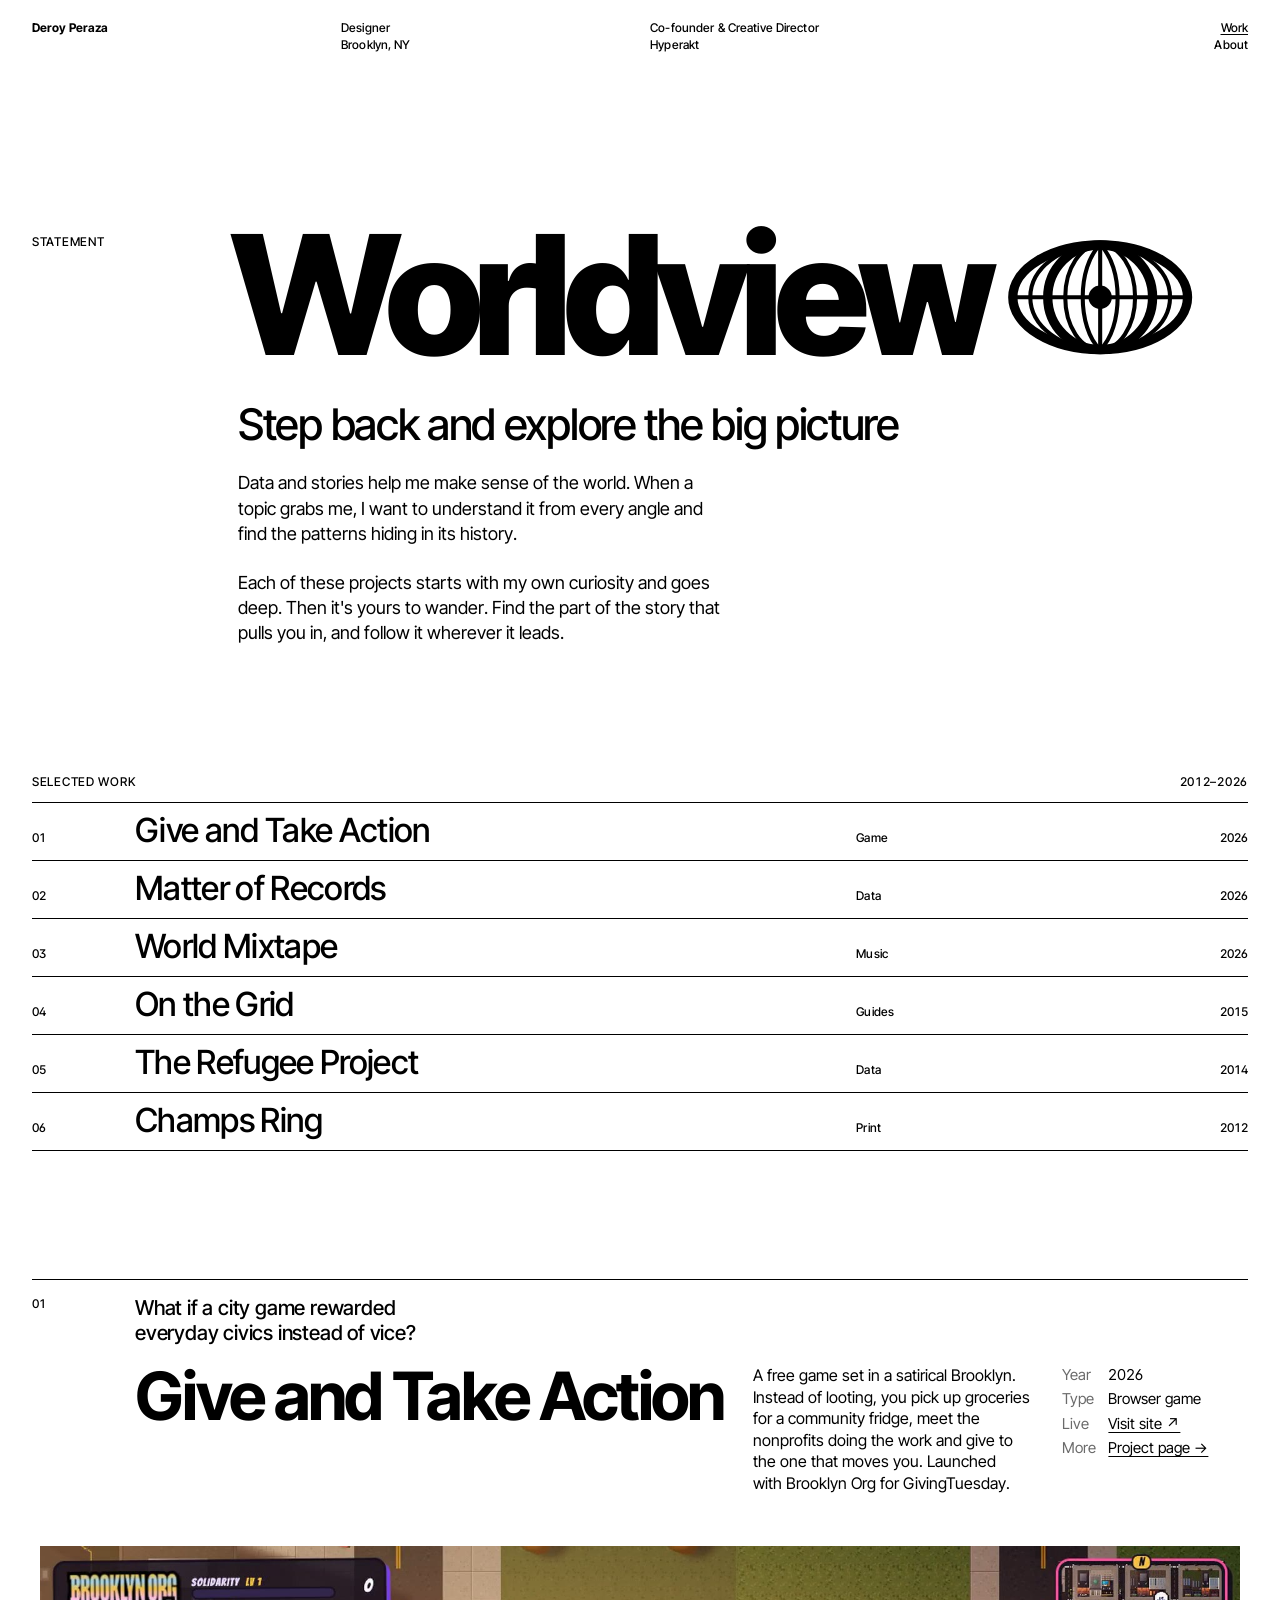
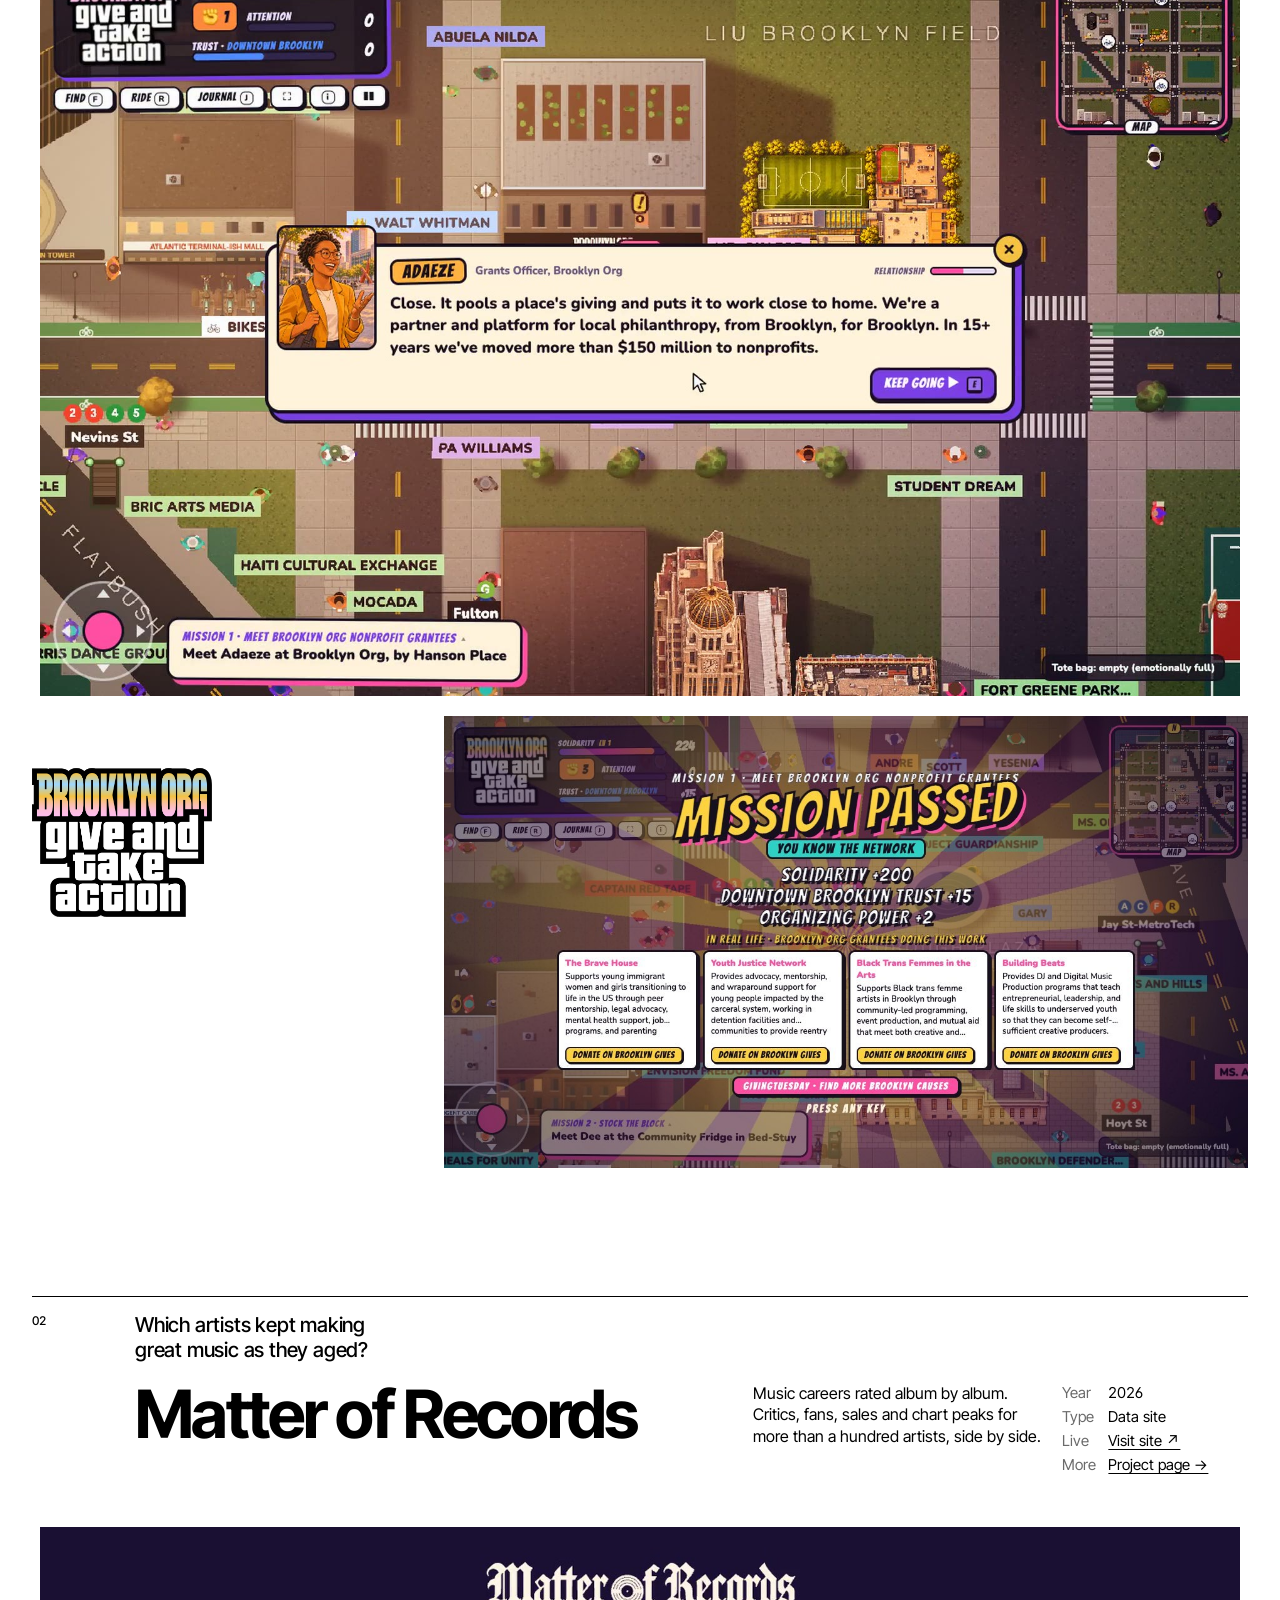
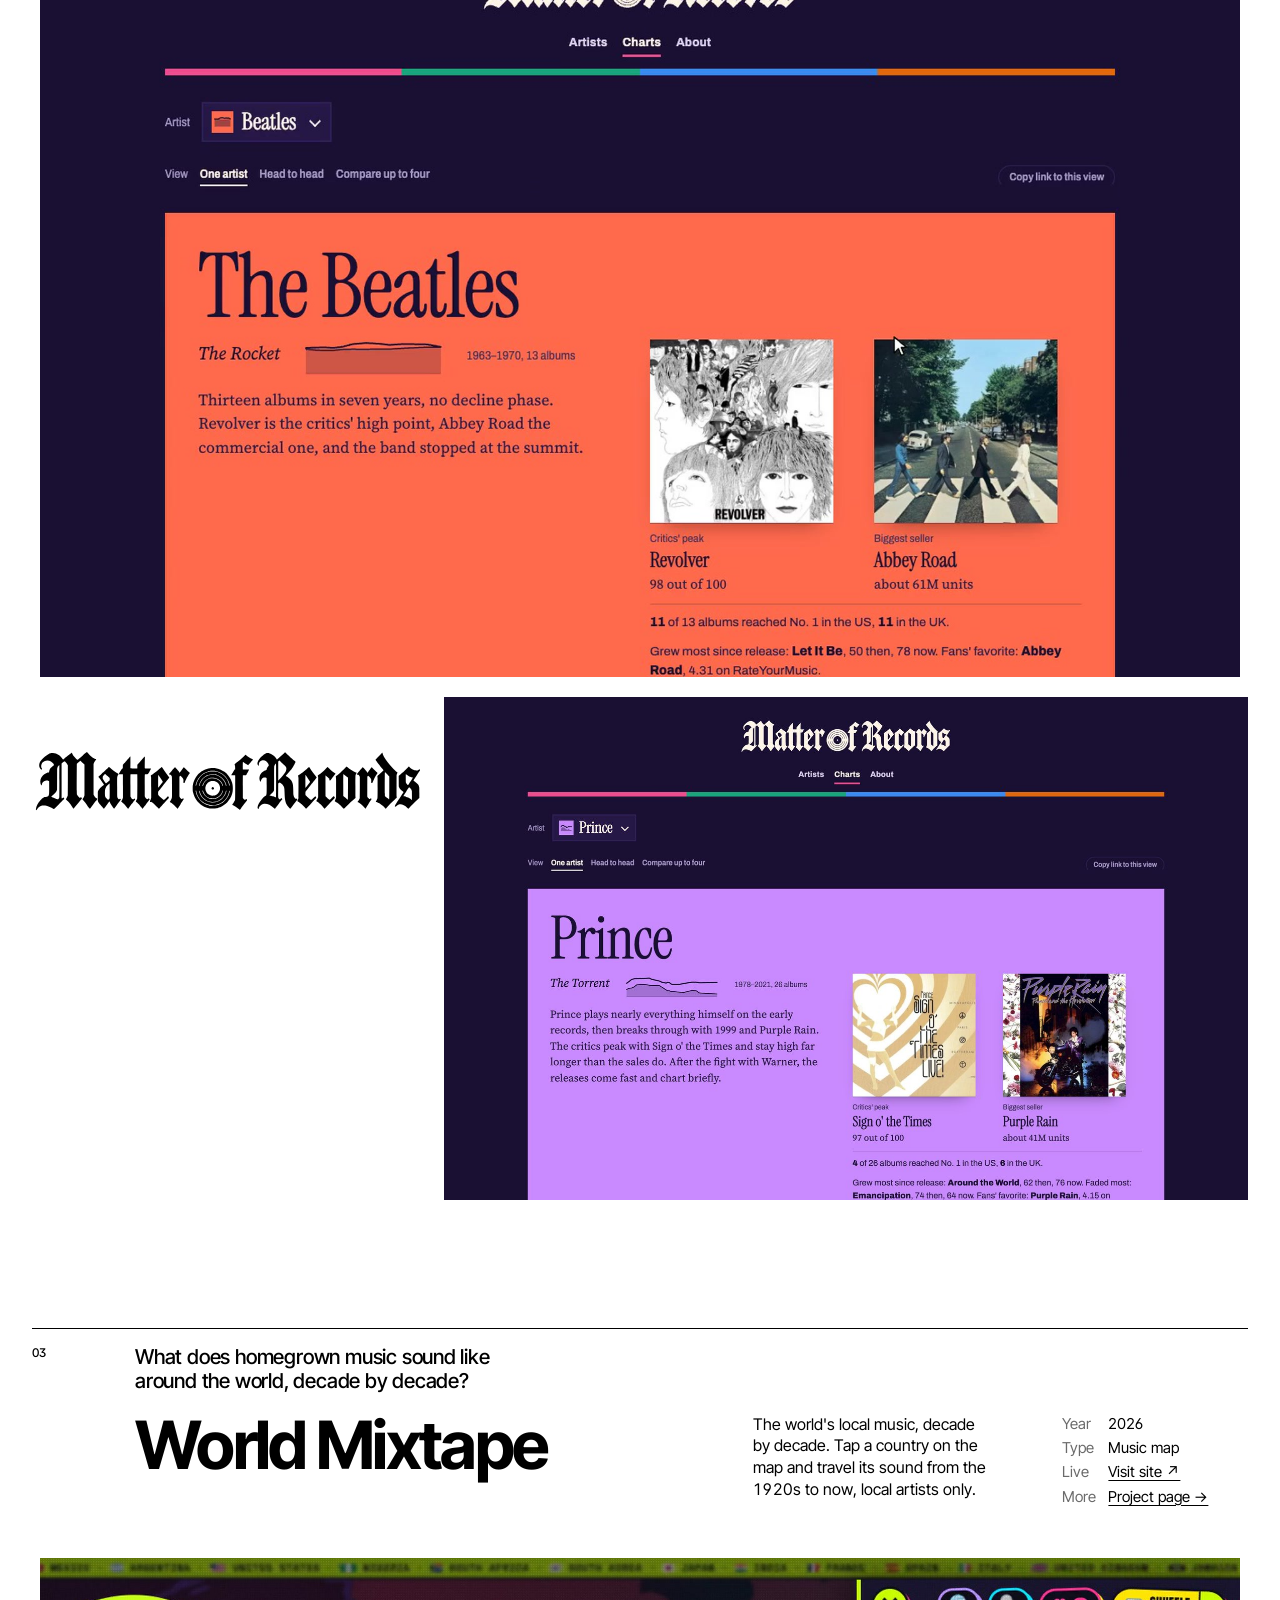
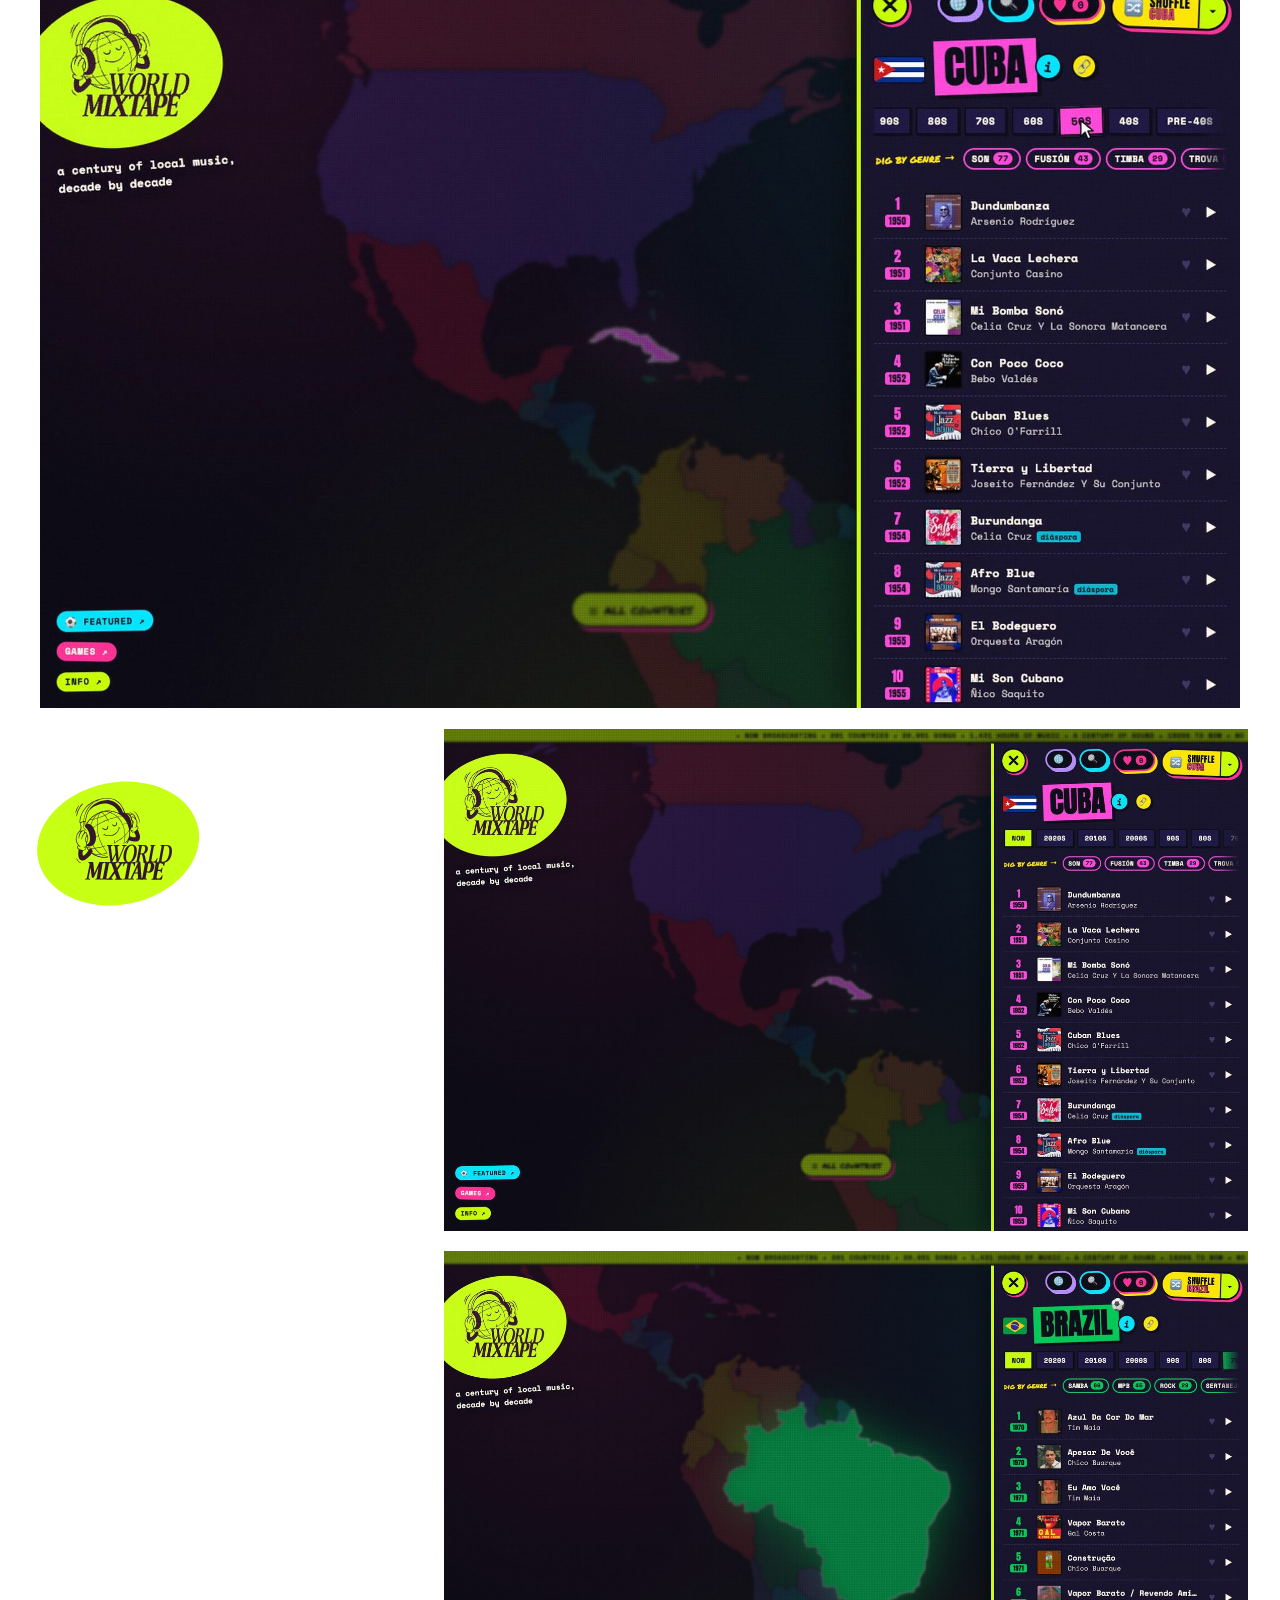
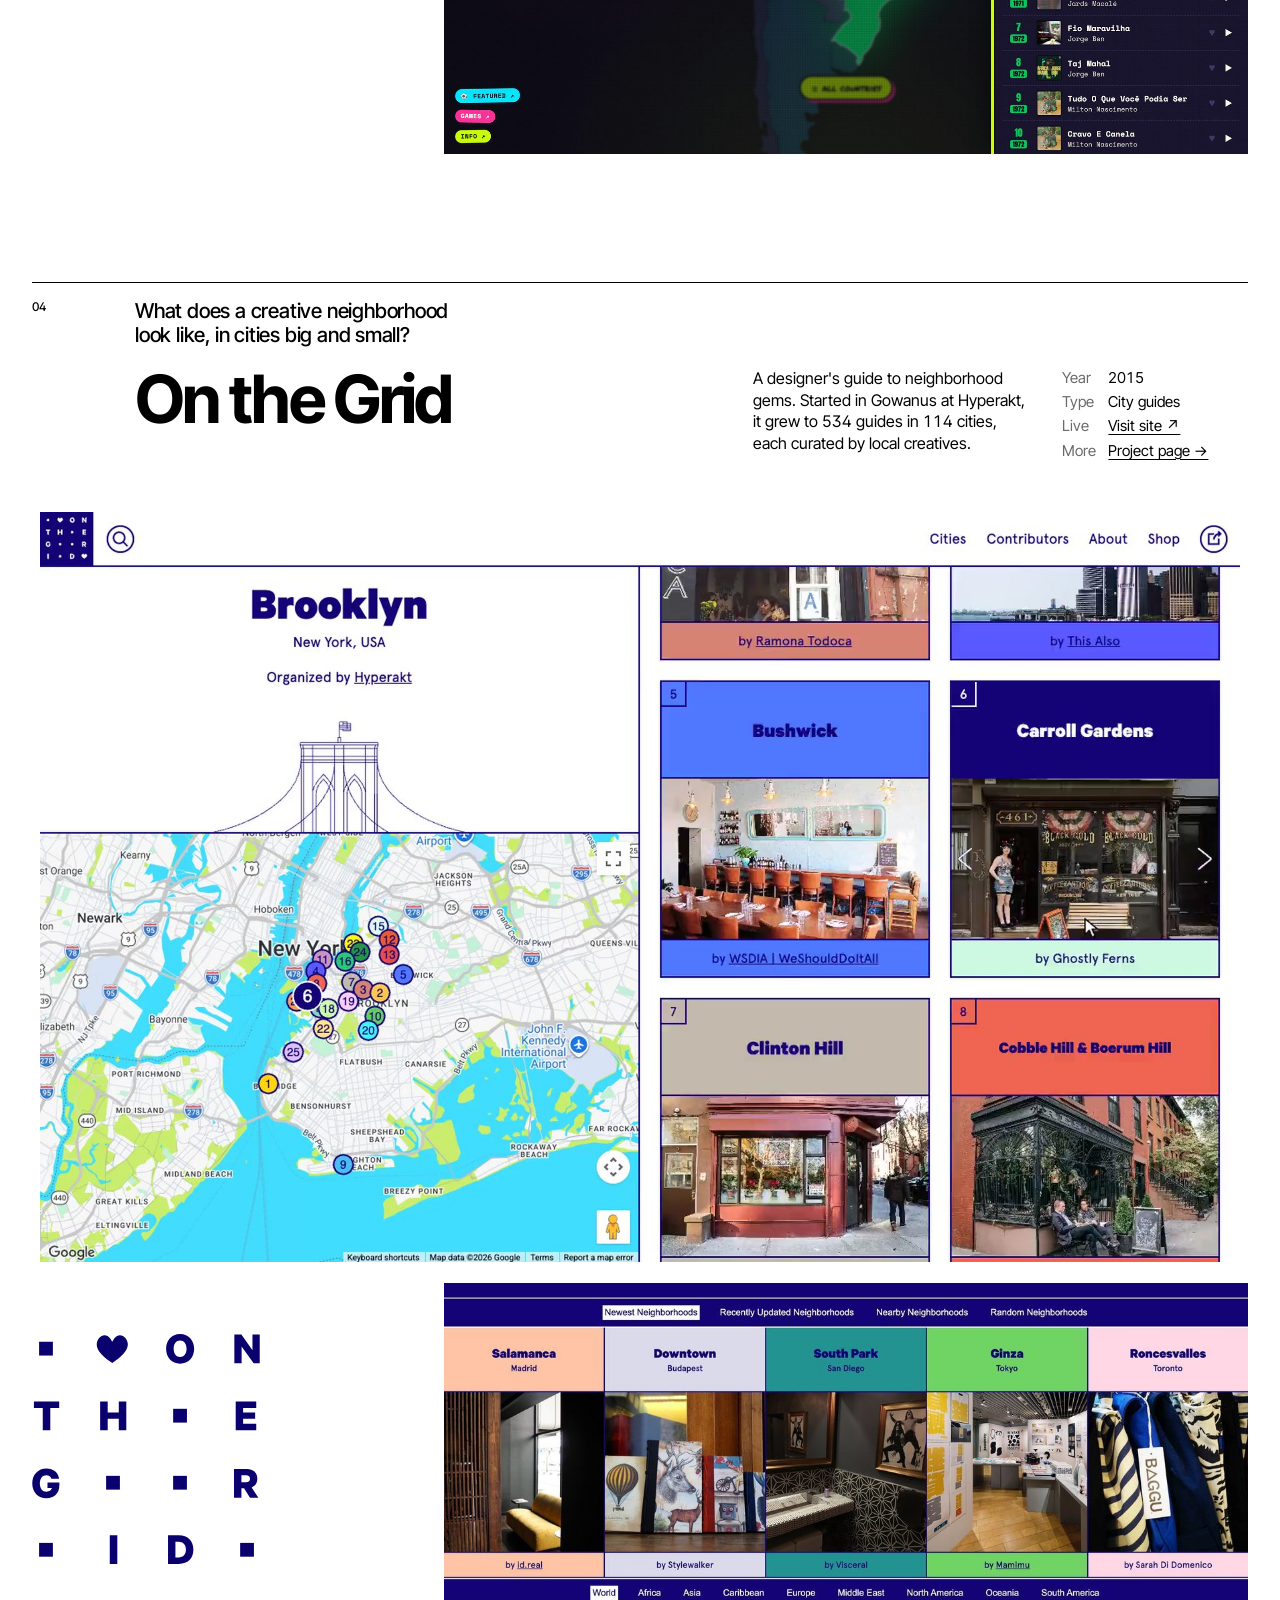
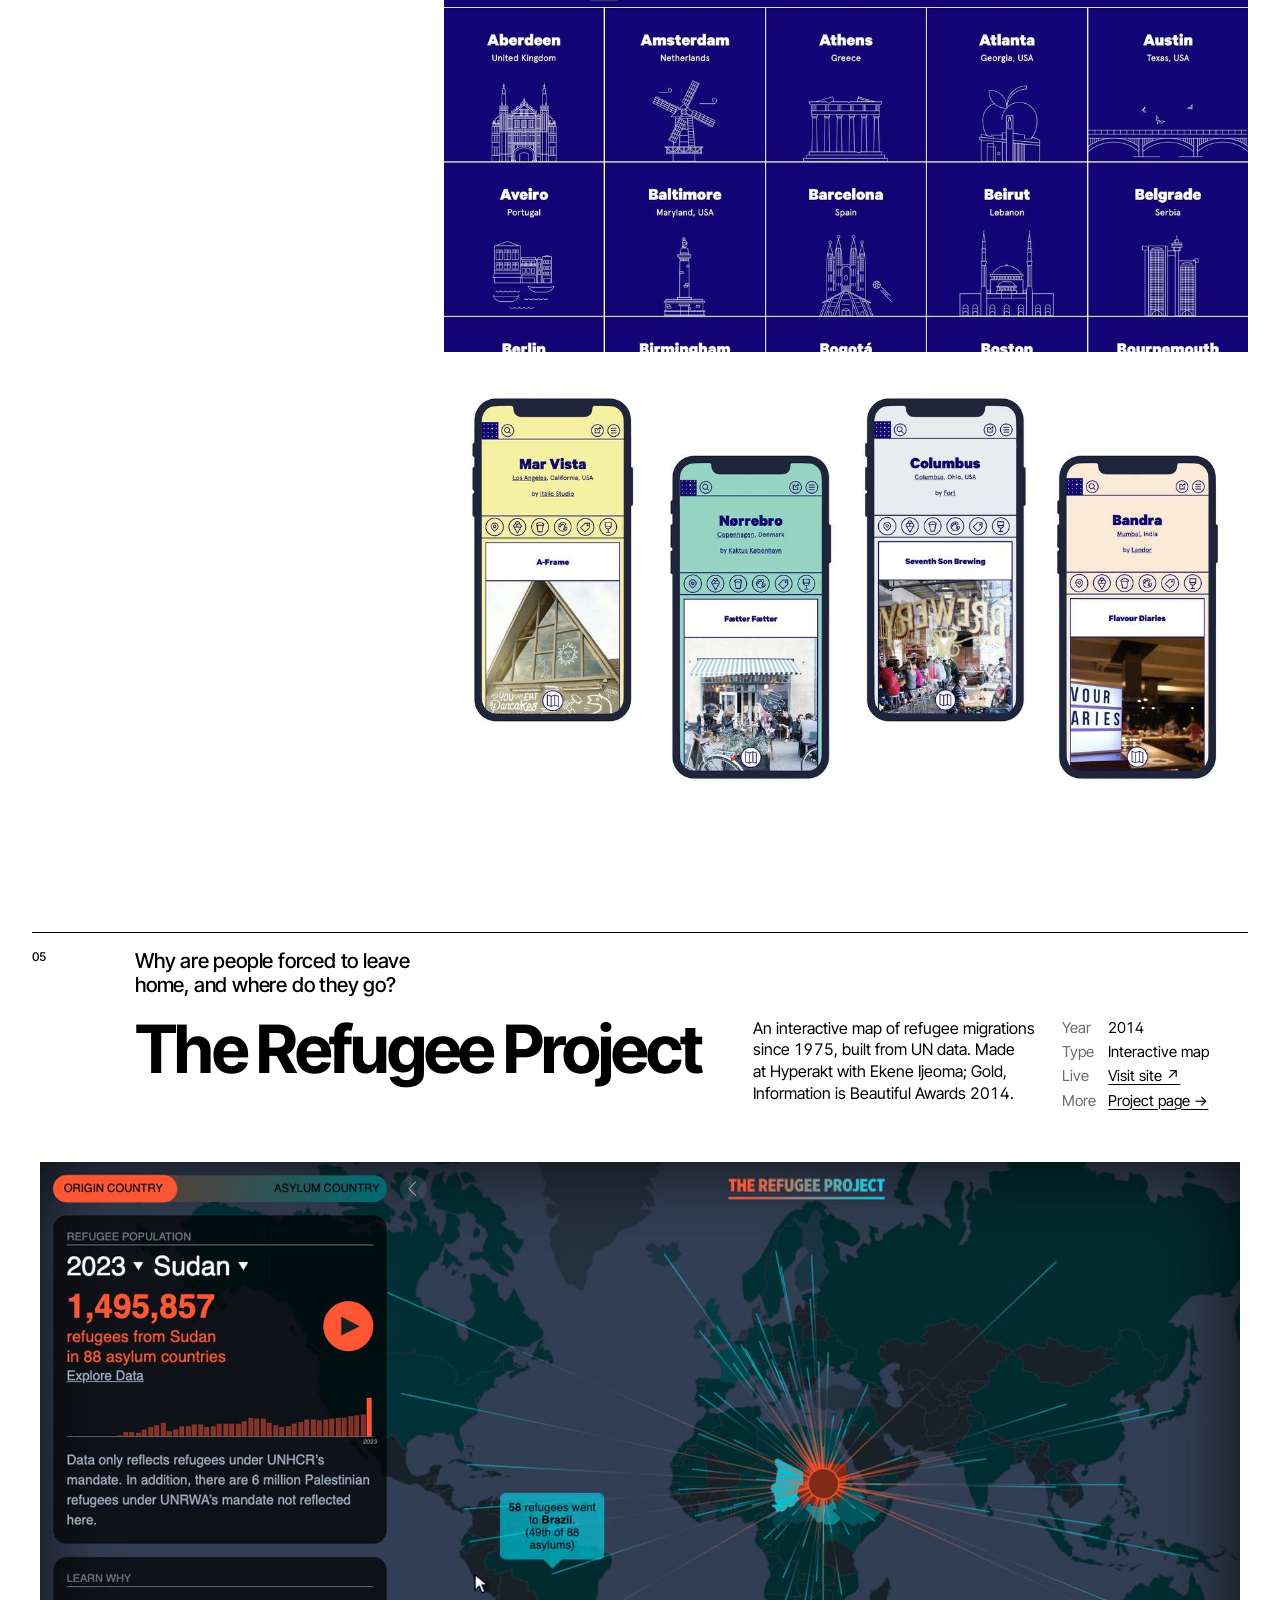
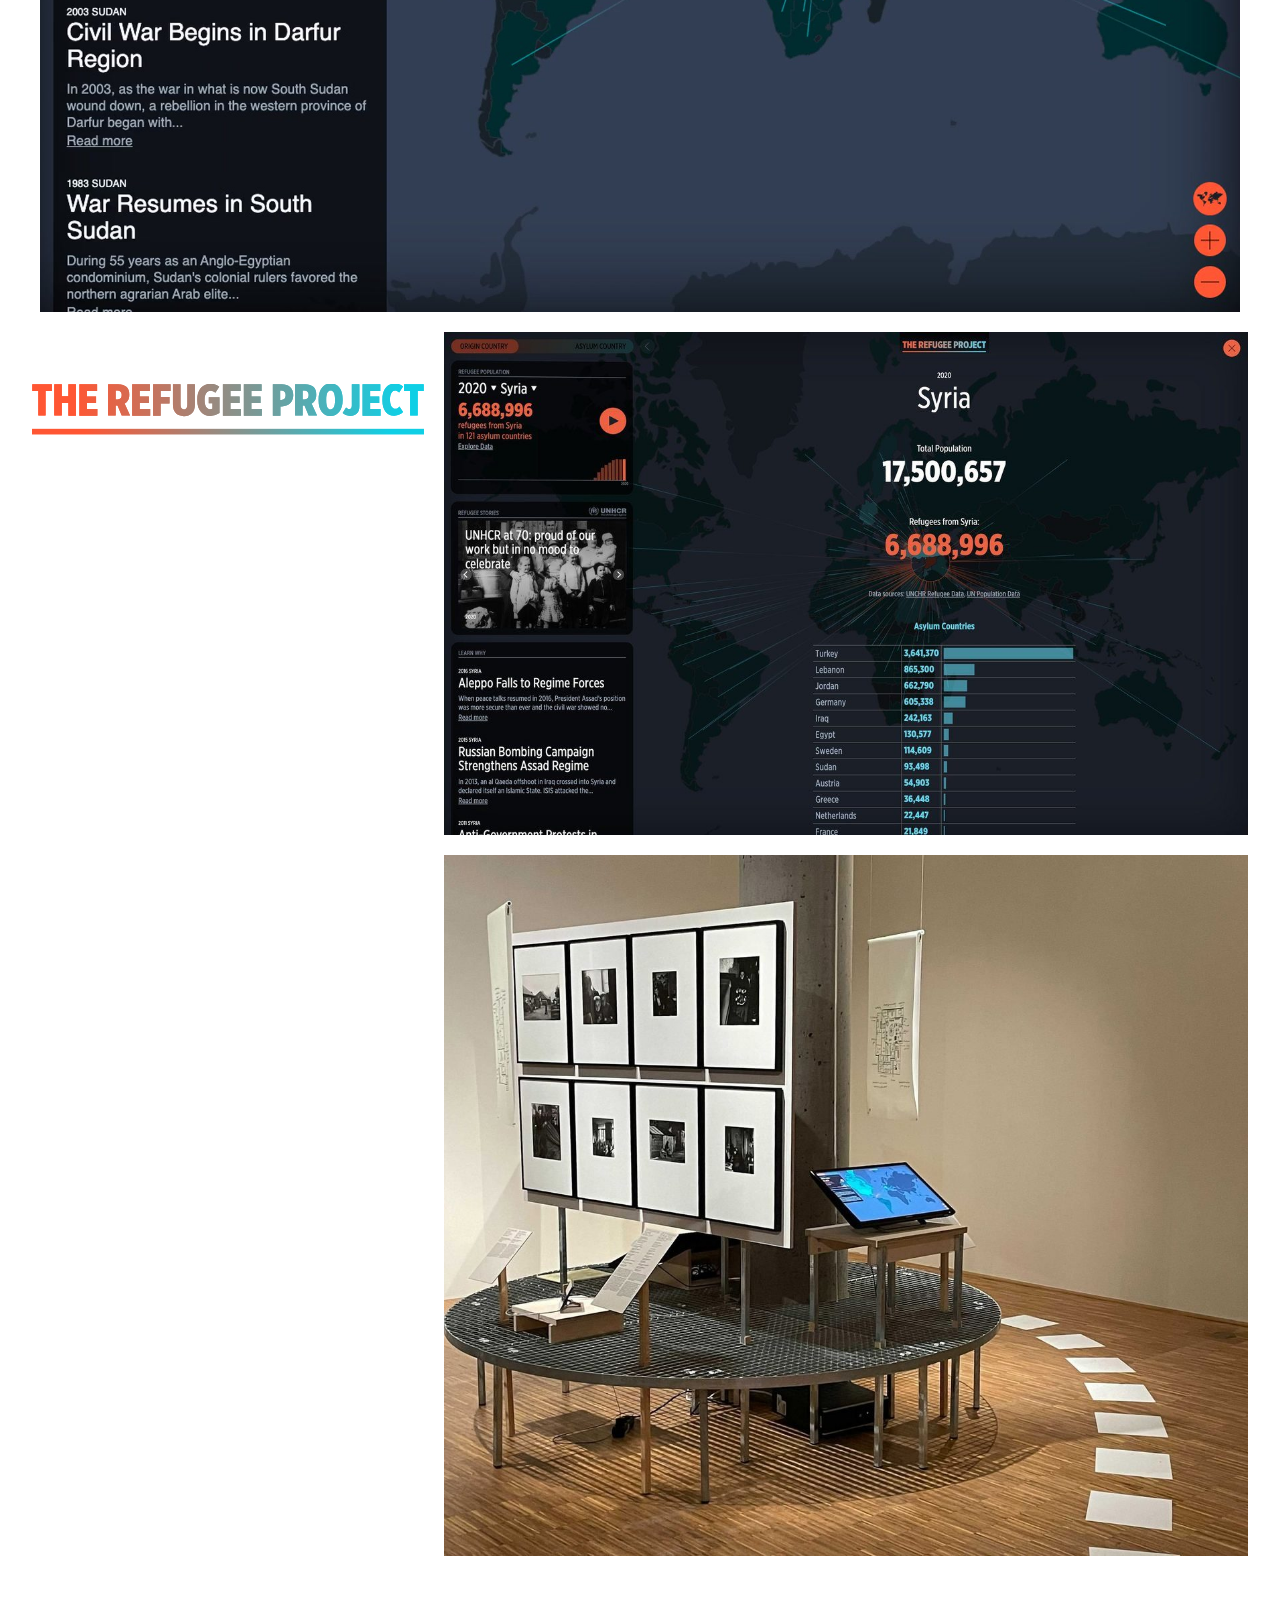
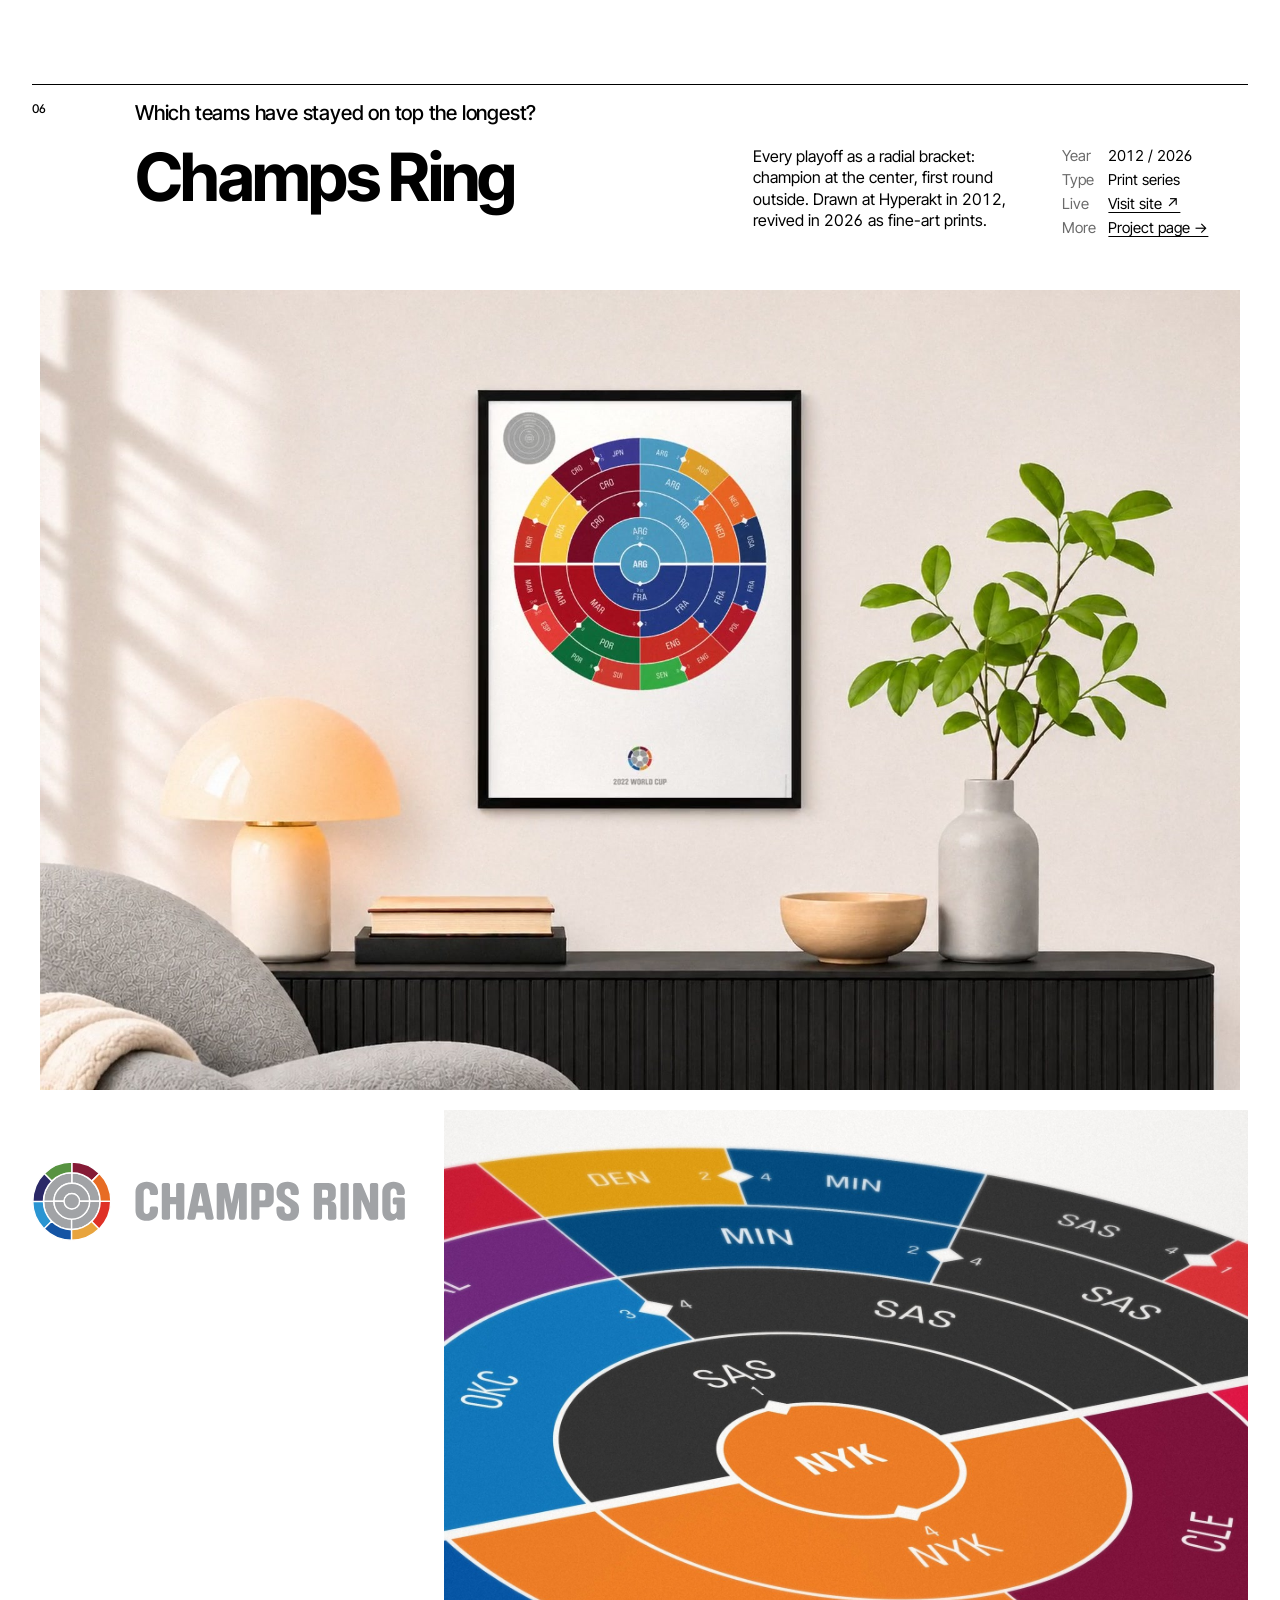
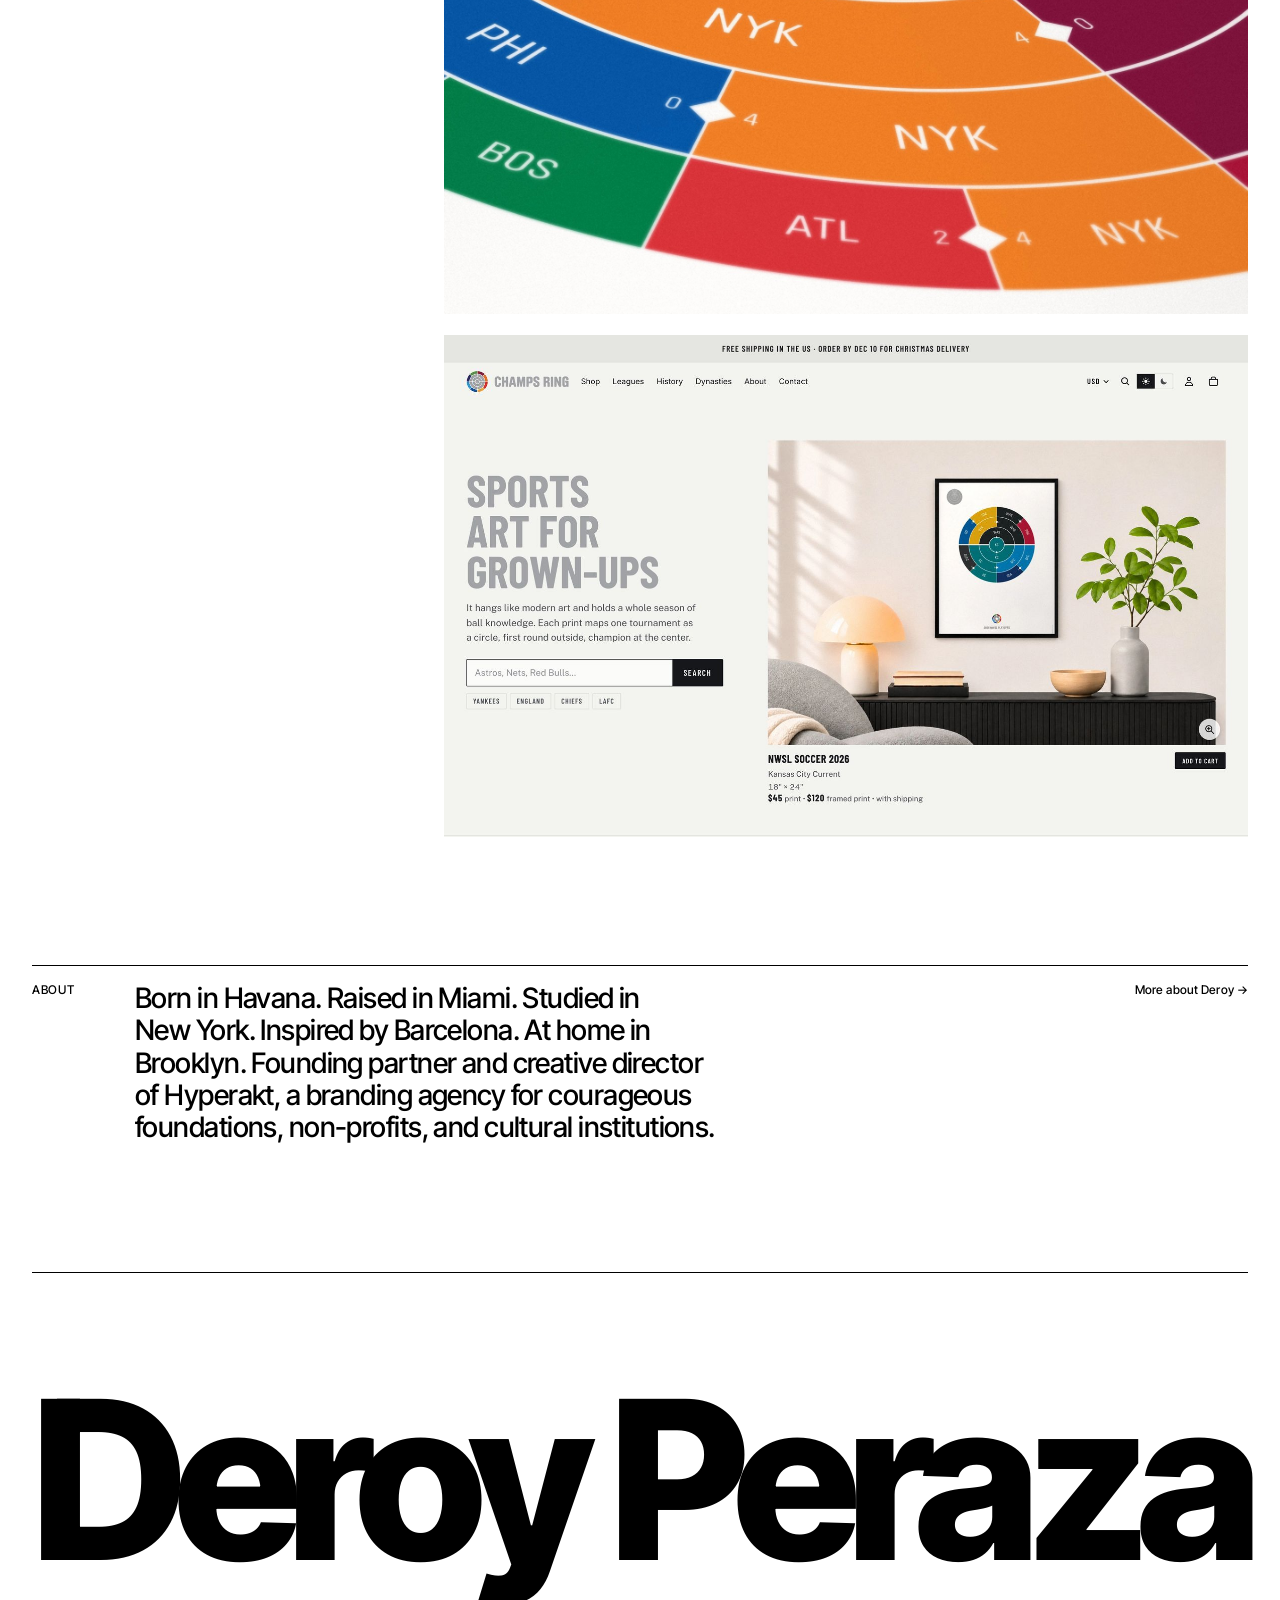
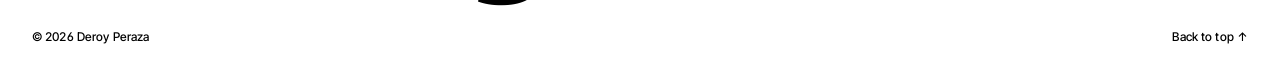
<file: index.html>
<!doctype html>
<html lang="en">
<head>
<meta charset="utf-8">
<meta name="viewport" content="width=device-width, initial-scale=1, viewport-fit=cover">
<title>Deroy Peraza</title>
<meta name="description" content="Deroy Peraza: Worldview. Selected projects, 2012–2026.">
<link rel="preconnect" href="https://fonts.googleapis.com">
<link rel="preconnect" href="https://fonts.gstatic.com" crossorigin>
<link href="https://fonts.googleapis.com/css2?family=Inter+Tight:ital,wght@0,400;0,500;0,700;0,800;1,400&display=swap" rel="stylesheet">
<link rel="stylesheet" href="styles.css">
</head>
<body>
<header class="top grid">
  <a class="mark" href="index.html">Deroy Peraza</a>
  <p class="meta m1">Designer<br>Brooklyn, NY</p>
  <p class="meta m2">Co-founder &amp; Creative Director<br><a href="https://www.hyperakt.com">Hyperakt</a></p>
  <nav class="meta nav"><a aria-current="page" href="index.html#work">Work</a><br><a href="about.html">About</a></nav>
</header>

<section class="outsights" aria-labelledby="outsights-title">
  <div class="grid">
    <p class="label">Statement</p>
    <h1 id="outsights-title">Worldview<span class="wv-mark" aria-hidden="true"><svg xmlns="http://www.w3.org/2000/svg" viewBox="0 0 160 100" fill="none" stroke="currentColor">
  <path d="M5 50H155" stroke-width="3.5"/>
  <path d="M80 5V95" stroke-width="3.5"/>
  <ellipse cx="80" cy="50" rx="60" ry="45" stroke-width="3.5"/>
  <ellipse cx="80" cy="50" rx="30" ry="45" stroke-width="3.5"/>
  <path d="M80 5C100 24 100 76 80 95C60 76 60 24 80 5Z" stroke-width="3.5" stroke-linejoin="round"/>
  <ellipse cx="80" cy="50" rx="45" ry="45" stroke-width="8"/>
  <ellipse cx="80" cy="50" rx="75" ry="45" stroke-width="8"/>
  <circle cx="80" cy="50" r="10" fill="currentColor" stroke="none"/>
</svg></span></h1>
    <p class="lead">Step back and explore the big picture</p>
    <p class="body">Data and stories help me make sense of the world. When a topic grabs me, I want to understand it from every angle and find the patterns hiding in its history.</p>
    <p class="body">Each of these projects starts with my own curiosity and goes deep. Then it&#x27;s yours to wander. Find the part of the story that pulls you in, and follow it wherever it leads.</p>
  </div>
</section>

<section class="index grid" id="work" aria-label="Index">
  <p class="label">Selected work</p>
  <p class="label right">2012–2026</p>
  <ol class="index-list">
    <li><a href="#give-and-take-action"><span class="n">01</span><span class="t">Give and Take Action</span><span class="k">Game</span><span class="y">2026</span></a></li>
    <li><a href="#matter-of-records"><span class="n">02</span><span class="t">Matter of Records</span><span class="k">Data</span><span class="y">2026</span></a></li>
    <li><a href="#world-mixtape"><span class="n">03</span><span class="t">World Mixtape</span><span class="k">Music</span><span class="y">2026</span></a></li>
    <li><a href="#on-the-grid"><span class="n">04</span><span class="t">On the Grid</span><span class="k">Guides</span><span class="y">2015</span></a></li>
    <li><a href="#the-refugee-project"><span class="n">05</span><span class="t">The Refugee Project</span><span class="k">Data</span><span class="y">2014</span></a></li>
    <li><a href="#champs-ring"><span class="n">06</span><span class="t">Champs Ring</span><span class="k">Print</span><span class="y">2012</span></a></li>
  </ol>
</section>

<main>
<article class="project" id="give-and-take-action">
  <div class="head grid">
    <p class="num">01</p>
    <p class="q">What if a city game rewarded everyday civics instead of vice?</p>
    <h2><a href="work/give-and-take-action.html">Give and Take Action</a></h2>
    <p class="desc">A free game set in a satirical Brooklyn. Instead of looting, you pick up groceries for a community fridge, meet the nonprofits doing the work and give to the one that moves you. Launched with Brooklyn Org for GivingTuesday.</p>
    <dl class="facts">
      <dt>Year</dt><dd>2026</dd>
      <dt>Type</dt><dd>Browser game</dd>
      <dt>Live</dt><dd><a href="https://giveandtakeaction.org/">Visit site&nbsp;↗</a></dd>
      <dt>More</dt><dd><a href="work/give-and-take-action.html">Project page&nbsp;→</a></dd>
    </dl>
  </div>
  <figure class="hero"><a href="work/give-and-take-action.html"><video data-src="img/gta-hero.mp4" poster="img/gta-hero.jpg" width="1920" height="1200" muted loop playsinline preload="none" aria-label="The game from the title screen to Brooklyn Org, where Adaeze, a grants officer, explains what a community foundation does, then Shirley Chisholm on how she ran for Congress"></video></a></figure>
  <div class="more grid">
    <div class="logo-cell"><a href="https://giveandtakeaction.org/" class="logo-link"><img class="logo" src="logos/gta.png" style="--lw:180px" alt="Give and Take Action logo"></a></div>
    <div class="stack">
      <figure><img src="img/gta-2.jpg" width="1280" height="720" alt="Mission Passed: the real Brooklyn Org grantees doing the work, each with a link to donate on Brooklyn Gives" loading="lazy"></figure>
    </div>
  </div>
</article>

<article class="project" id="matter-of-records">
  <div class="head grid">
    <p class="num">02</p>
    <p class="q">Which artists kept making great music as they aged?</p>
    <h2><a href="work/matter-of-records.html">Matter of Records</a></h2>
    <p class="desc">Music careers rated album by album. Critics, fans, sales and chart peaks for more than a hundred artists, side by side.</p>
    <dl class="facts">
      <dt>Year</dt><dd>2026</dd>
      <dt>Type</dt><dd>Data site</dd>
      <dt>Live</dt><dd><a href="https://deroyperaza.github.io/matter-of-records/">Visit site&nbsp;↗</a></dd>
      <dt>More</dt><dd><a href="work/matter-of-records.html">Project page&nbsp;→</a></dd>
    </dl>
  </div>
  <figure class="hero"><a href="work/matter-of-records.html"><video data-src="img/mor-hero.mp4" poster="img/mor-hero.jpg" width="1920" height="1200" muted loop playsinline preload="none" aria-label="Switching the Top 20 Ever between critics, fans, sales and chart peaks, then opening The Beatles&#x27; career"></video></a></figure>
  <div class="more grid">
    <div class="logo-cell"><a href="https://deroyperaza.github.io/matter-of-records/" class="logo-link"><img class="logo" src="logos/mor.svg" style="--lw:424px" alt="Matter of Records logo"></a></div>
    <div class="stack">
      <figure><img src="img/mor-2.jpg" width="1600" height="1000" alt="Prince&#x27;s career card on Matter of Records" loading="lazy"></figure>
    </div>
  </div>
</article>

<article class="project" id="world-mixtape">
  <div class="head grid">
    <p class="num">03</p>
    <p class="q">What does homegrown music sound like around the world, decade by decade?</p>
    <h2><a href="work/world-mixtape.html">World Mixtape</a></h2>
    <p class="desc">The world&#x27;s local music, decade by decade. Tap a country on the map and travel its sound from the 1920s to now, local artists only.</p>
    <dl class="facts">
      <dt>Year</dt><dd>2026</dd>
      <dt>Type</dt><dd>Music map</dd>
      <dt>Live</dt><dd><a href="https://worldmixtape.com/">Visit site&nbsp;↗</a></dd>
      <dt>More</dt><dd><a href="work/world-mixtape.html">Project page&nbsp;→</a></dd>
    </dl>
  </div>
  <figure class="hero"><a href="work/world-mixtape.html"><video data-src="img/wmt-hero.mp4" poster="img/wmt-hero.jpg" width="1920" height="1200" muted loop playsinline preload="none" aria-label="Clicking Cuba on the map, choosing the 1950s playlist, then opening Cuba&#x27;s country info"></video></a></figure>
  <div class="more grid">
    <div class="logo-cell"><a href="https://worldmixtape.com/" class="logo-link"><img class="logo" src="logos/wmt.svg" style="--lw:177px" alt="World Mixtape logo"></a></div>
    <div class="stack">
      <figure><img src="img/wmt-2.jpg" width="1600" height="1000" alt="World Mixtape playlist for Cuba in the 1950s" loading="lazy"></figure>
      <figure><img src="img/wmt-3.jpg" width="1600" height="1000" alt="World Mixtape playlist for Brazil in the 1970s" loading="lazy"></figure>
    </div>
  </div>
</article>

<article class="project" id="on-the-grid">
  <div class="head grid">
    <p class="num">04</p>
    <p class="q">What does a creative neighborhood look like, in cities big and small?</p>
    <h2><a href="work/on-the-grid.html">On the Grid</a></h2>
    <p class="desc">A designer&#x27;s guide to neighborhood gems. Started in Gowanus at Hyperakt, it grew to 534 guides in 114 cities, each curated by local creatives.</p>
    <dl class="facts">
      <dt>Year</dt><dd>2015</dd>
      <dt>Type</dt><dd>City guides</dd>
      <dt>Live</dt><dd><a href="https://onthegrid.city/">Visit site&nbsp;↗</a></dd>
      <dt>More</dt><dd><a href="work/on-the-grid.html">Project page&nbsp;→</a></dd>
    </dl>
  </div>
  <figure class="hero"><a href="work/on-the-grid.html"><video data-src="img/otg-hero.mp4" poster="img/otg-hero.jpg" width="1920" height="1200" muted loop playsinline preload="none" aria-label="From the Brooklyn city page into the Carroll Gardens guide, then a place&#x27;s photo essay"></video></a></figure>
  <div class="more grid">
    <div class="logo-cell"><a href="https://onthegrid.city/" class="logo-link"><img class="logo" src="logos/otg.svg" style="--lw:228px" alt="On the Grid logo"></a></div>
    <div class="stack">
      <figure><img src="img/otg-2.jpg" width="1200" height="1000" alt="Neighborhood tiles and city landmark drawings on indigo" loading="lazy"></figure>
      <figure><img src="img/otg-3.jpg" width="1200" height="643" alt="Four neighborhood guides on phones, each in its guide color" loading="lazy"></figure>
    </div>
  </div>
</article>

<article class="project" id="the-refugee-project">
  <div class="head grid">
    <p class="num">05</p>
    <p class="q">Why are people forced to leave home, and where do they go?</p>
    <h2><a href="work/the-refugee-project.html">The Refugee Project</a></h2>
    <p class="desc">An interactive map of refugee migrations since 1975, built from UN data. Made at Hyperakt with Ekene Ijeoma; Gold, Information is Beautiful Awards 2014.</p>
    <dl class="facts">
      <dt>Year</dt><dd>2014</dd>
      <dt>Type</dt><dd>Interactive map</dd>
      <dt>Live</dt><dd><a href="https://www.therefugeeproject.org/">Visit site&nbsp;↗</a></dd>
      <dt>More</dt><dd><a href="work/the-refugee-project.html">Project page&nbsp;→</a></dd>
    </dl>
  </div>
  <figure class="hero"><a href="work/the-refugee-project.html"><video data-src="img/trp-hero.mp4" poster="img/trp-hero.jpg" width="1920" height="1200" muted loop playsinline preload="none" aria-label="Hovering Syria and Ukraine, then clicking Sudan on The Refugee Project&#x27;s 2023 map to see its refugee flows and stories"></video></a></figure>
  <div class="more grid">
    <div class="logo-cell"><a href="https://www.therefugeeproject.org/" class="logo-link"><img class="logo" src="logos/trp.svg" style="--lw:430px" alt="The Refugee Project wordmark"></a></div>
    <div class="stack">
      <figure><img src="img/trp-2.jpg" width="1200" height="750" alt="Country view for Syria with asylum countries" loading="lazy"></figure>
      <figure><img src="img/trp-3.jpg" width="1200" height="1046" alt="The Refugee Project in an exhibition in Hamburg" loading="lazy"></figure>
    </div>
  </div>
</article>

<article class="project" id="champs-ring">
  <div class="head grid">
    <p class="num">06</p>
    <p class="q">Which teams have stayed on top the longest?</p>
    <h2><a href="work/champs-ring.html">Champs Ring</a></h2>
    <p class="desc">Every playoff as a radial bracket: champion at the center, first round outside. Drawn at Hyperakt in 2012, revived in 2026 as fine-art prints.</p>
    <dl class="facts">
      <dt>Year</dt><dd>2012 / 2026</dd>
      <dt>Type</dt><dd>Print series</dd>
      <dt>Live</dt><dd><a href="https://champsringprints.com/">Visit site&nbsp;↗</a></dd>
      <dt>More</dt><dd><a href="work/champs-ring.html">Project page&nbsp;→</a></dd>
    </dl>
  </div>
  <figure class="hero"><a href="work/champs-ring.html"><video data-src="img/cr-hero.mp4" poster="img/cr-hero.jpg" width="1920" height="1280" muted loop playsinline preload="none" aria-label="The champsringprints.com hero animation cycling through four brackets: World Cup 2022 and Women&#x27;s World Cup 2023 in White, NBA 2026 and Africa Cup of Nations 2023 in Black. Each bracket fills round by round, then the camera pulls back to the framed print"></video></a></figure>
  <div class="more grid">
    <div class="logo-cell"><a href="https://champsringprints.com/" class="logo-link"><img class="logo" src="logos/cr-horizontal.svg" style="--lw:375px" alt="Champs Ring logo"></a></div>
    <div class="stack">
      <figure><img src="img/cr-2.jpg" width="1800" height="1800" alt="Close-up of the NBA 2026 radial bracket" loading="lazy"></figure>
      <figure><img src="img/cr-3.jpg" width="1600" height="1000" alt="champsringprints.com home page" loading="lazy"></figure>
    </div>
  </div>
</article>

</main>

<section class="about-teaser grid" aria-label="About">
  <p class="label">About</p>
  <p class="bio">Born in Havana. Raised in Miami. Studied in New York. Inspired by Barcelona. At home in Brooklyn. Founding partner and creative director of Hyperakt, a branding agency for courageous foundations, non-profits, and cultural institutions.</p>
  <p class="meta links"><a href="about.html">More about Deroy&nbsp;→</a></p>
</section>
<footer class="foot">
  <p class="bigname" aria-hidden="true">Deroy Peraza</p>
  <div class="grid small">
    <p class="meta">© 2026 Deroy Peraza</p>
    <p class="meta right"><a href="#">Back to top ↑</a></p>
  </div>
</footer>
<script>
// Fit the footer name to the full measure.
(function(){var el=document.querySelector('.bigname');if(!el)return;
function fit(){el.style.fontSize='100px';var w=el.parentElement.clientWidth,r=el.scrollWidth;el.style.fontSize=(100*w/r*0.995)+'px';}
(document.fonts&&document.fonts.ready?document.fonts.ready:Promise.resolve()).then(fit);addEventListener('resize',fit);})();
// Motion heroes: load and play only while on screen; stills only for reduced motion.
(function(){var vs=[].slice.call(document.querySelectorAll('video[data-src]'));if(!vs.length)return;
if(matchMedia('(prefers-reduced-motion: reduce)').matches)return;
function load(v){if(!v.src){v.src=v.dataset.src;v.preload='auto';}}
function play(v){load(v);var p=v.play();if(p&&p.catch)p.catch(function(){});}
if(!('IntersectionObserver' in window)){vs.forEach(load);return;}
// fetch a little ahead so it's ready, but only play once at least half the video is on screen
var near=new IntersectionObserver(function(es){es.forEach(function(e){if(e.isIntersecting)load(e.target);});},{rootMargin:'400px 0px'});
var seen=new IntersectionObserver(function(es){es.forEach(function(e){if(e.intersectionRatio>=0.5)play(e.target);else e.target.pause();});},{threshold:[0,0.5]});
vs.forEach(function(v){near.observe(v);seen.observe(v);});})();
</script>
</body>
</html>
</file>
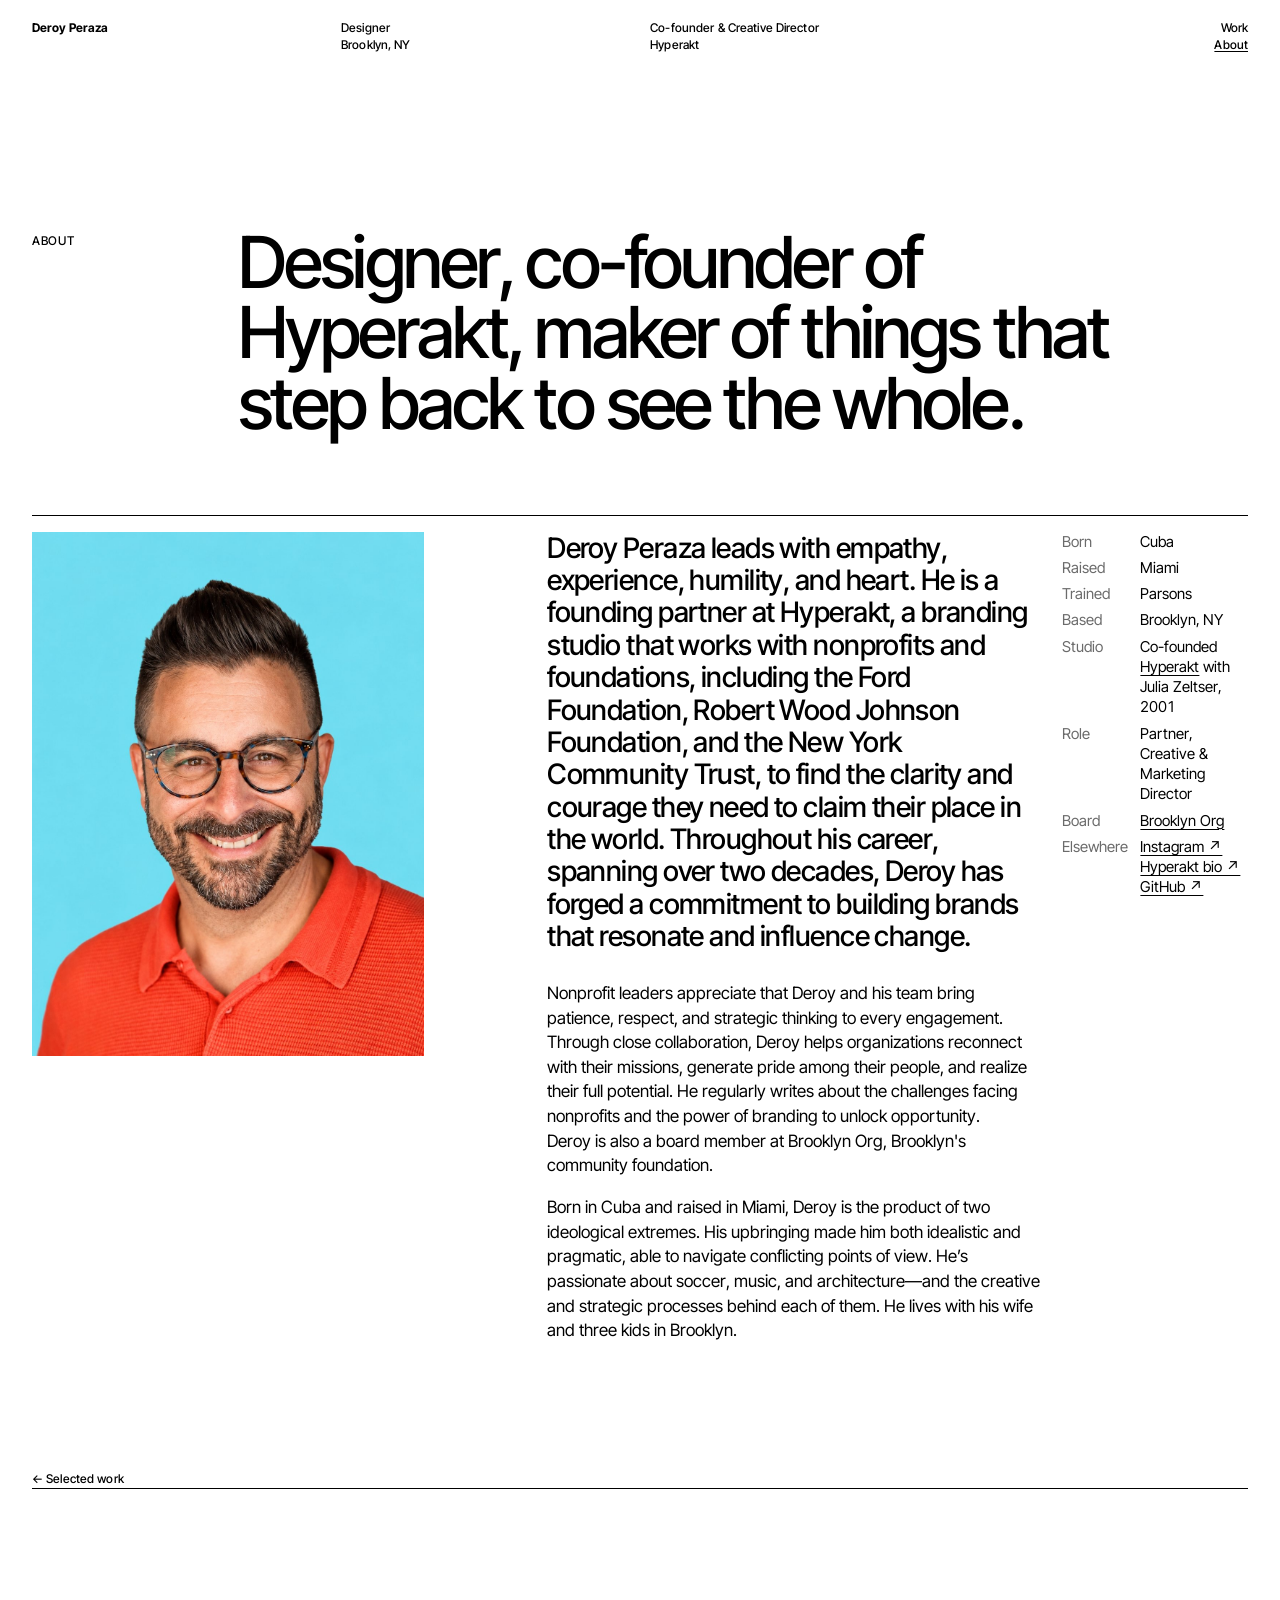
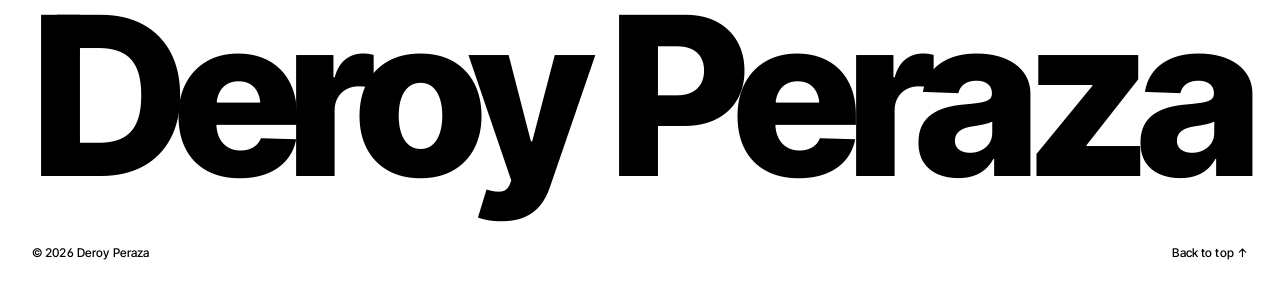
<file: about.html>
<!doctype html>
<html lang="en">
<head>
<meta charset="utf-8">
<meta name="viewport" content="width=device-width, initial-scale=1, viewport-fit=cover">
<title>About · Deroy Peraza</title>
<meta name="description" content="About Deroy Peraza, designer and co-founder of Hyperakt.">
<link rel="preconnect" href="https://fonts.googleapis.com">
<link rel="preconnect" href="https://fonts.gstatic.com" crossorigin>
<link href="https://fonts.googleapis.com/css2?family=Inter+Tight:ital,wght@0,400;0,500;0,700;0,800;1,400&display=swap" rel="stylesheet">
<link rel="stylesheet" href="styles.css">
</head>
<body>
<header class="top grid">
  <a class="mark" href="index.html">Deroy Peraza</a>
  <p class="meta m1">Designer<br>Brooklyn, NY</p>
  <p class="meta m2">Co-founder &amp; Creative Director<br><a href="https://www.hyperakt.com">Hyperakt</a></p>
  <nav class="meta nav"><a href="index.html#work">Work</a><br><a aria-current="page" href="about.html">About</a></nav>
</header>

<main class="aboutpage">
  <div class="grid intro-a">
    <p class="label">About</p>
    <h1>Designer, co-founder of Hyperakt, maker of things that step back to see the whole.</h1>
  </div>
  <div class="grid ab">
    <figure class="portrait"><img src="img/deroy.jpg" width="1084" height="1451" alt="Portrait of Deroy Peraza" loading="lazy"></figure>
    <div class="biotext">
    <p>Deroy Peraza leads with empathy, experience, humility, and heart. He is a founding partner at Hyperakt, a branding studio that works with nonprofits and foundations, including the Ford Foundation, Robert Wood Johnson Foundation, and the New York Community Trust, to find the clarity and courage they need to claim their place in the world. Throughout his career, spanning over two decades, Deroy has forged a commitment to building brands that resonate and influence change.</p>
    <p>Nonprofit leaders appreciate that Deroy and his team bring patience, respect, and strategic thinking to every engagement. Through close collaboration, Deroy helps organizations reconnect with their missions, generate pride among their people, and realize their full potential. He regularly writes about the challenges facing nonprofits and the power of branding to unlock opportunity. Deroy is also a board member at Brooklyn Org, Brooklyn&#x27;s community foundation.</p>
    <p>Born in Cuba and raised in Miami, Deroy is the product of two ideological extremes. His upbringing made him both idealistic and pragmatic, able to navigate conflicting points of view. He’s passionate about soccer, music, and architecture—and the creative and strategic processes behind each of them. He lives with his wife and three kids in Brooklyn.</p>
    </div>
    <dl class="facts afacts">
      <dt>Born</dt><dd>Cuba</dd>
      <dt>Raised</dt><dd>Miami</dd>
      <dt>Trained</dt><dd>Parsons</dd>
      <dt>Based</dt><dd>Brooklyn, NY</dd>
      <dt>Studio</dt><dd>Co-founded <a href="https://www.hyperakt.com">Hyperakt</a> with Julia Zeltser, 2001</dd>
      <dt>Role</dt><dd>Partner, Creative &amp; Marketing Director</dd>
      <dt>Board</dt><dd><a href="https://www.brooklyn.org">Brooklyn Org</a></dd>
      <dt>Elsewhere</dt><dd><a href="https://www.instagram.com/deroyperaza/">Instagram&nbsp;↗</a><br><a href="https://www.hyperakt.com/people/deroy-peraza">Hyperakt bio&nbsp;↗</a><br><a href="https://github.com/deroyperaza">GitHub&nbsp;↗</a></dd>
    </dl>
  </div>
  <div class="grid back">
    <p class="meta"><a href="index.html#work">← Selected work</a></p>
  </div>
</main>
<footer class="foot">
  <p class="bigname" aria-hidden="true">Deroy Peraza</p>
  <div class="grid small">
    <p class="meta">© 2026 Deroy Peraza</p>
    <p class="meta right"><a href="#">Back to top ↑</a></p>
  </div>
</footer>
<script>
// Fit the footer name to the full measure.
(function(){var el=document.querySelector('.bigname');if(!el)return;
function fit(){el.style.fontSize='100px';var w=el.parentElement.clientWidth,r=el.scrollWidth;el.style.fontSize=(100*w/r*0.995)+'px';}
(document.fonts&&document.fonts.ready?document.fonts.ready:Promise.resolve()).then(fit);addEventListener('resize',fit);})();
// Motion heroes: load and play only while on screen; stills only for reduced motion.
(function(){var vs=[].slice.call(document.querySelectorAll('video[data-src]'));if(!vs.length)return;
if(matchMedia('(prefers-reduced-motion: reduce)').matches)return;
function load(v){if(!v.src){v.src=v.dataset.src;v.preload='auto';}}
function play(v){load(v);var p=v.play();if(p&&p.catch)p.catch(function(){});}
if(!('IntersectionObserver' in window)){vs.forEach(load);return;}
// fetch a little ahead so it's ready, but only play once at least half the video is on screen
var near=new IntersectionObserver(function(es){es.forEach(function(e){if(e.isIntersecting)load(e.target);});},{rootMargin:'400px 0px'});
var seen=new IntersectionObserver(function(es){es.forEach(function(e){if(e.intersectionRatio>=0.5)play(e.target);else e.target.pause();});},{threshold:[0,0.5]});
vs.forEach(function(v){near.observe(v);seen.observe(v);});})();
</script>
</body>
</html>
</file>
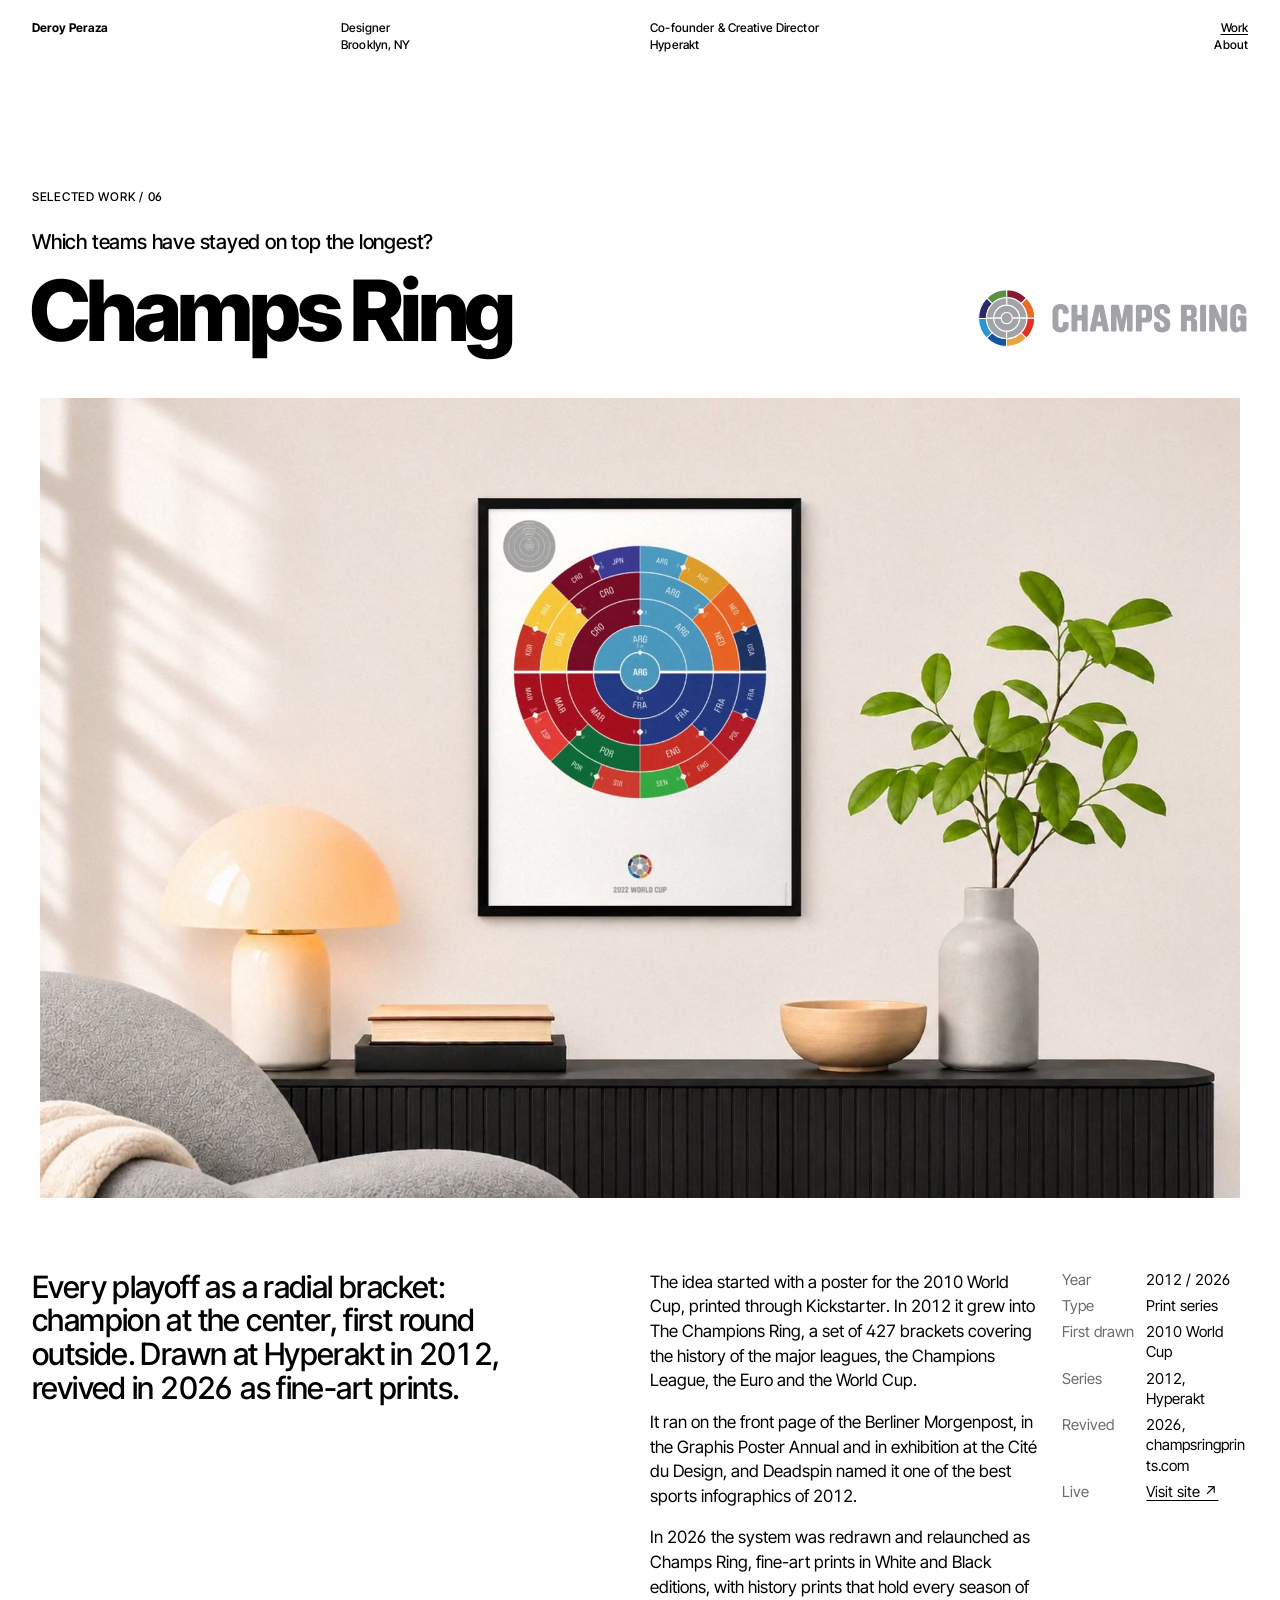
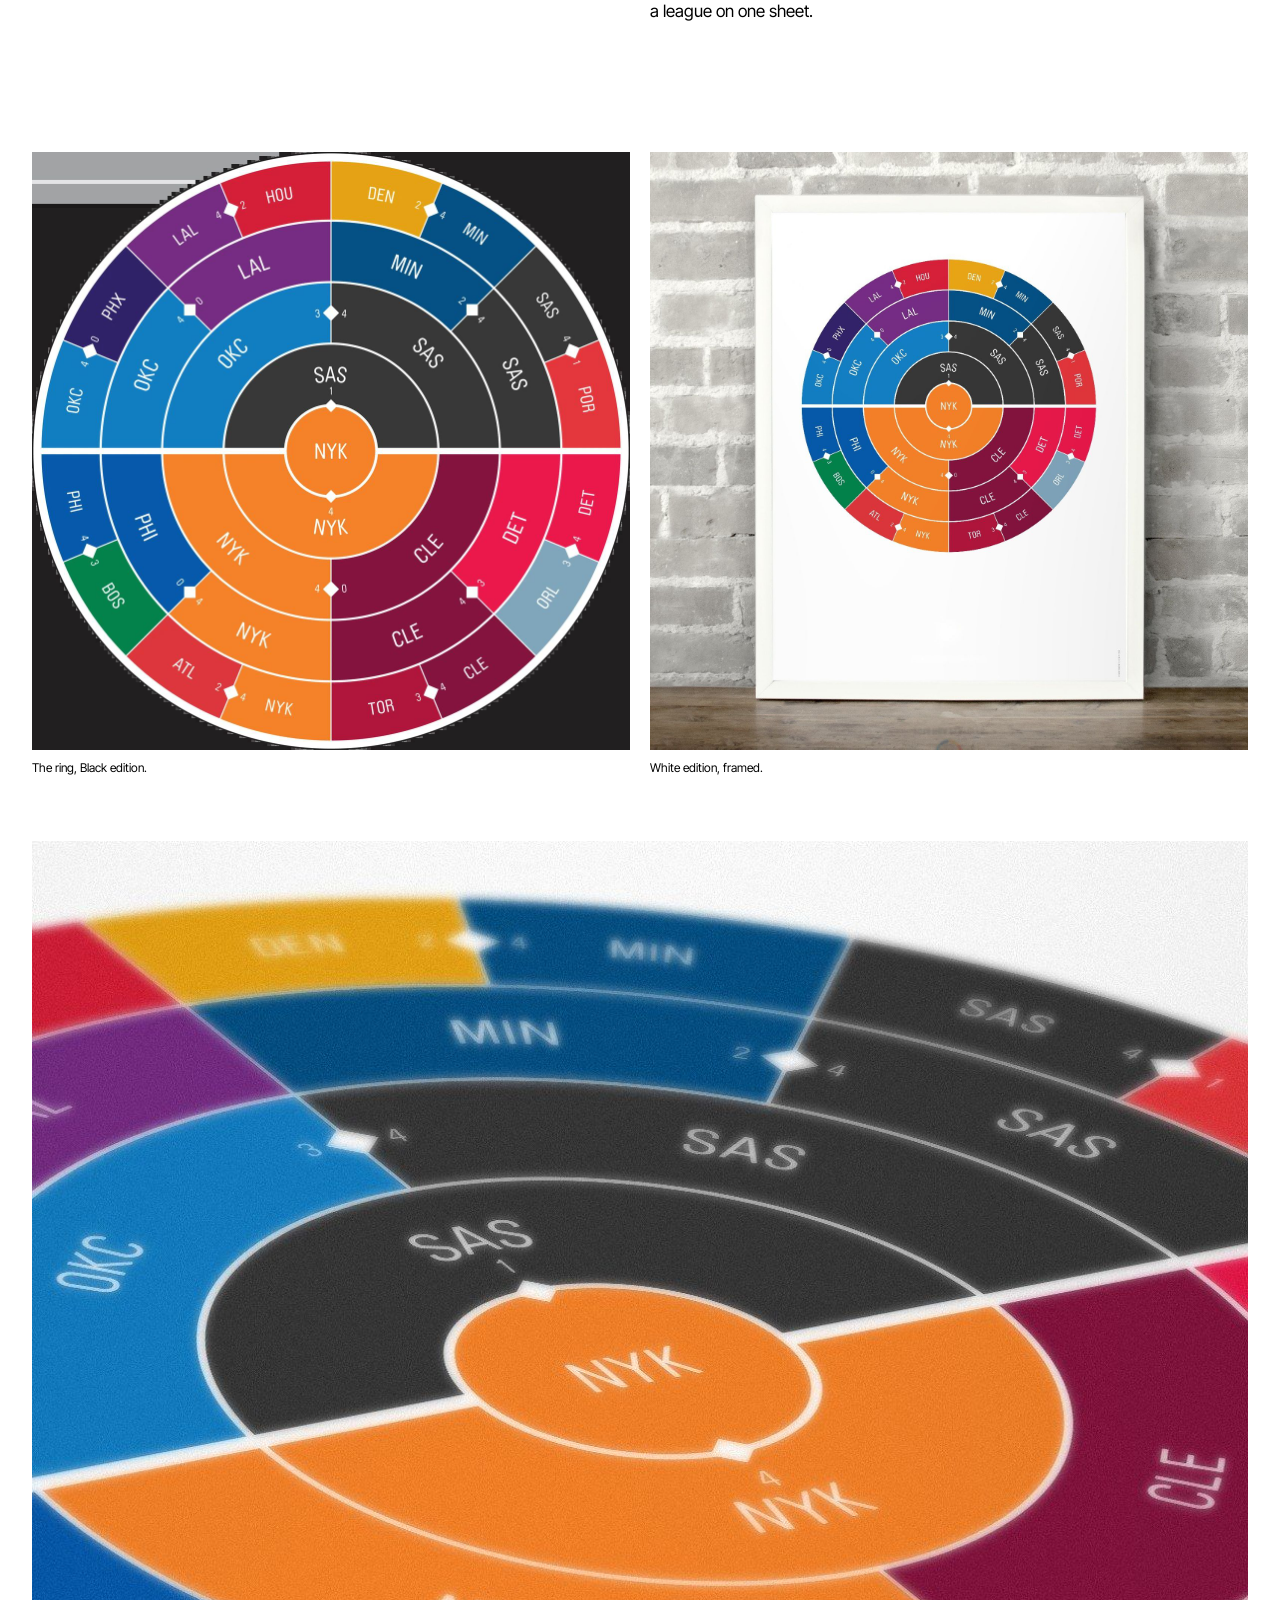
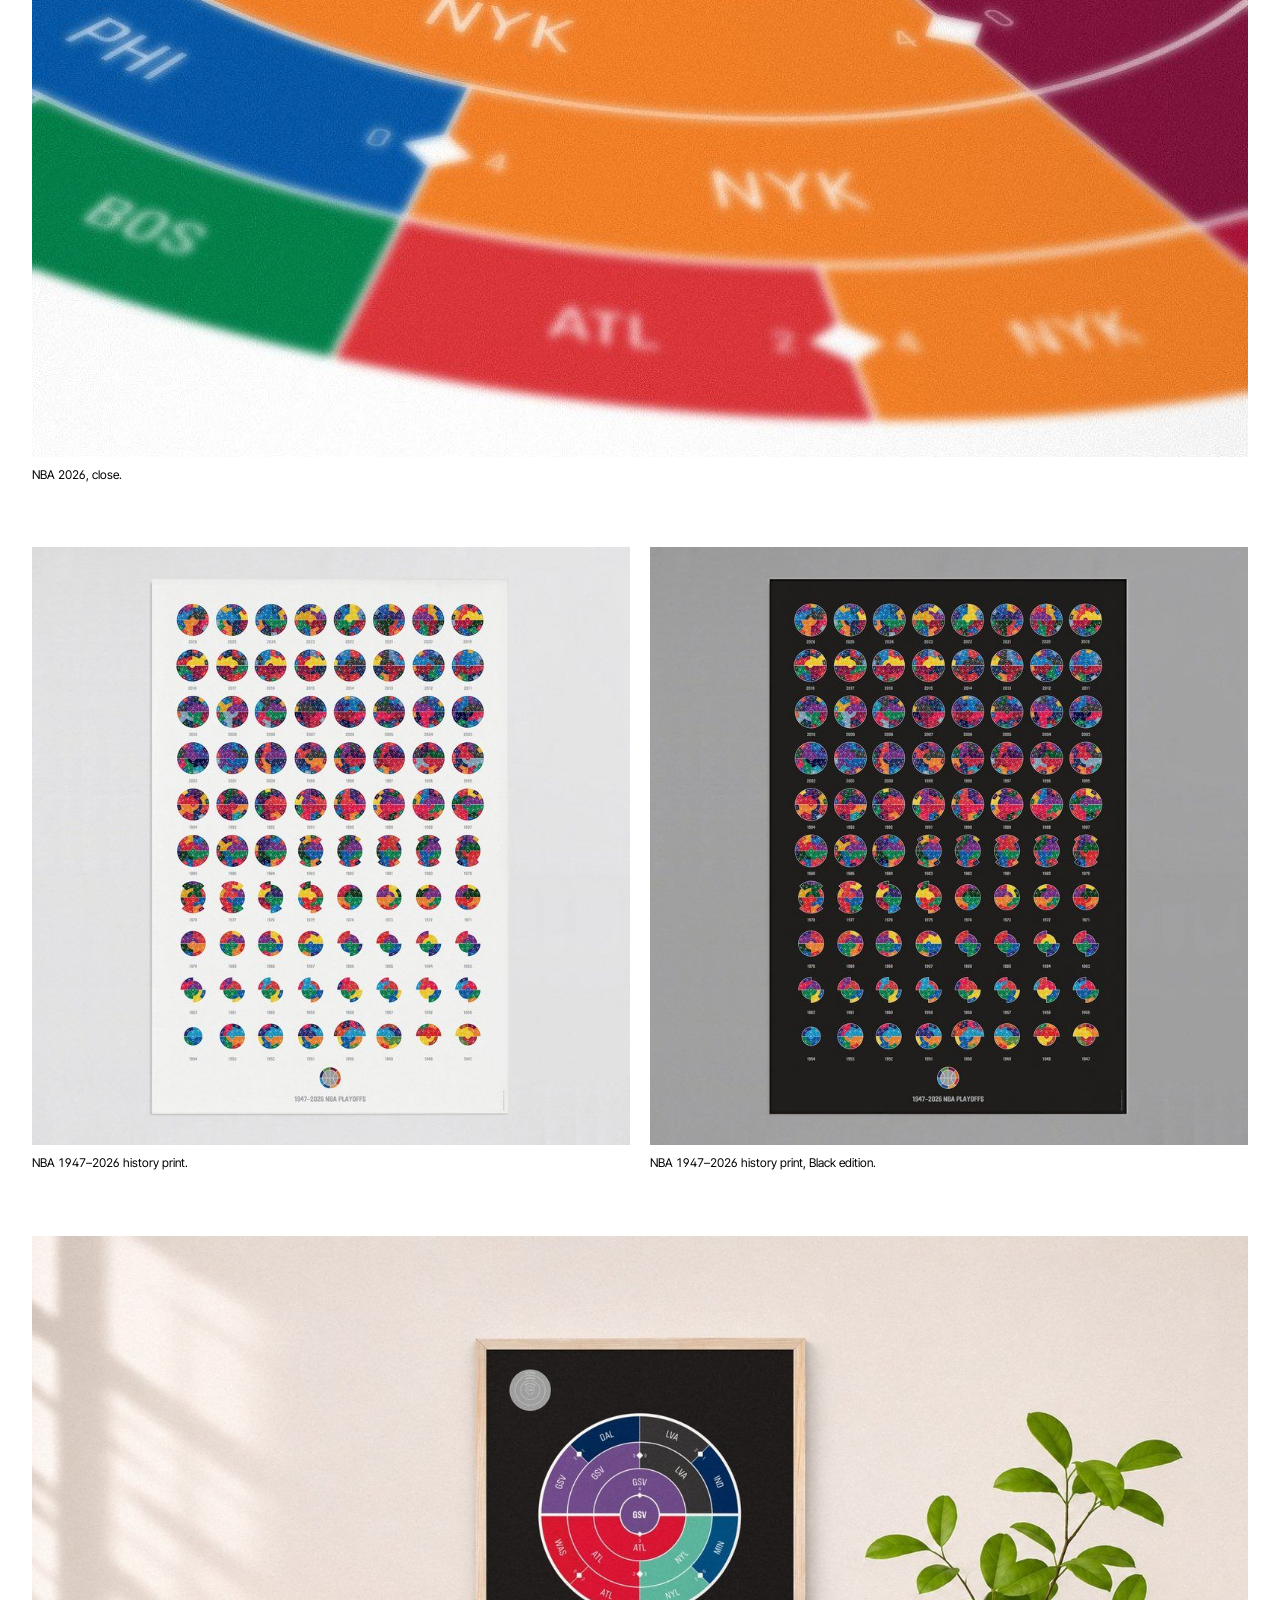
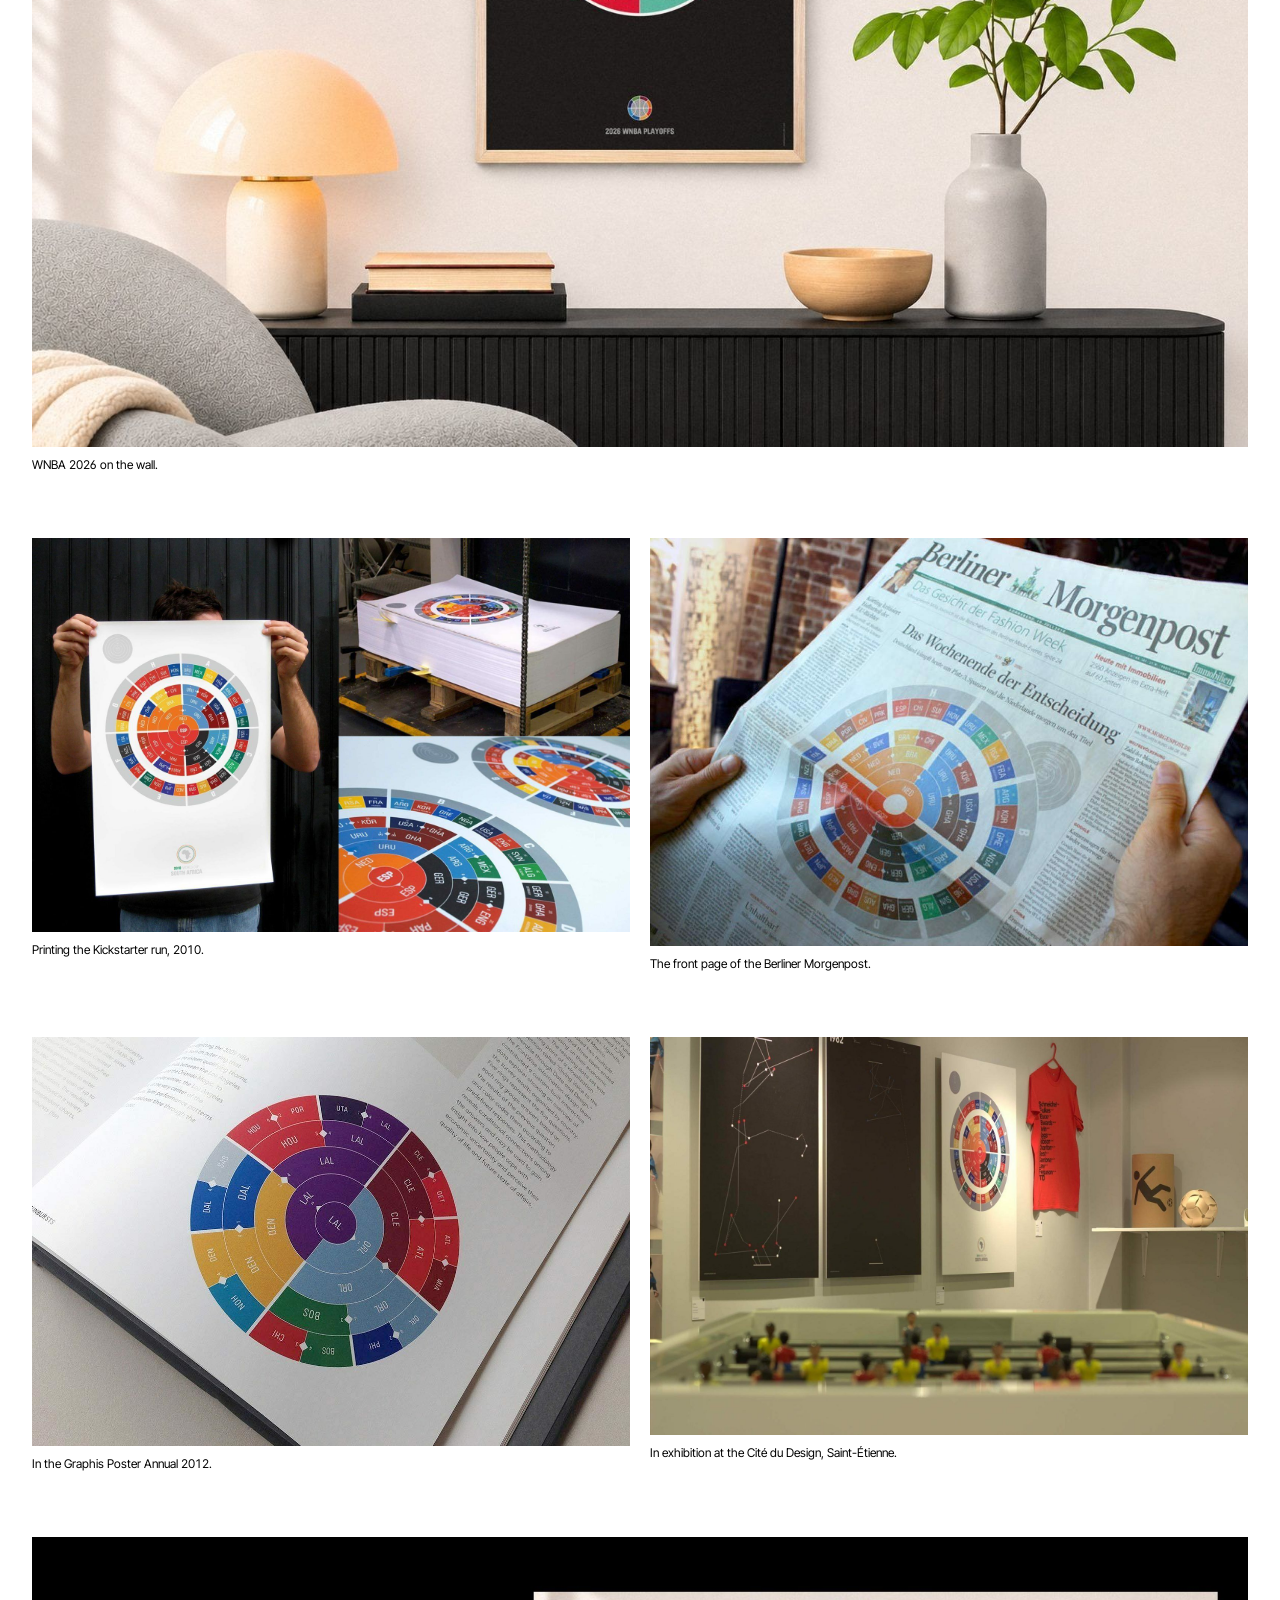
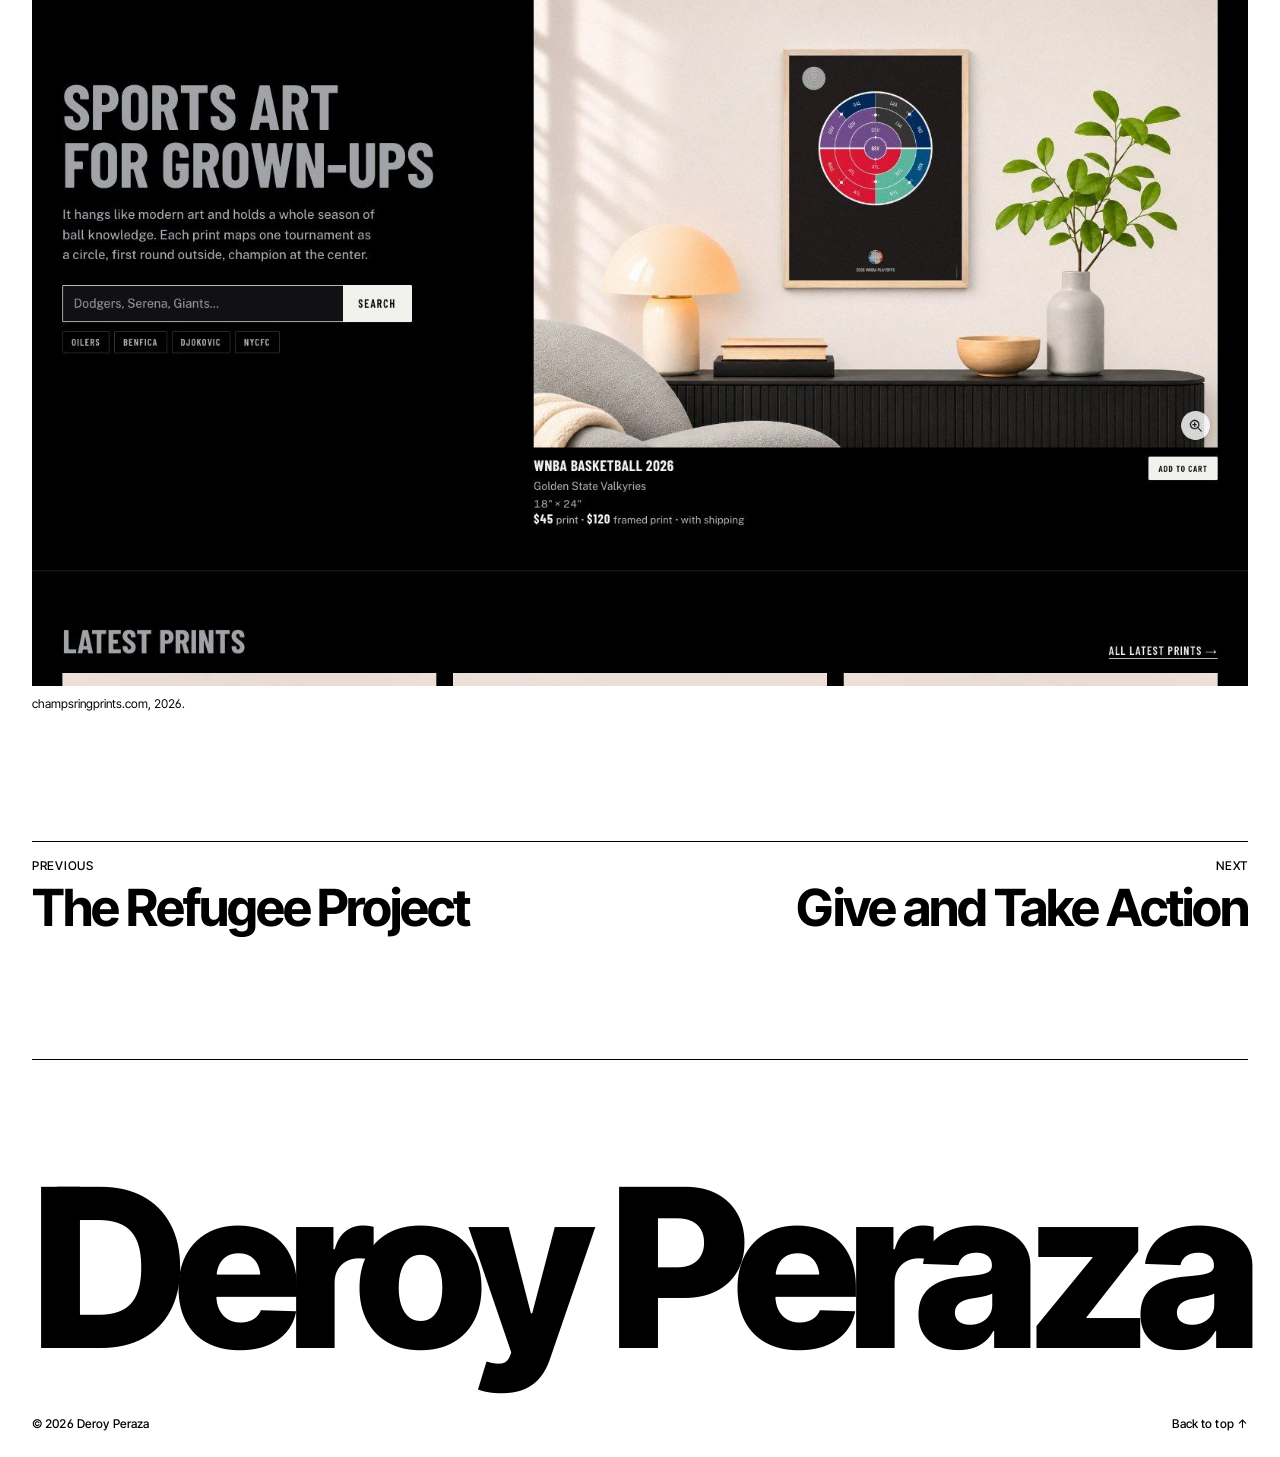
<file: work/champs-ring.html>
<!doctype html>
<html lang="en">
<head>
<meta charset="utf-8">
<meta name="viewport" content="width=device-width, initial-scale=1, viewport-fit=cover">
<title>Champs Ring · Deroy Peraza</title>
<meta name="description" content="Every playoff as a radial bracket: champion at the center, first round outside. Drawn at Hyperakt in 2012, revived in 2026 as fine-art prints.">
<link rel="preconnect" href="https://fonts.googleapis.com">
<link rel="preconnect" href="https://fonts.gstatic.com" crossorigin>
<link href="https://fonts.googleapis.com/css2?family=Inter+Tight:ital,wght@0,400;0,500;0,700;0,800;1,400&display=swap" rel="stylesheet">
<link rel="stylesheet" href="../styles.css">
</head>
<body>
<header class="top grid">
  <a class="mark" href="../index.html">Deroy Peraza</a>
  <p class="meta m1">Designer<br>Brooklyn, NY</p>
  <p class="meta m2">Co-founder &amp; Creative Director<br><a href="https://www.hyperakt.com">Hyperakt</a></p>
  <nav class="meta nav"><a aria-current="page" href="../index.html#work">Work</a><br><a href="../about.html">About</a></nav>
</header>

<main class="workpage">
  <div class="whead grid">
    <p class="label"><a href="../index.html#work">Selected work</a> / 06</p>
    <p class="q">Which teams have stayed on top the longest?</p>
    <h1>Champs Ring</h1>
    <img class="wlogo" src="../logos/cr-horizontal.svg" style="--lw:375px" alt="Champs Ring logo">
  </div>
  <figure class="hero"><video data-src="../img/cr-hero.mp4" poster="../img/cr-hero.jpg" width="1920" height="1280" muted loop playsinline preload="none" aria-label="The champsringprints.com hero animation cycling through four brackets: World Cup 2022 and Women&#x27;s World Cup 2023 in White, NBA 2026 and Africa Cup of Nations 2023 in Black. Each bracket fills round by round, then the camera pulls back to the framed print"></video></figure>
  <div class="wbody grid">
    <p class="lede">Every playoff as a radial bracket: champion at the center, first round outside. Drawn at Hyperakt in 2012, revived in 2026 as fine-art prints.</p>
    <div class="text">
    <p>The idea started with a poster for the 2010 World Cup, printed through Kickstarter. In 2012 it grew into The Champions Ring, a set of 427 brackets covering the history of the major leagues, the Champions League, the Euro and the World Cup.</p>
    <p>It ran on the front page of the Berliner Morgenpost, in the Graphis Poster Annual and in exhibition at the Cité du Design, and Deadspin named it one of the best sports infographics of 2012.</p>
    <p>In 2026 the system was redrawn and relaunched as Champs Ring, fine-art prints in White and Black editions, with history prints that hold every season of a league on one sheet.</p>
    </div>
    <dl class="facts wfacts">
      <dt>Year</dt><dd>2012 / 2026</dd>
      <dt>Type</dt><dd>Print series</dd>
      <dt>First drawn</dt><dd>2010 World Cup</dd>
      <dt>Series</dt><dd>2012, Hyperakt</dd>
      <dt>Revived</dt><dd>2026, champsringprints.com</dd>

      <dt>Live</dt><dd><a href="https://champsringprints.com/">Visit site&nbsp;↗</a></dd>
    </dl>
  </div>
  <div class="gallery grid">
    <figure class="g half"><img src="../img/work/champs-ring/01.jpg" width="1200" height="1200" alt="The ring, Black edition." loading="lazy"><figcaption>The ring, Black edition.</figcaption></figure>
    <figure class="g half"><img src="../img/work/champs-ring/02.jpg" width="1600" height="1600" alt="White edition, framed." loading="lazy"><figcaption>White edition, framed.</figcaption></figure>
    <figure class="g full"><img src="../img/work/champs-ring/03.jpg" width="1200" height="1200" alt="NBA 2026, close." loading="lazy"><figcaption>NBA 2026, close.</figcaption></figure>
    <figure class="g half"><img src="../img/work/champs-ring/04.jpg" width="800" height="800" alt="NBA 1947–2026 history print." loading="lazy"><figcaption>NBA 1947–2026 history print.</figcaption></figure>
    <figure class="g half"><img src="../img/work/champs-ring/05.jpg" width="800" height="800" alt="NBA 1947–2026 history print, Black edition." loading="lazy"><figcaption>NBA 1947–2026 history print, Black edition.</figcaption></figure>
    <figure class="g full"><img src="../img/work/champs-ring/06.jpg" width="1600" height="1067" alt="WNBA 2026 on the wall." loading="lazy"><figcaption>WNBA 2026 on the wall.</figcaption></figure>
    <figure class="g half"><img src="../img/work/champs-ring/07.jpg" width="1600" height="1056" alt="Printing the Kickstarter run, 2010." loading="lazy"><figcaption>Printing the Kickstarter run, 2010.</figcaption></figure>
    <figure class="g half"><img src="../img/work/champs-ring/08.jpg" width="1170" height="800" alt="The front page of the Berliner Morgenpost." loading="lazy"><figcaption>The front page of the Berliner Morgenpost.</figcaption></figure>
    <figure class="g half"><img src="../img/work/champs-ring/09.jpg" width="1170" height="800" alt="In the Graphis Poster Annual 2012." loading="lazy"><figcaption>In the Graphis Poster Annual 2012.</figcaption></figure>
    <figure class="g half"><img src="../img/work/champs-ring/10.jpg" width="1600" height="1066" alt="In exhibition at the Cité du Design, Saint-Étienne." loading="lazy"><figcaption>In exhibition at the Cité du Design, Saint-Étienne.</figcaption></figure>
    <figure class="g full"><img src="../img/work/champs-ring/11.jpg" width="1600" height="986" alt="champsringprints.com, 2026." loading="lazy"><figcaption>champsringprints.com, 2026.</figcaption></figure>
  </div>
  <nav class="pager grid" aria-label="More projects">
    <a class="prev" href="the-refugee-project.html"><span class="label">Previous</span><span class="t">The Refugee Project</span></a>
    <a class="next" href="give-and-take-action.html"><span class="label">Next</span><span class="t">Give and Take Action</span></a>
  </nav>
</main>
<footer class="foot">
  <p class="bigname" aria-hidden="true">Deroy Peraza</p>
  <div class="grid small">
    <p class="meta">© 2026 Deroy Peraza</p>
    <p class="meta right"><a href="#">Back to top ↑</a></p>
  </div>
</footer>
<script>
// Fit the footer name to the full measure.
(function(){var el=document.querySelector('.bigname');if(!el)return;
function fit(){el.style.fontSize='100px';var w=el.parentElement.clientWidth,r=el.scrollWidth;el.style.fontSize=(100*w/r*0.995)+'px';}
(document.fonts&&document.fonts.ready?document.fonts.ready:Promise.resolve()).then(fit);addEventListener('resize',fit);})();
// Motion heroes: load and play only while on screen; stills only for reduced motion.
(function(){var vs=[].slice.call(document.querySelectorAll('video[data-src]'));if(!vs.length)return;
if(matchMedia('(prefers-reduced-motion: reduce)').matches)return;
function load(v){if(!v.src){v.src=v.dataset.src;v.preload='auto';}}
function play(v){load(v);var p=v.play();if(p&&p.catch)p.catch(function(){});}
if(!('IntersectionObserver' in window)){vs.forEach(load);return;}
// fetch a little ahead so it's ready, but only play once at least half the video is on screen
var near=new IntersectionObserver(function(es){es.forEach(function(e){if(e.isIntersecting)load(e.target);});},{rootMargin:'400px 0px'});
var seen=new IntersectionObserver(function(es){es.forEach(function(e){if(e.intersectionRatio>=0.5)play(e.target);else e.target.pause();});},{threshold:[0,0.5]});
vs.forEach(function(v){near.observe(v);seen.observe(v);});})();
</script>
</body>
</html>
</file>
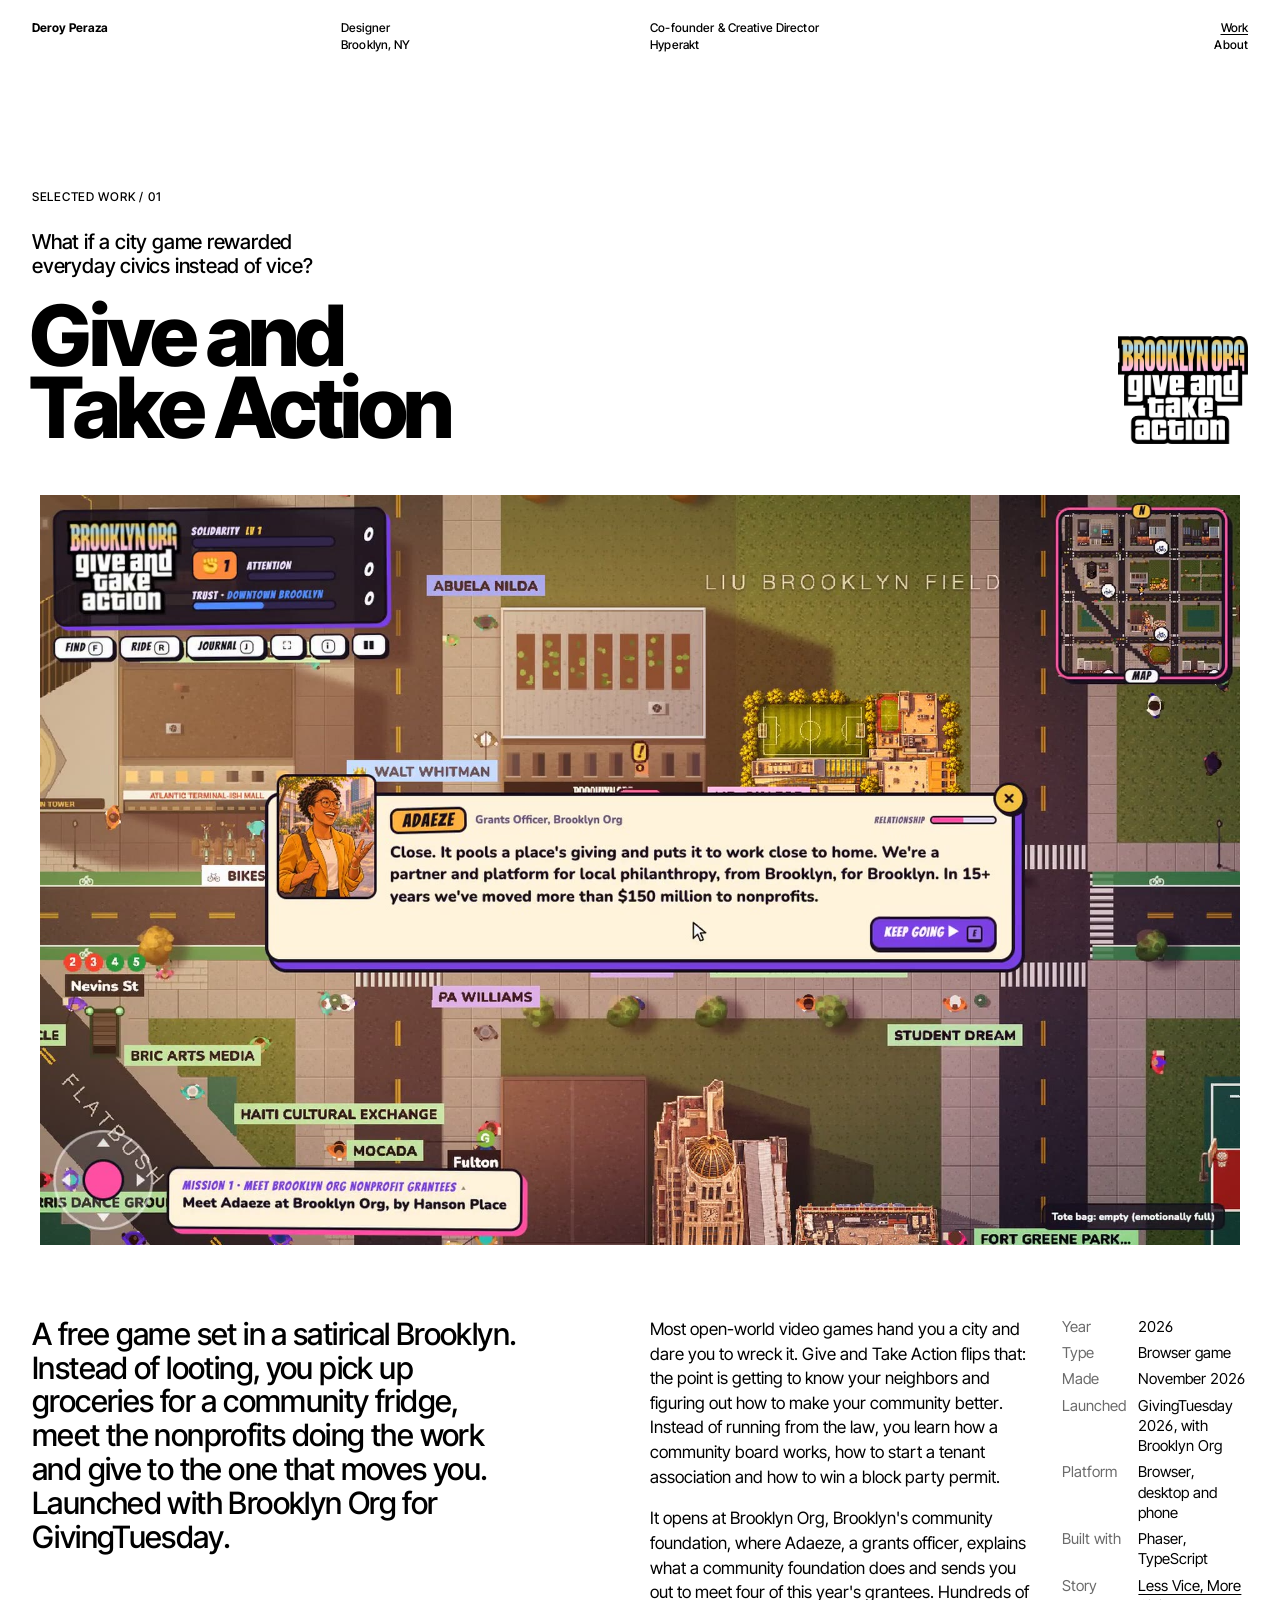
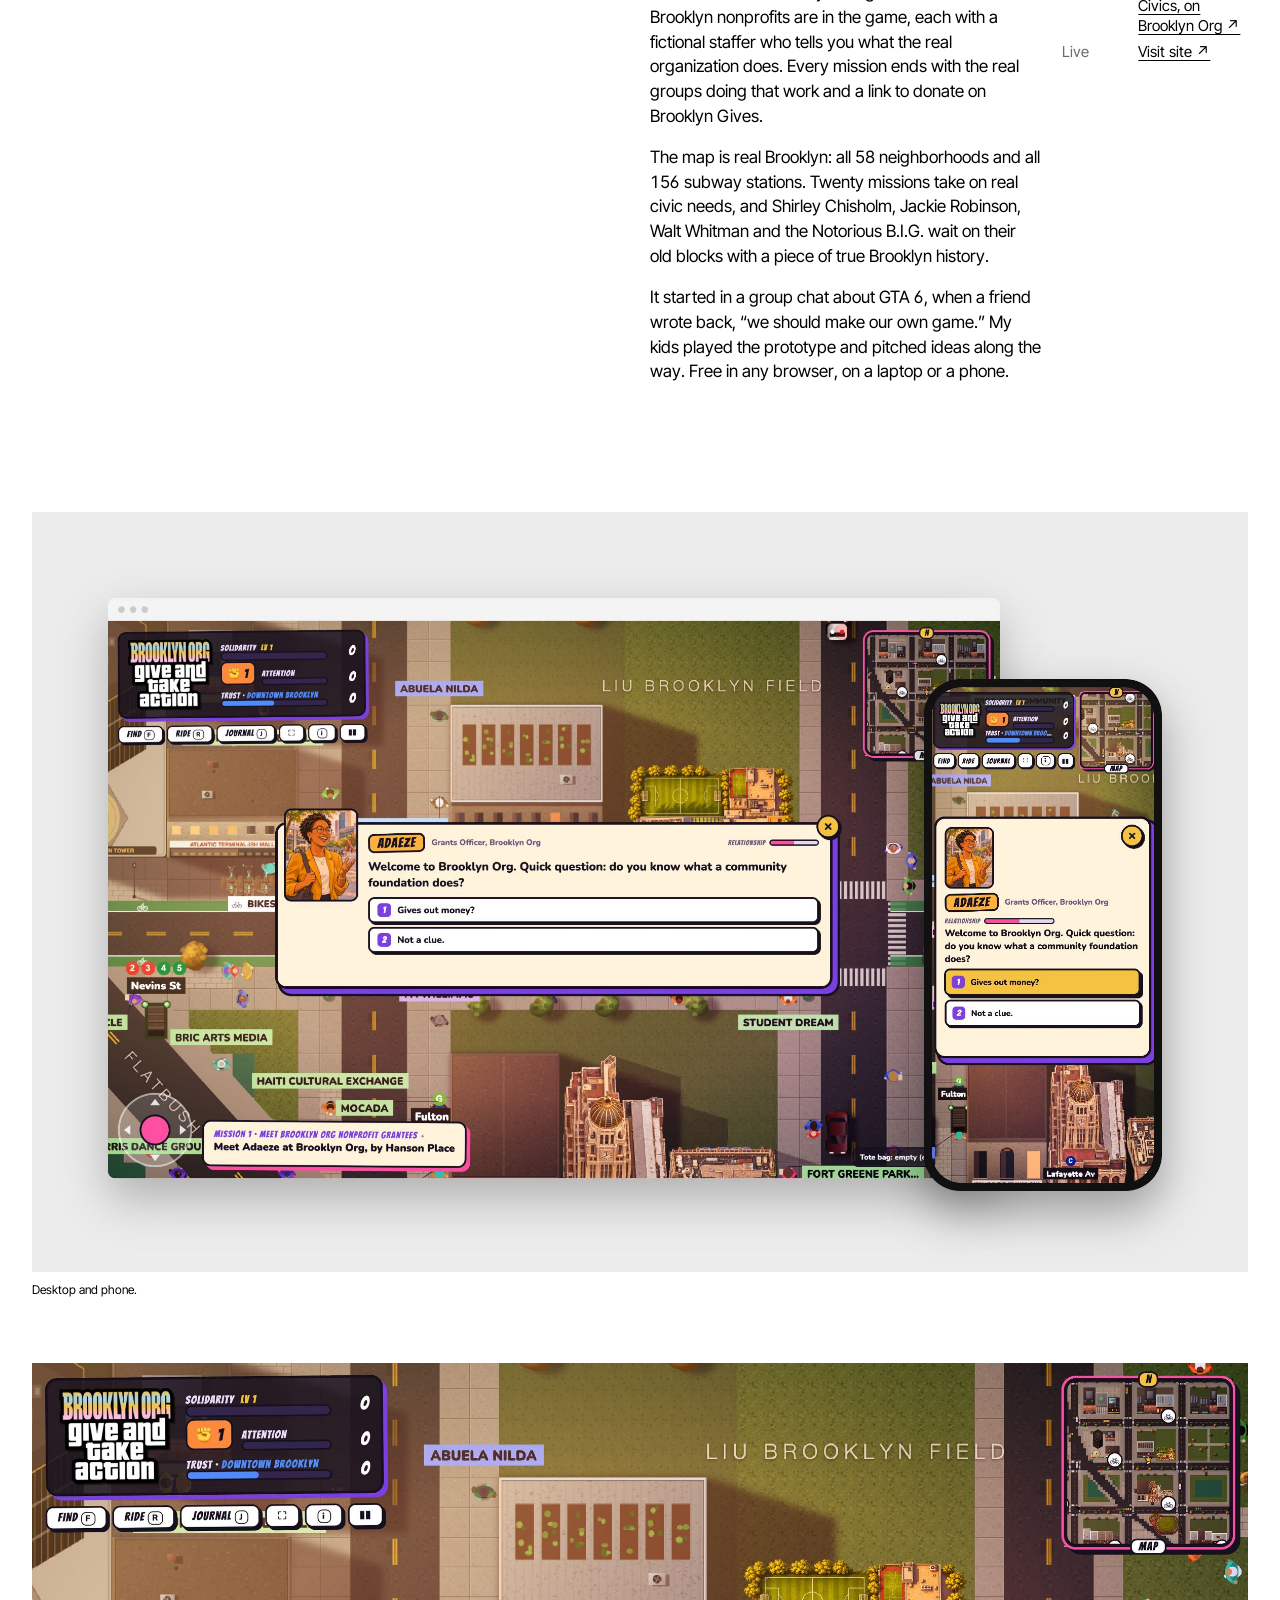
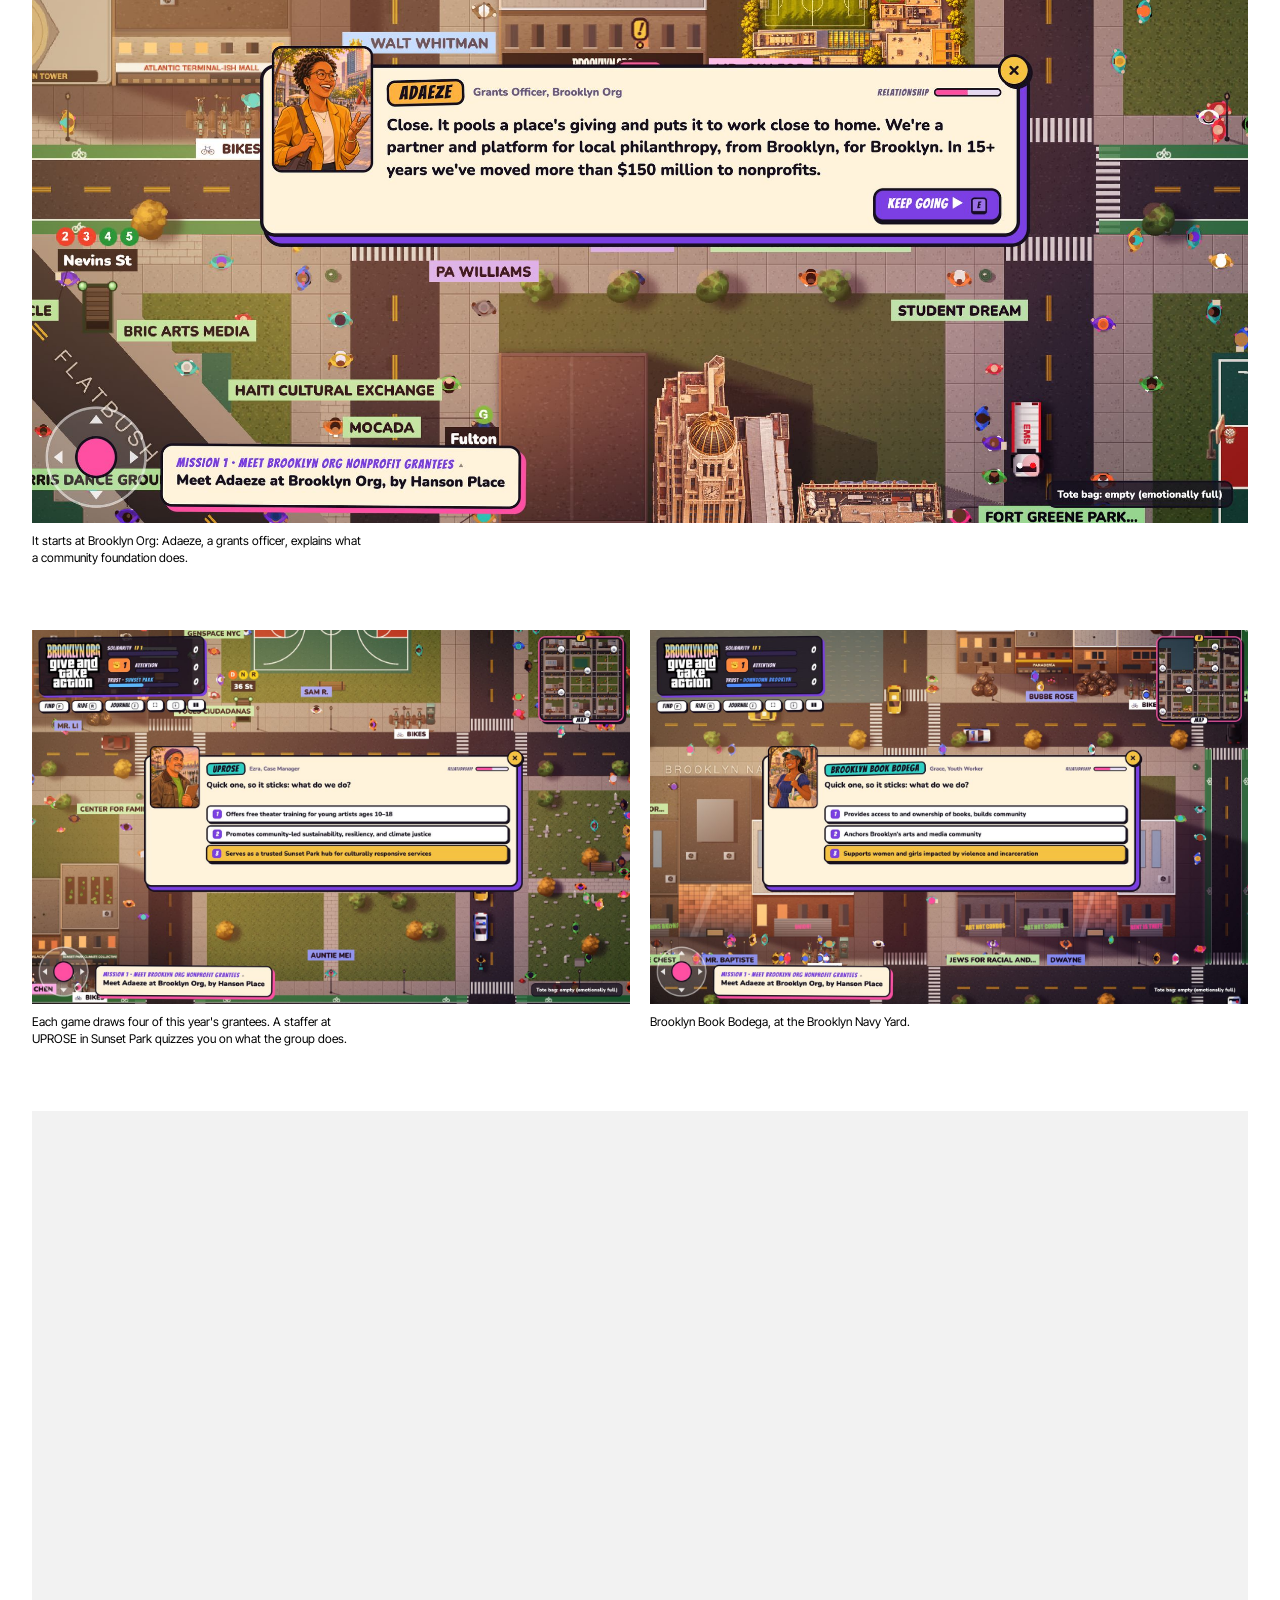
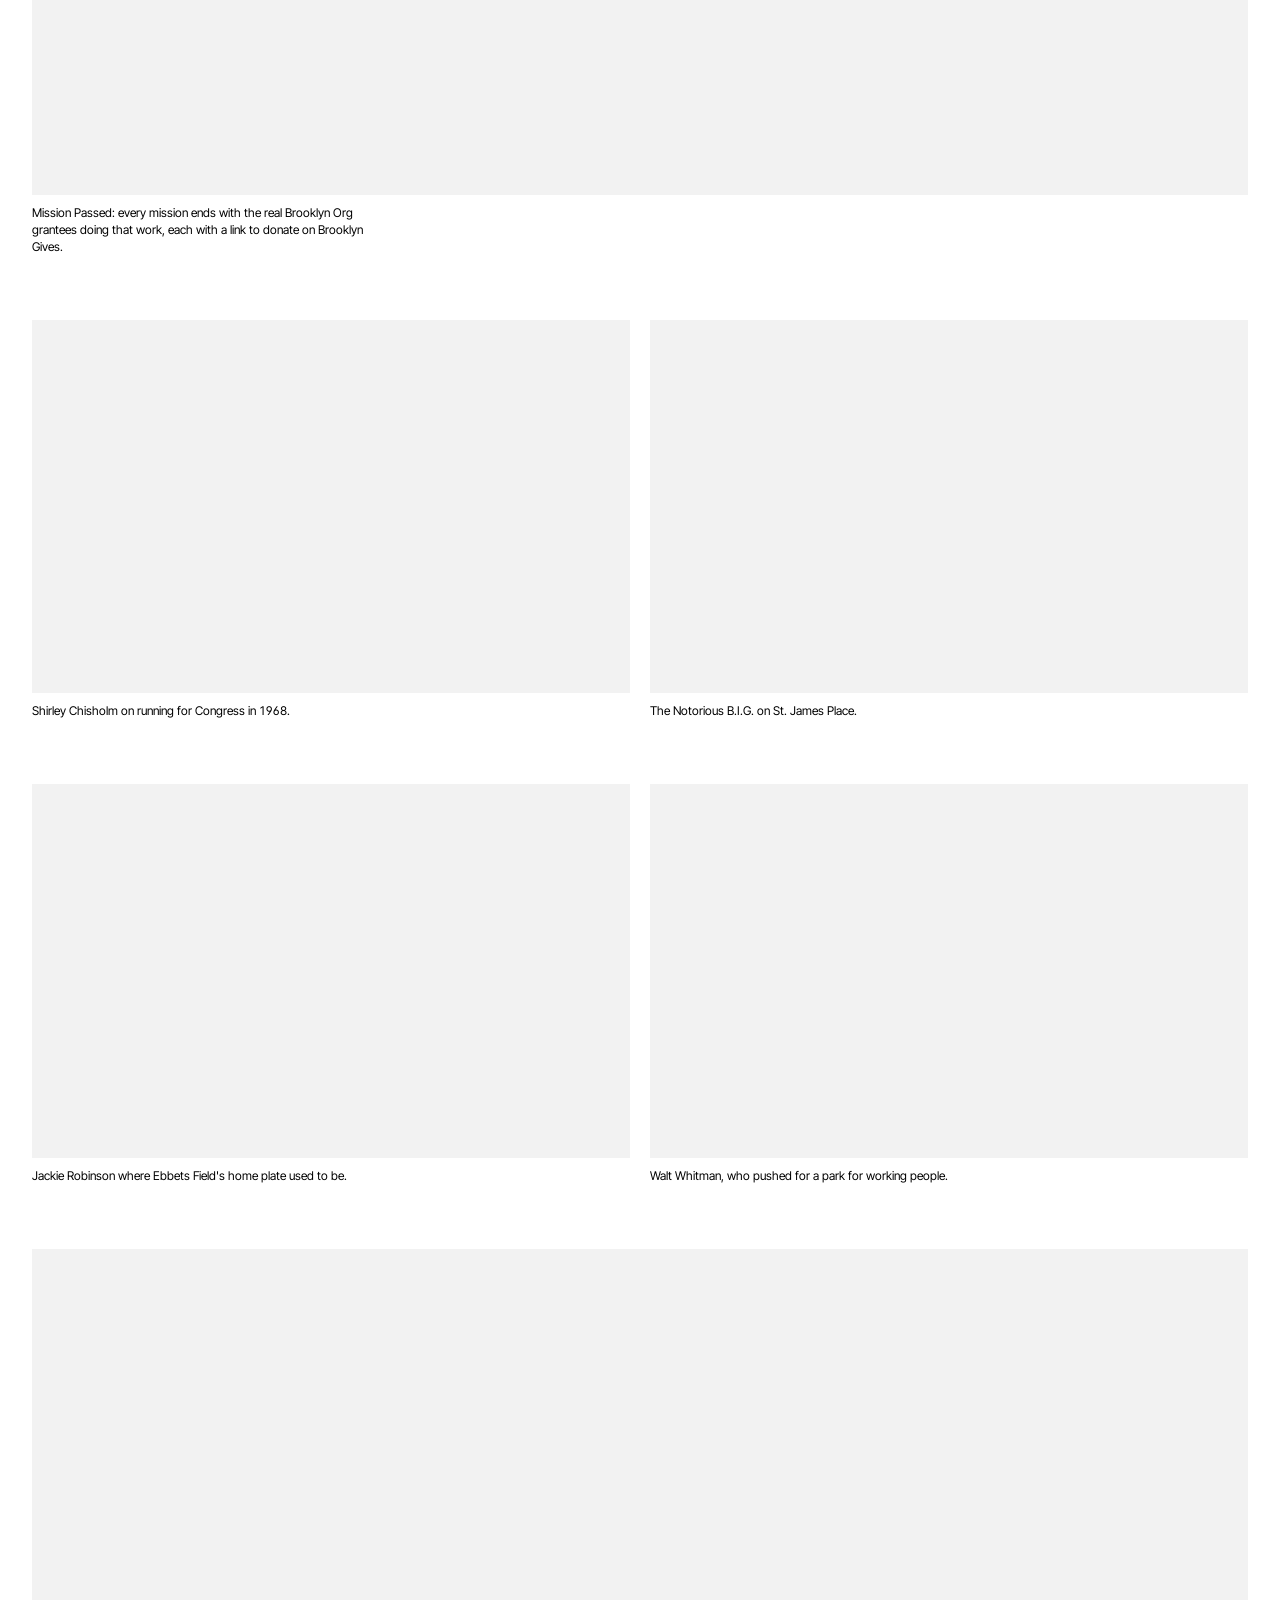
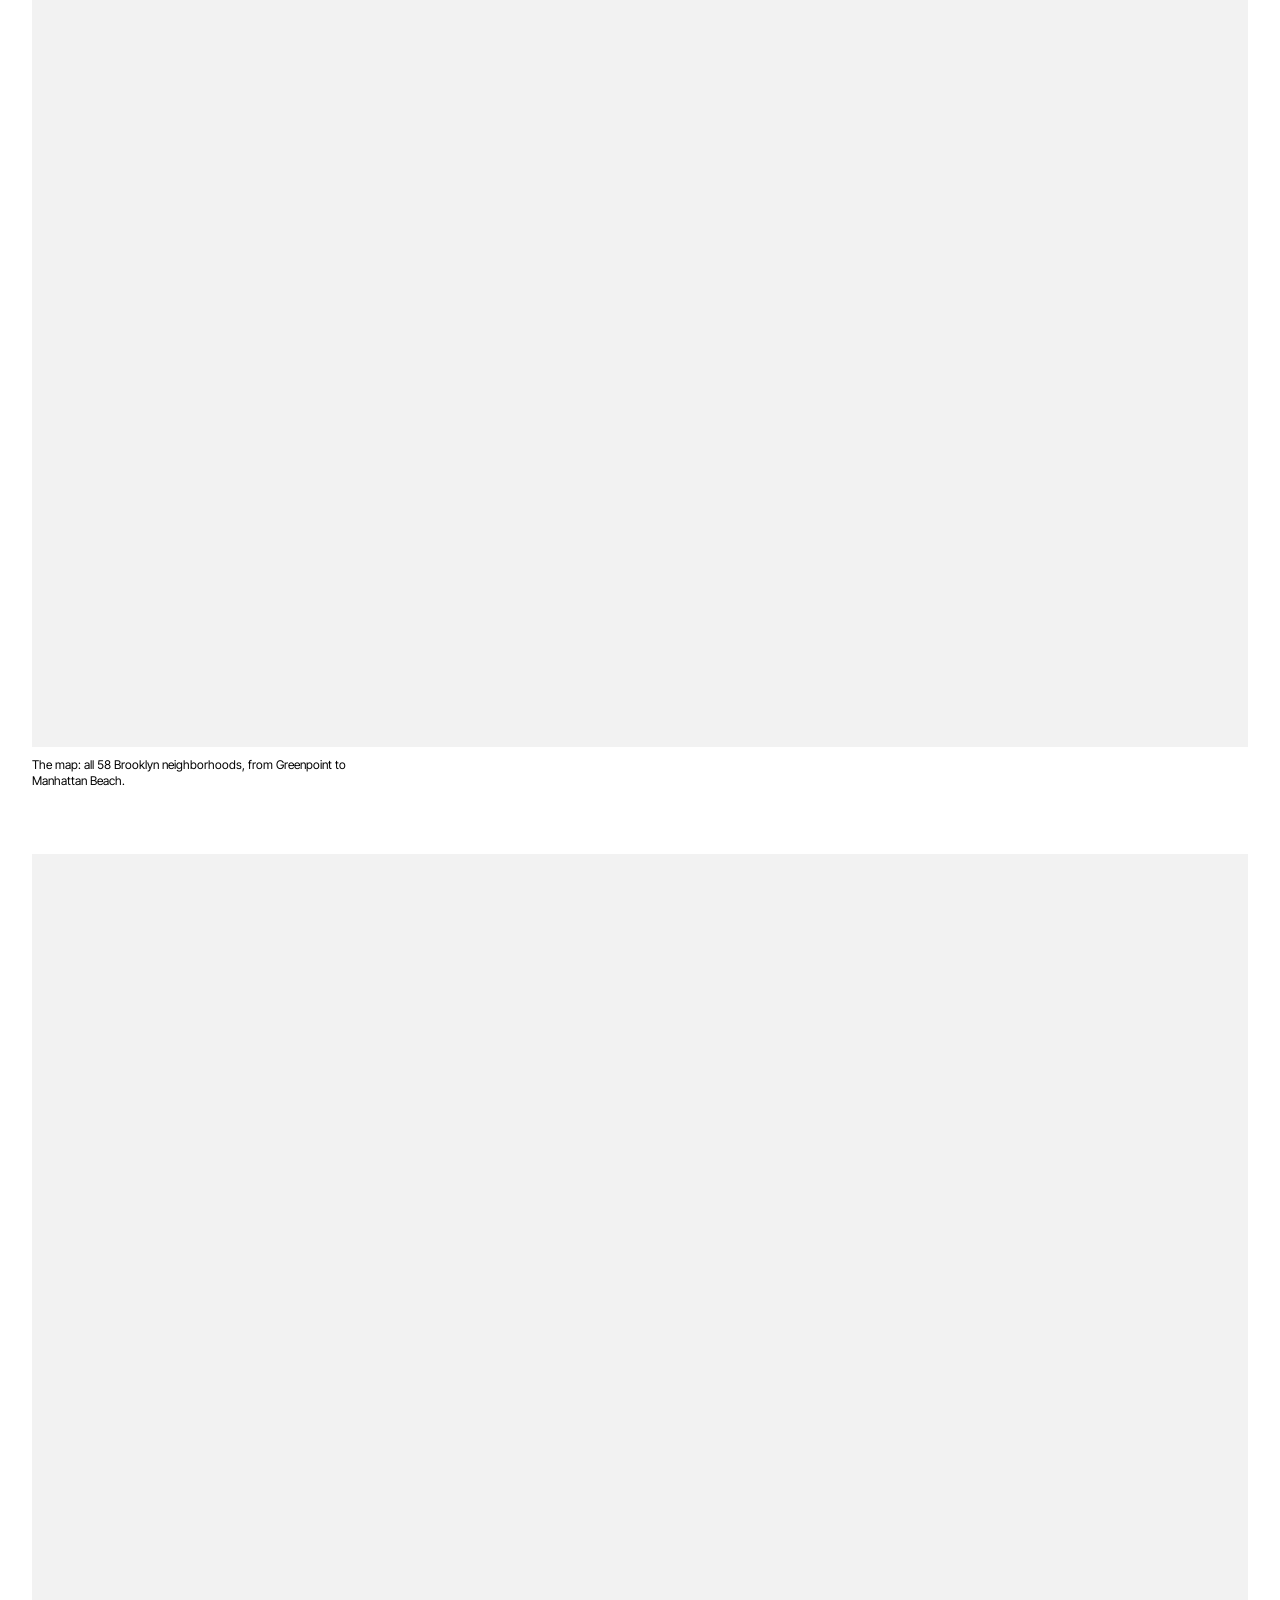
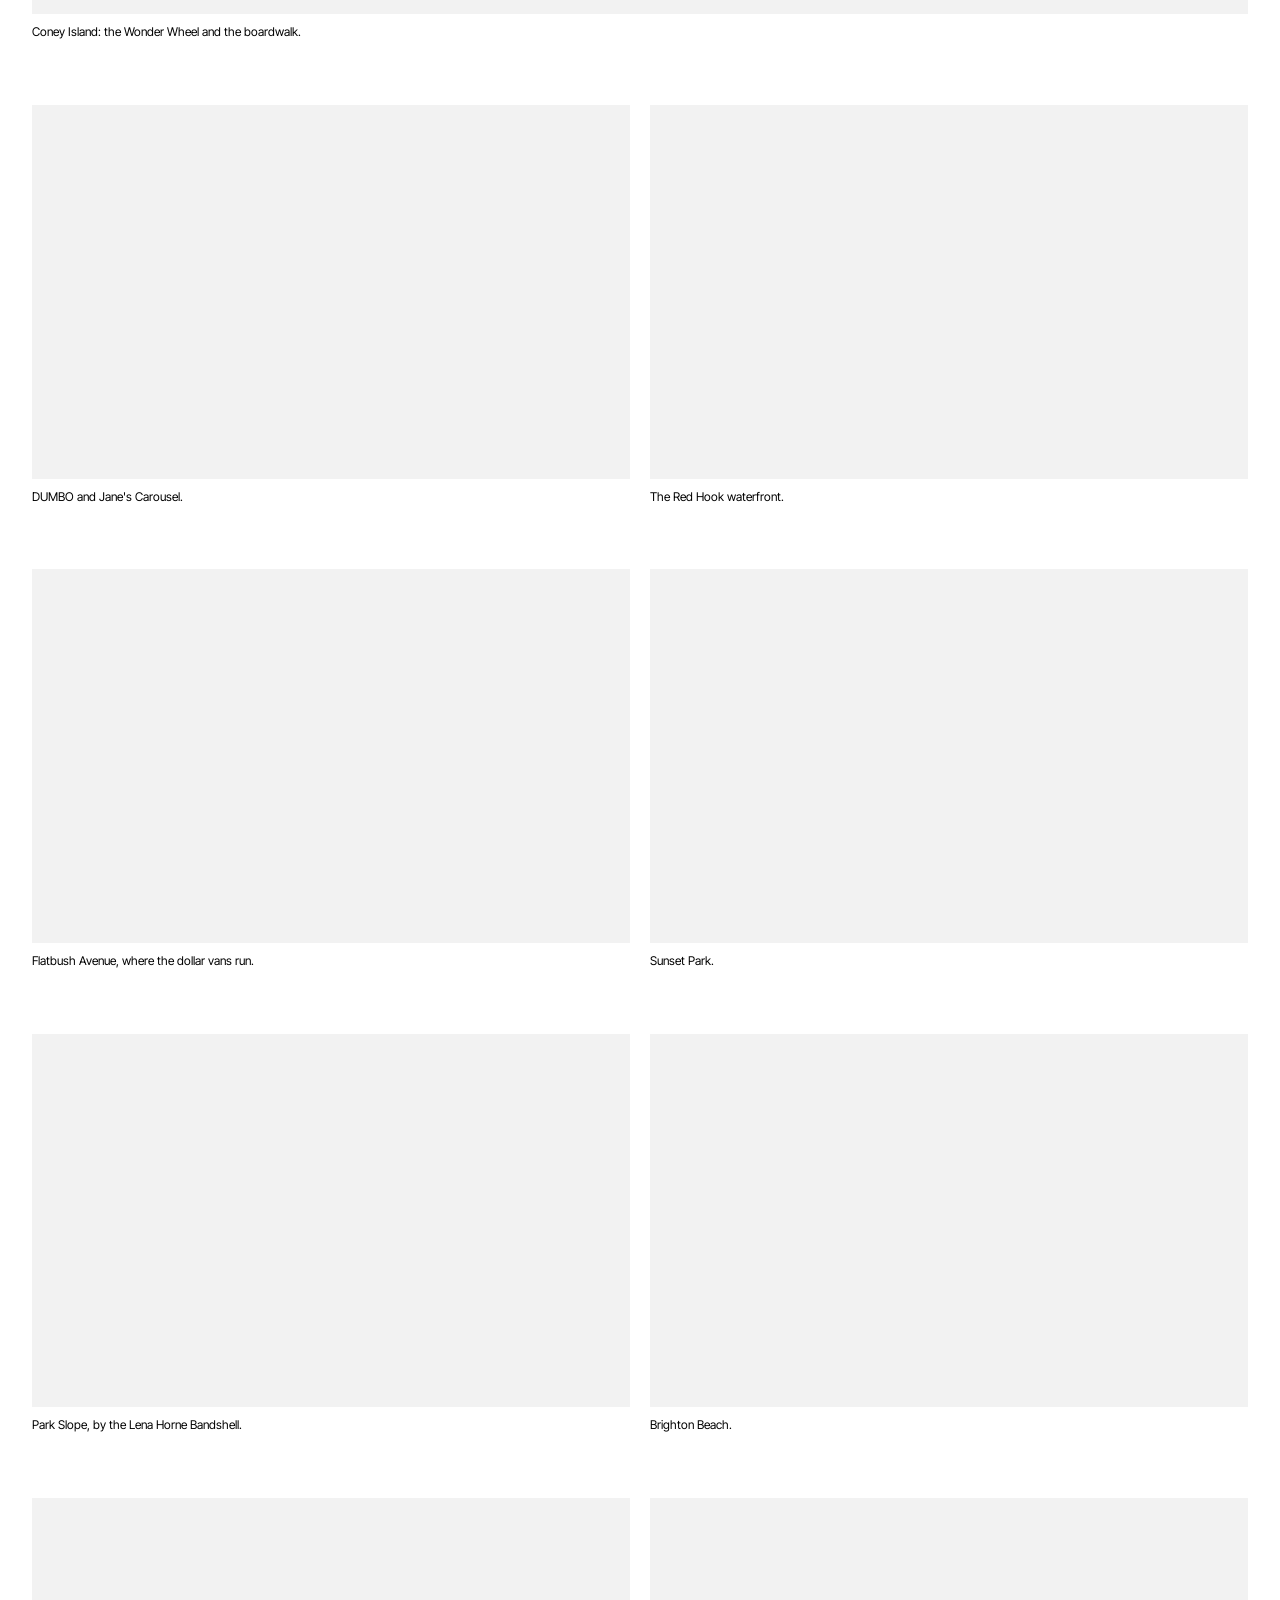
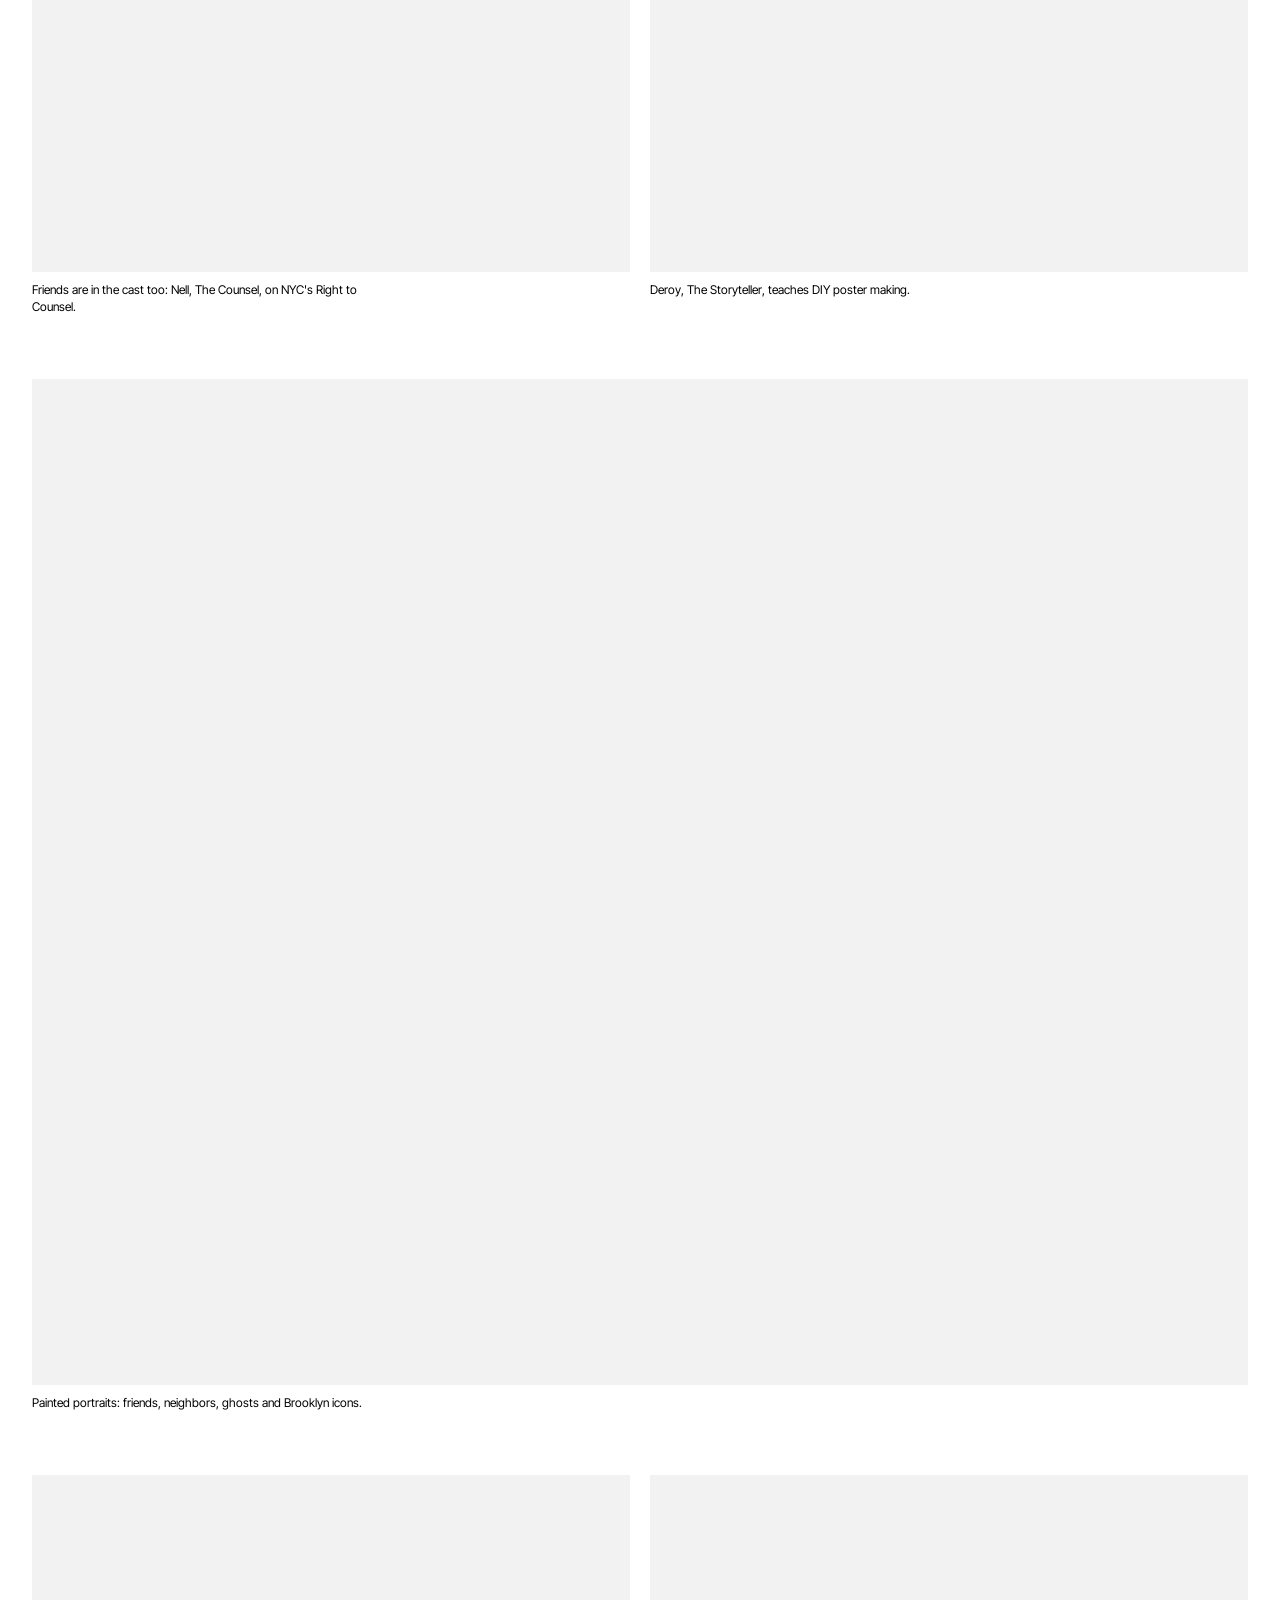
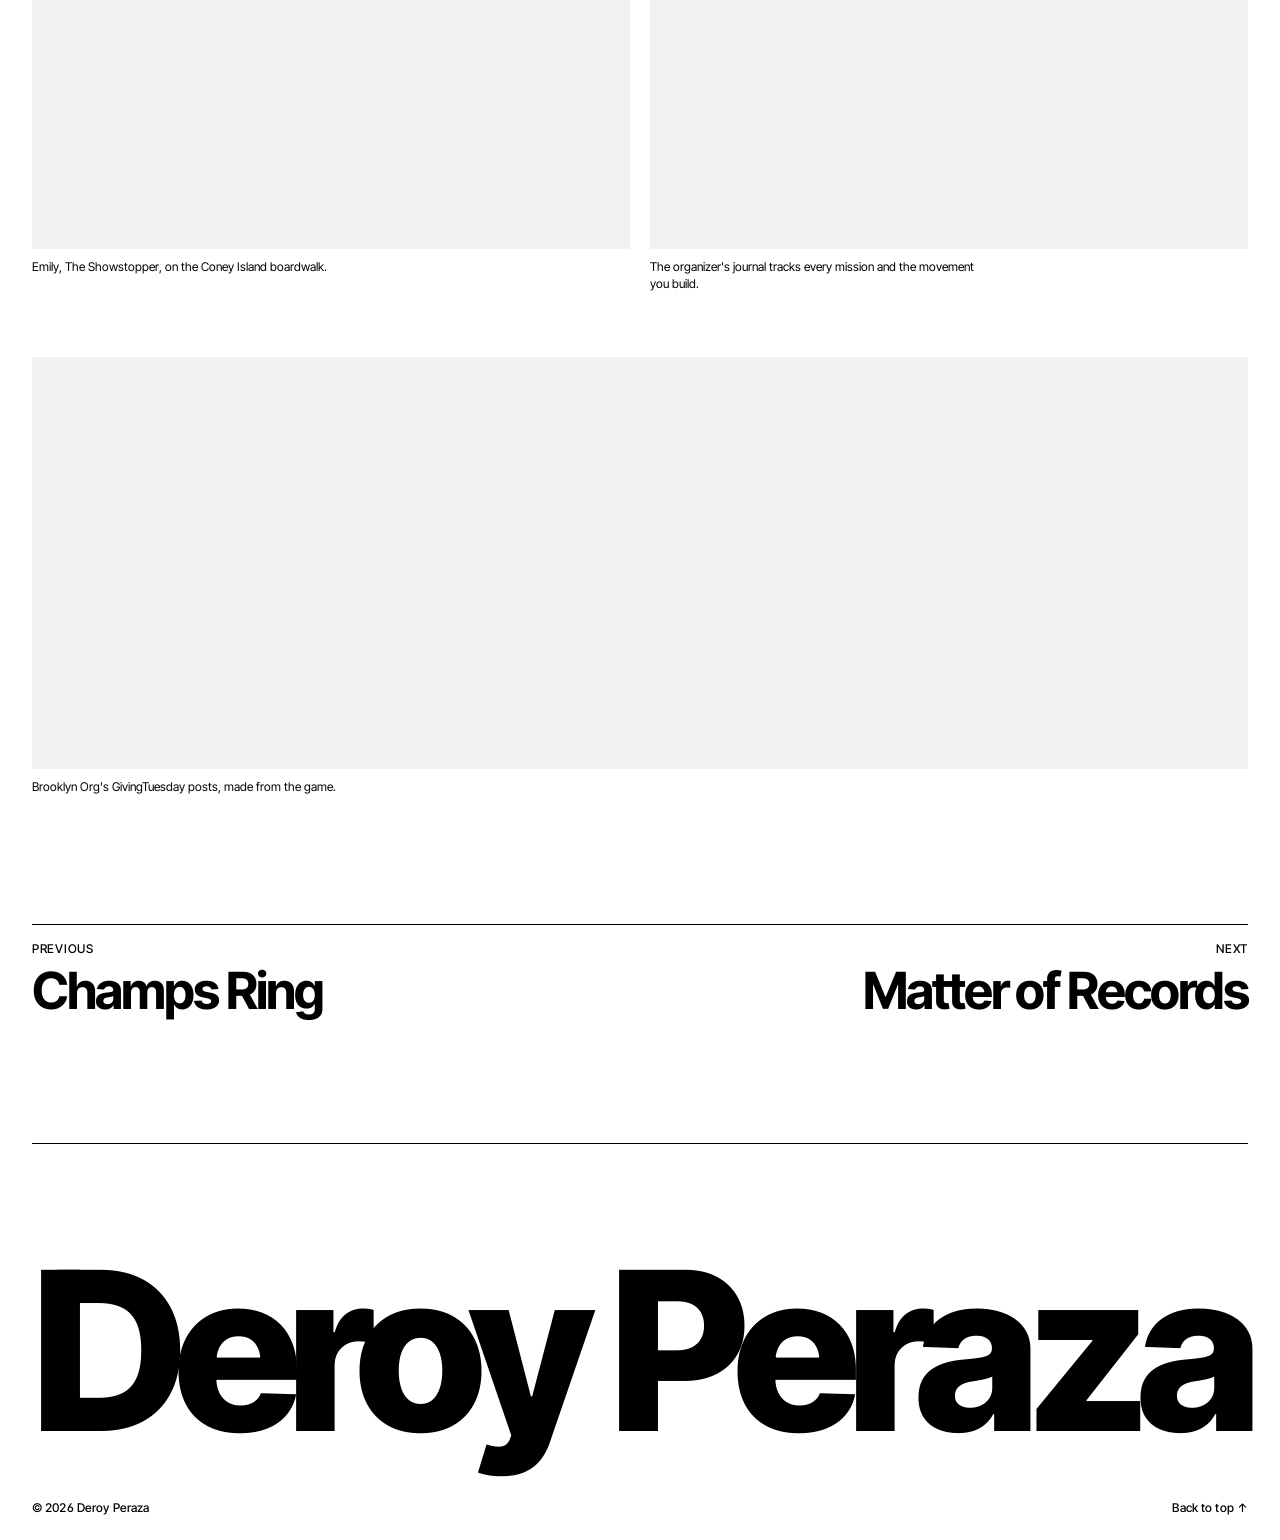
<file: work/gather-and-take-action.html>
<!doctype html><meta charset="utf-8"><title>Give and Take Action · Deroy Peraza</title><link rel="canonical" href="give-and-take-action.html"><meta http-equiv="refresh" content="0; url=give-and-take-action.html"><a href="give-and-take-action.html">Give and Take Action</a>
</file>
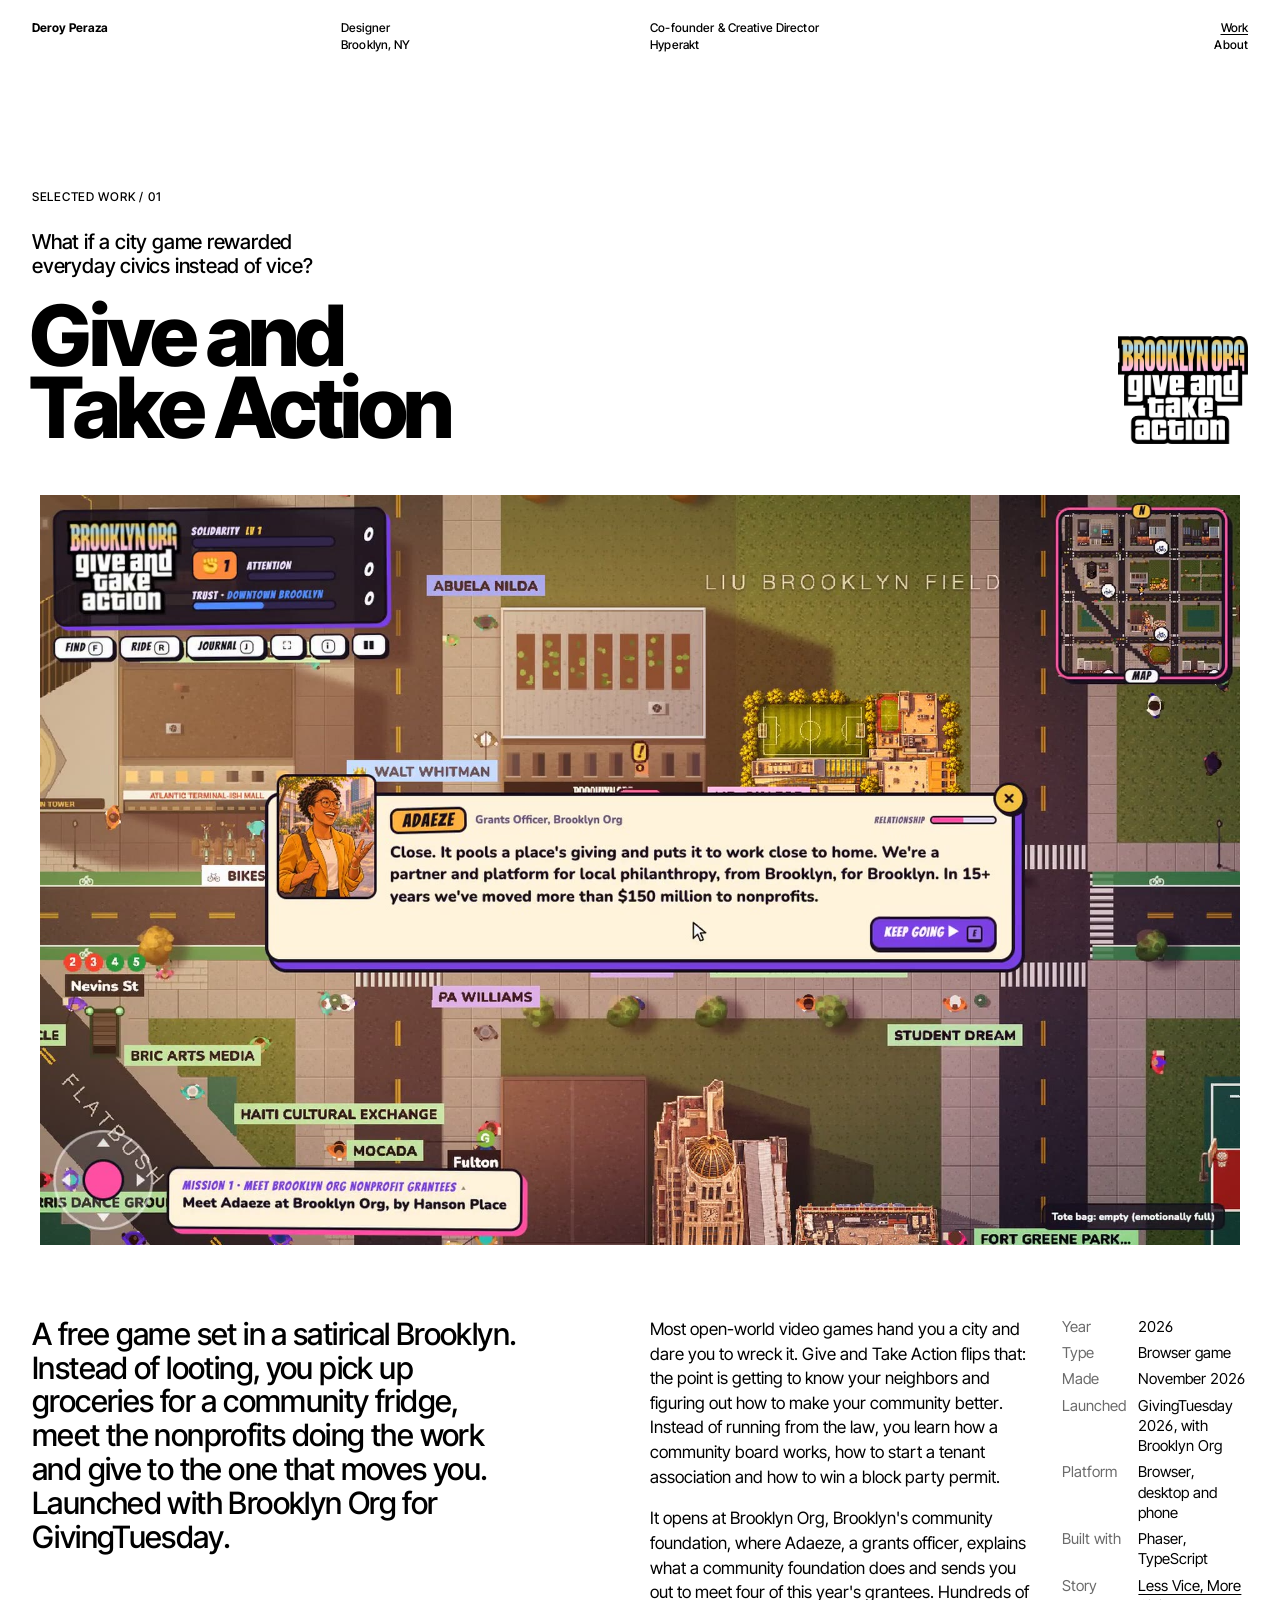
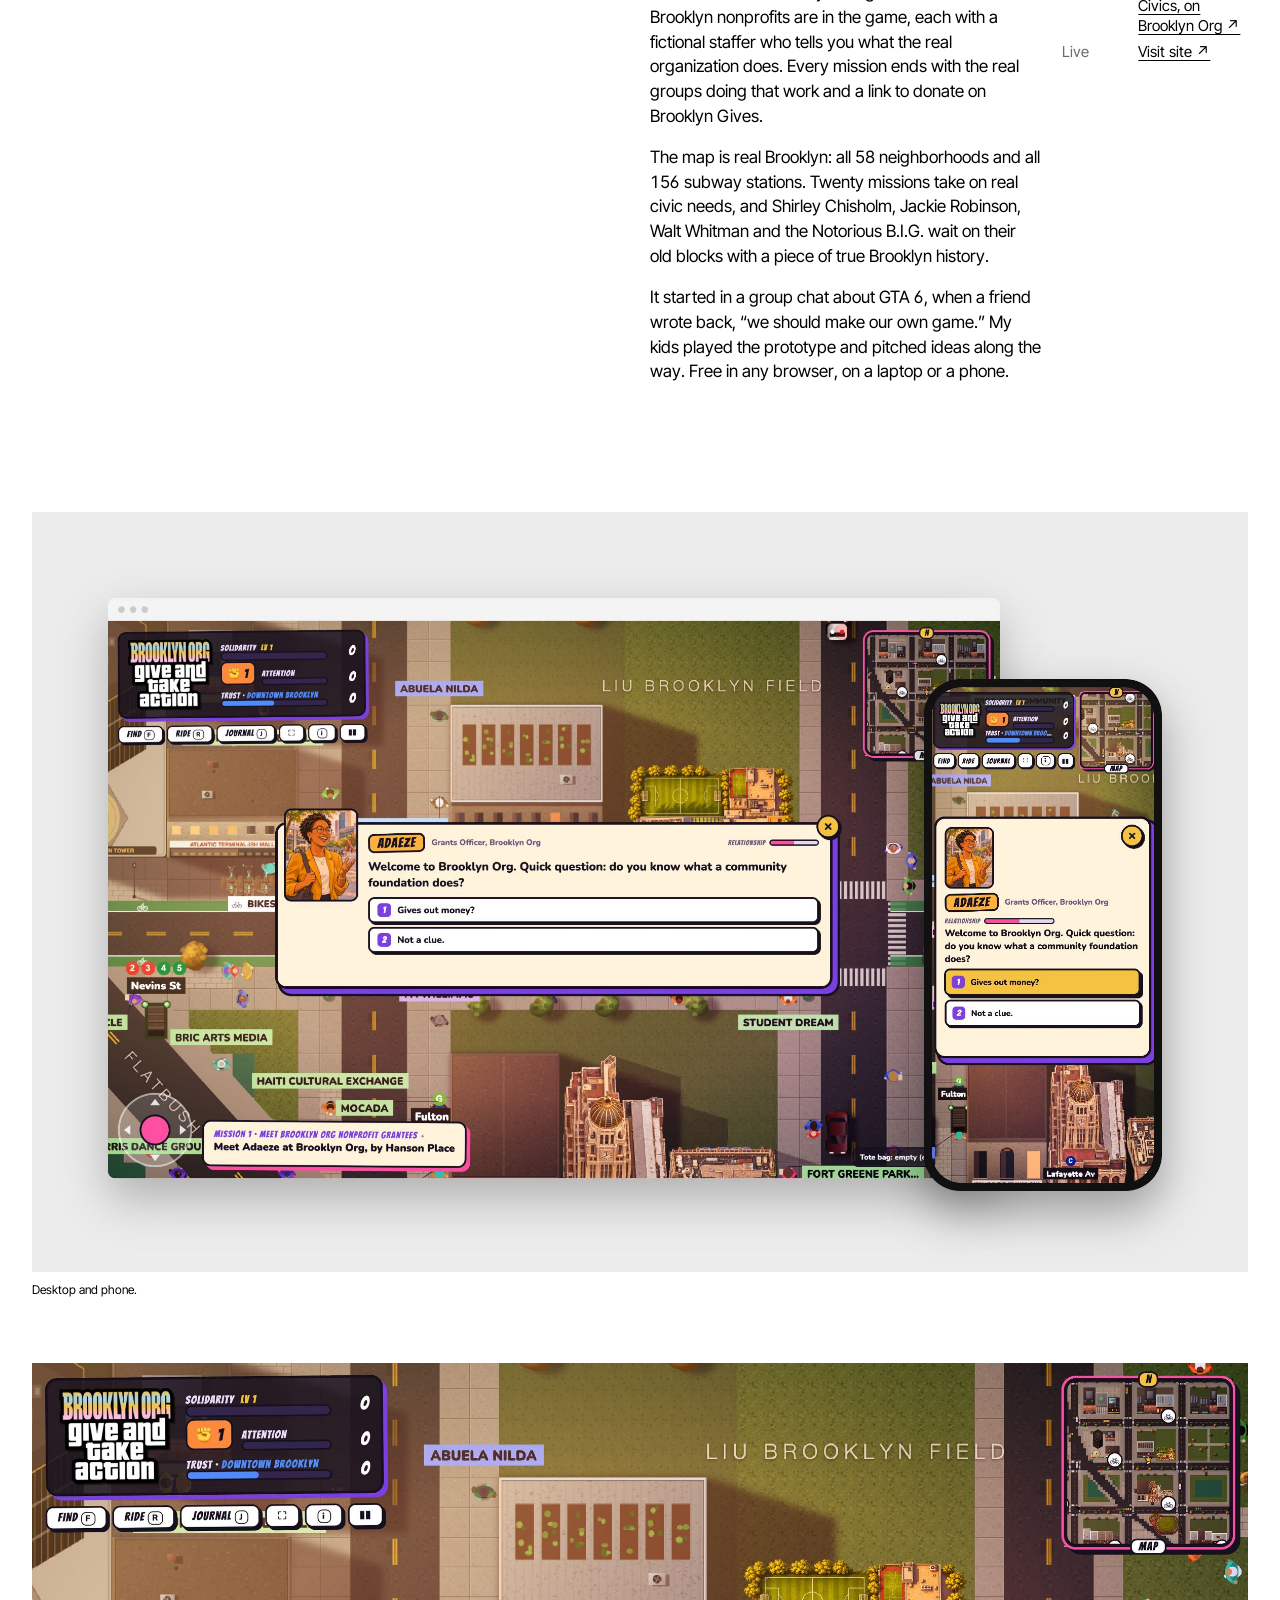
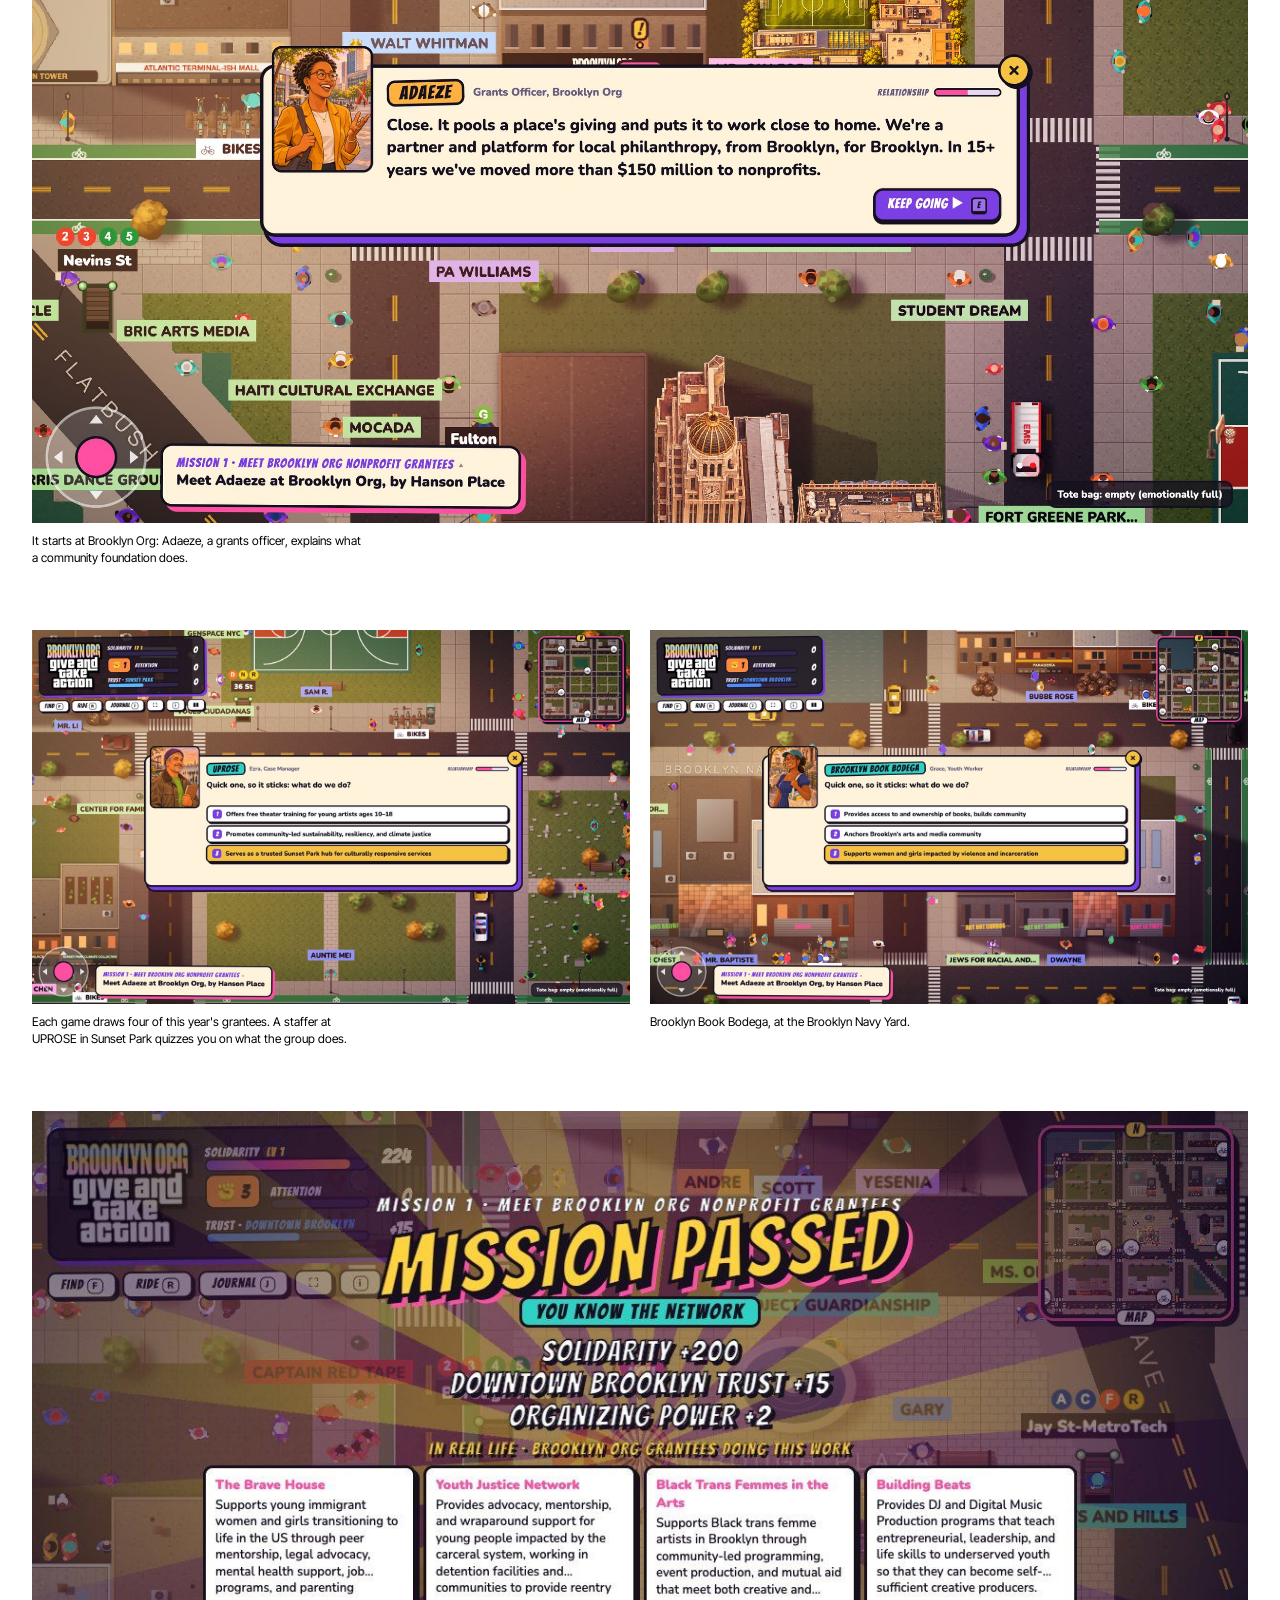
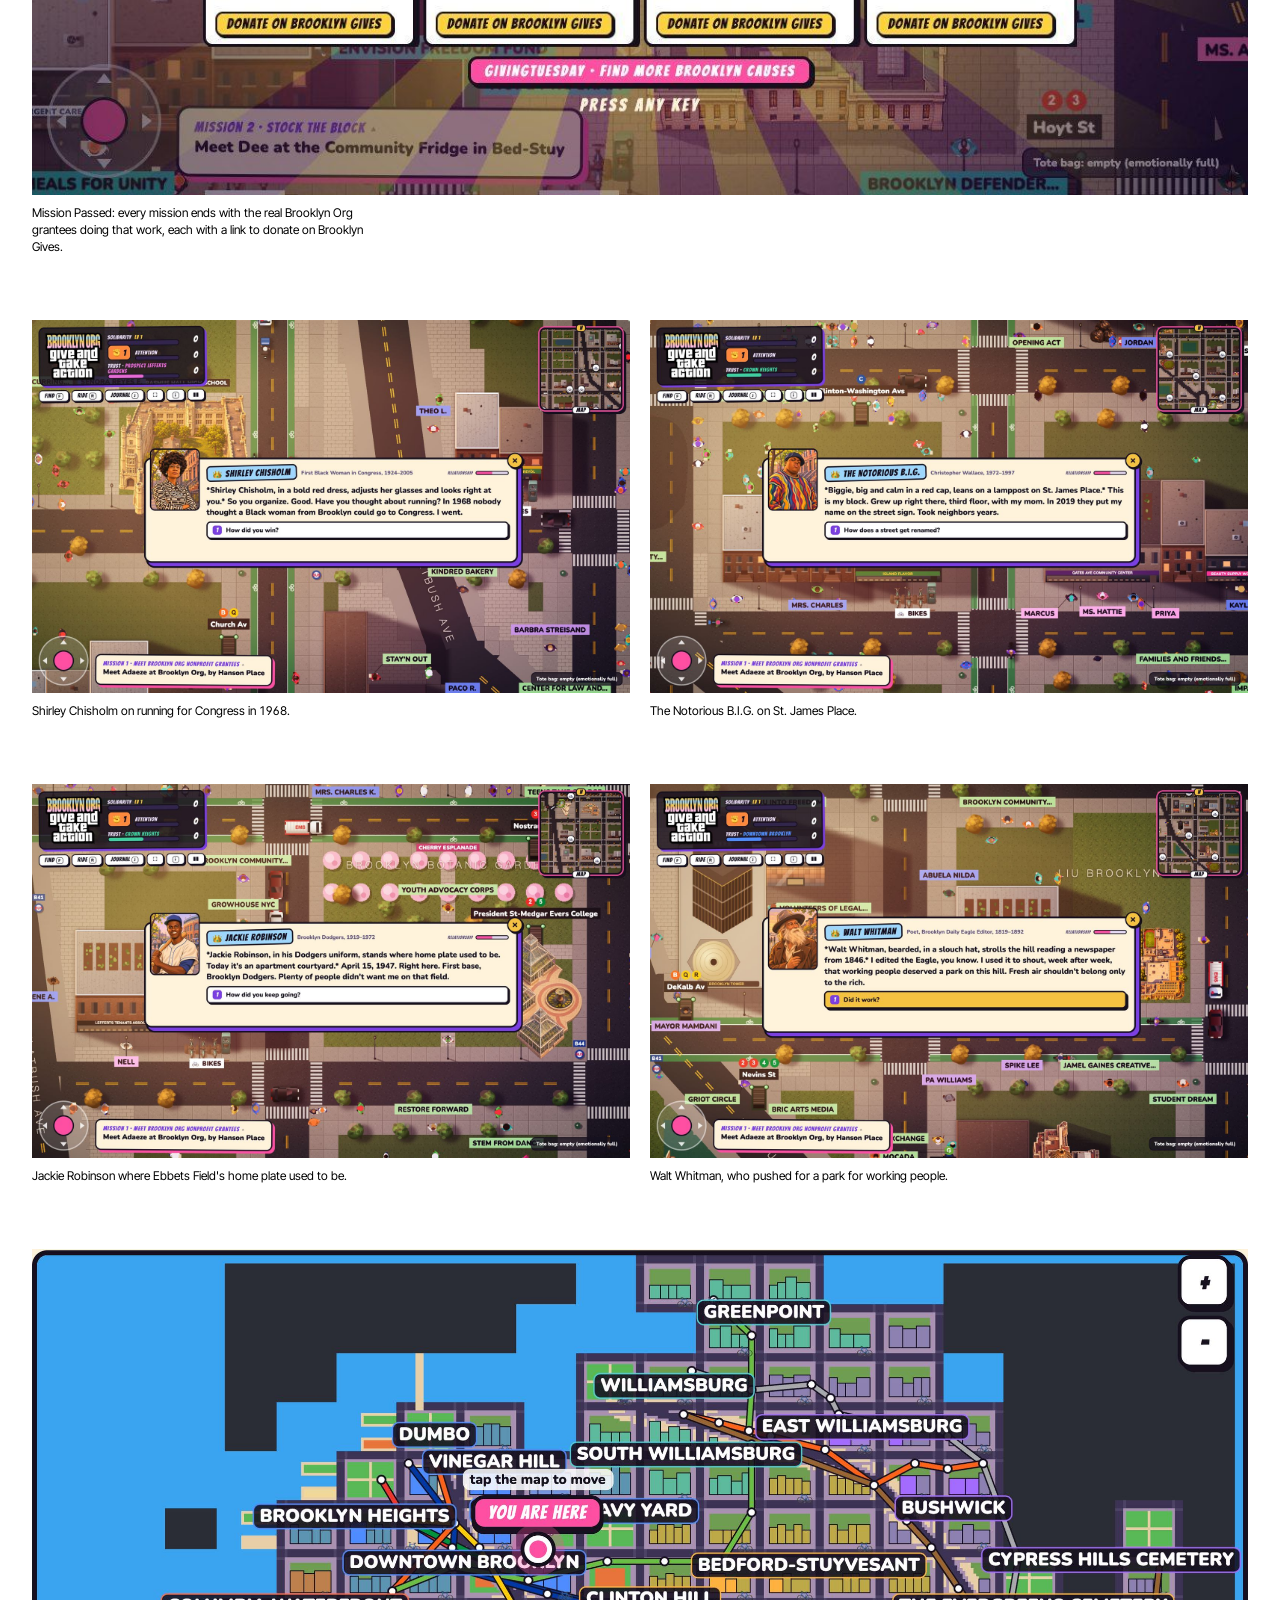
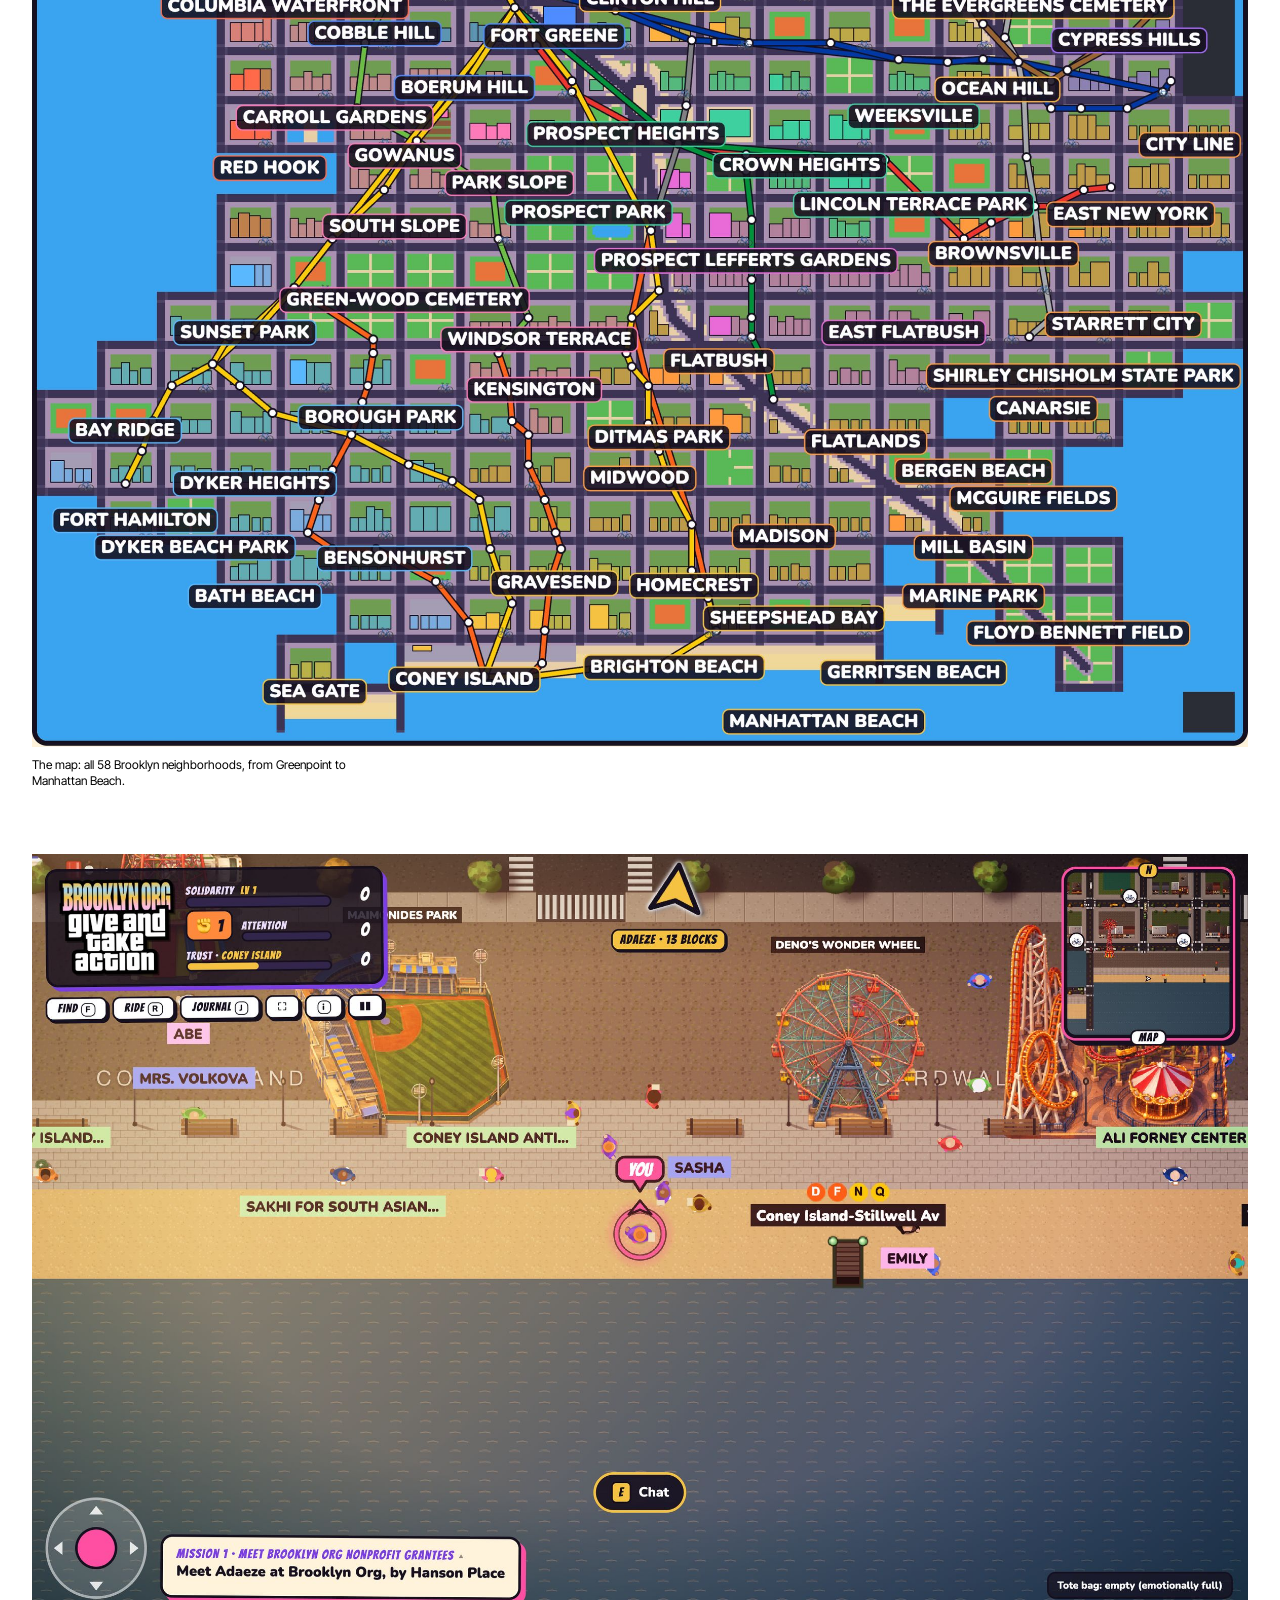
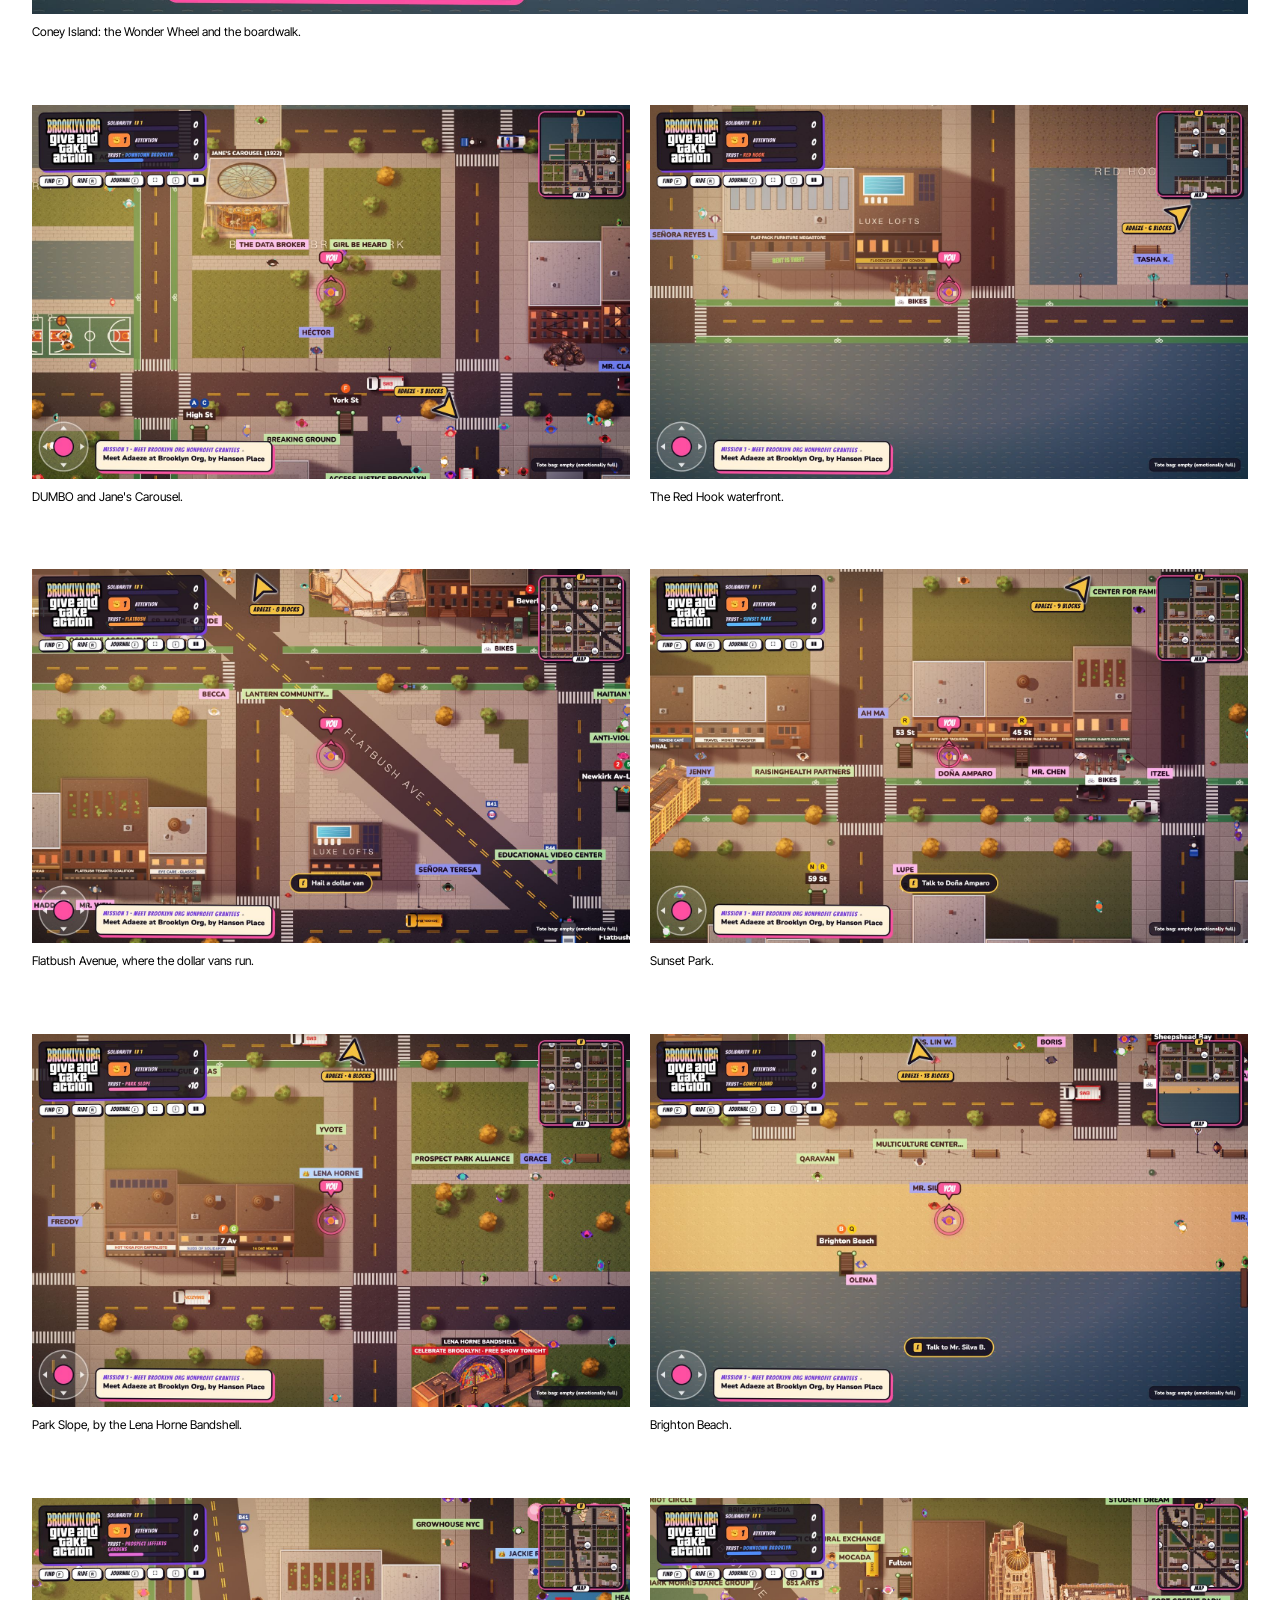
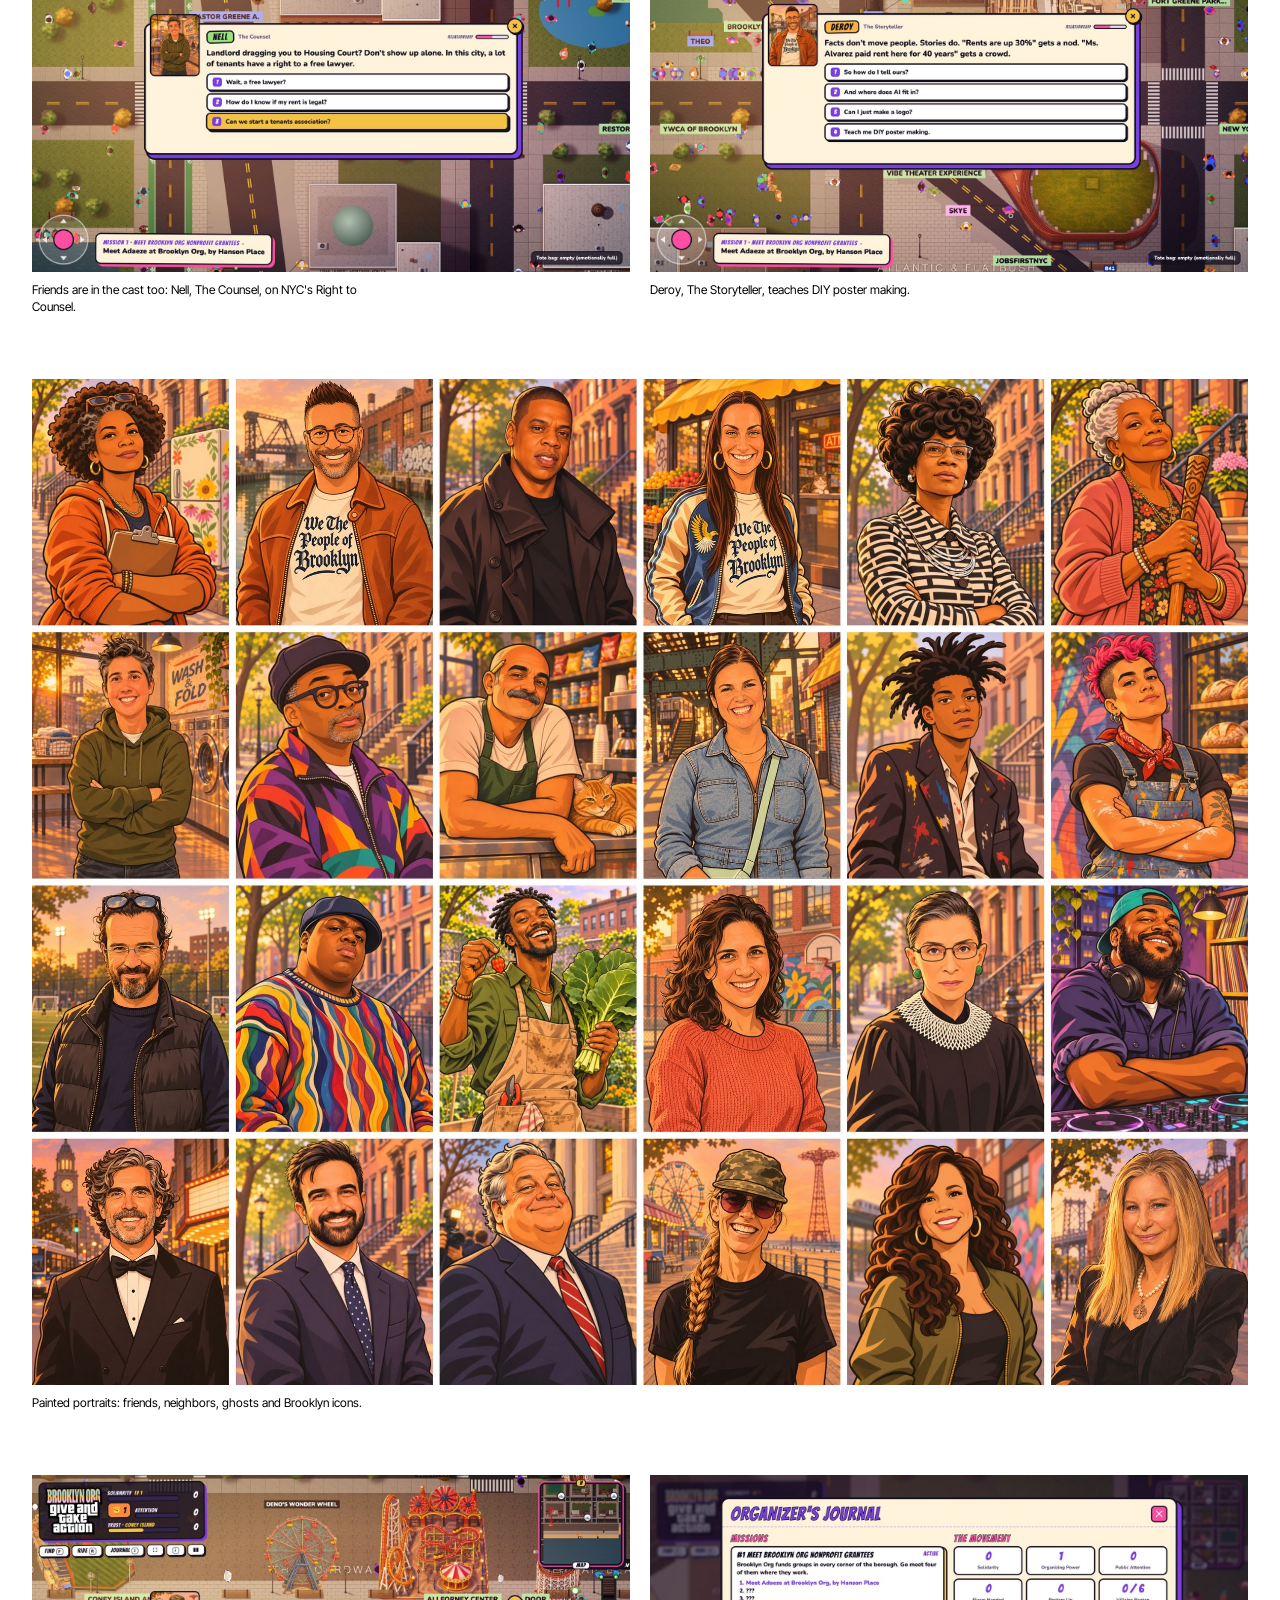
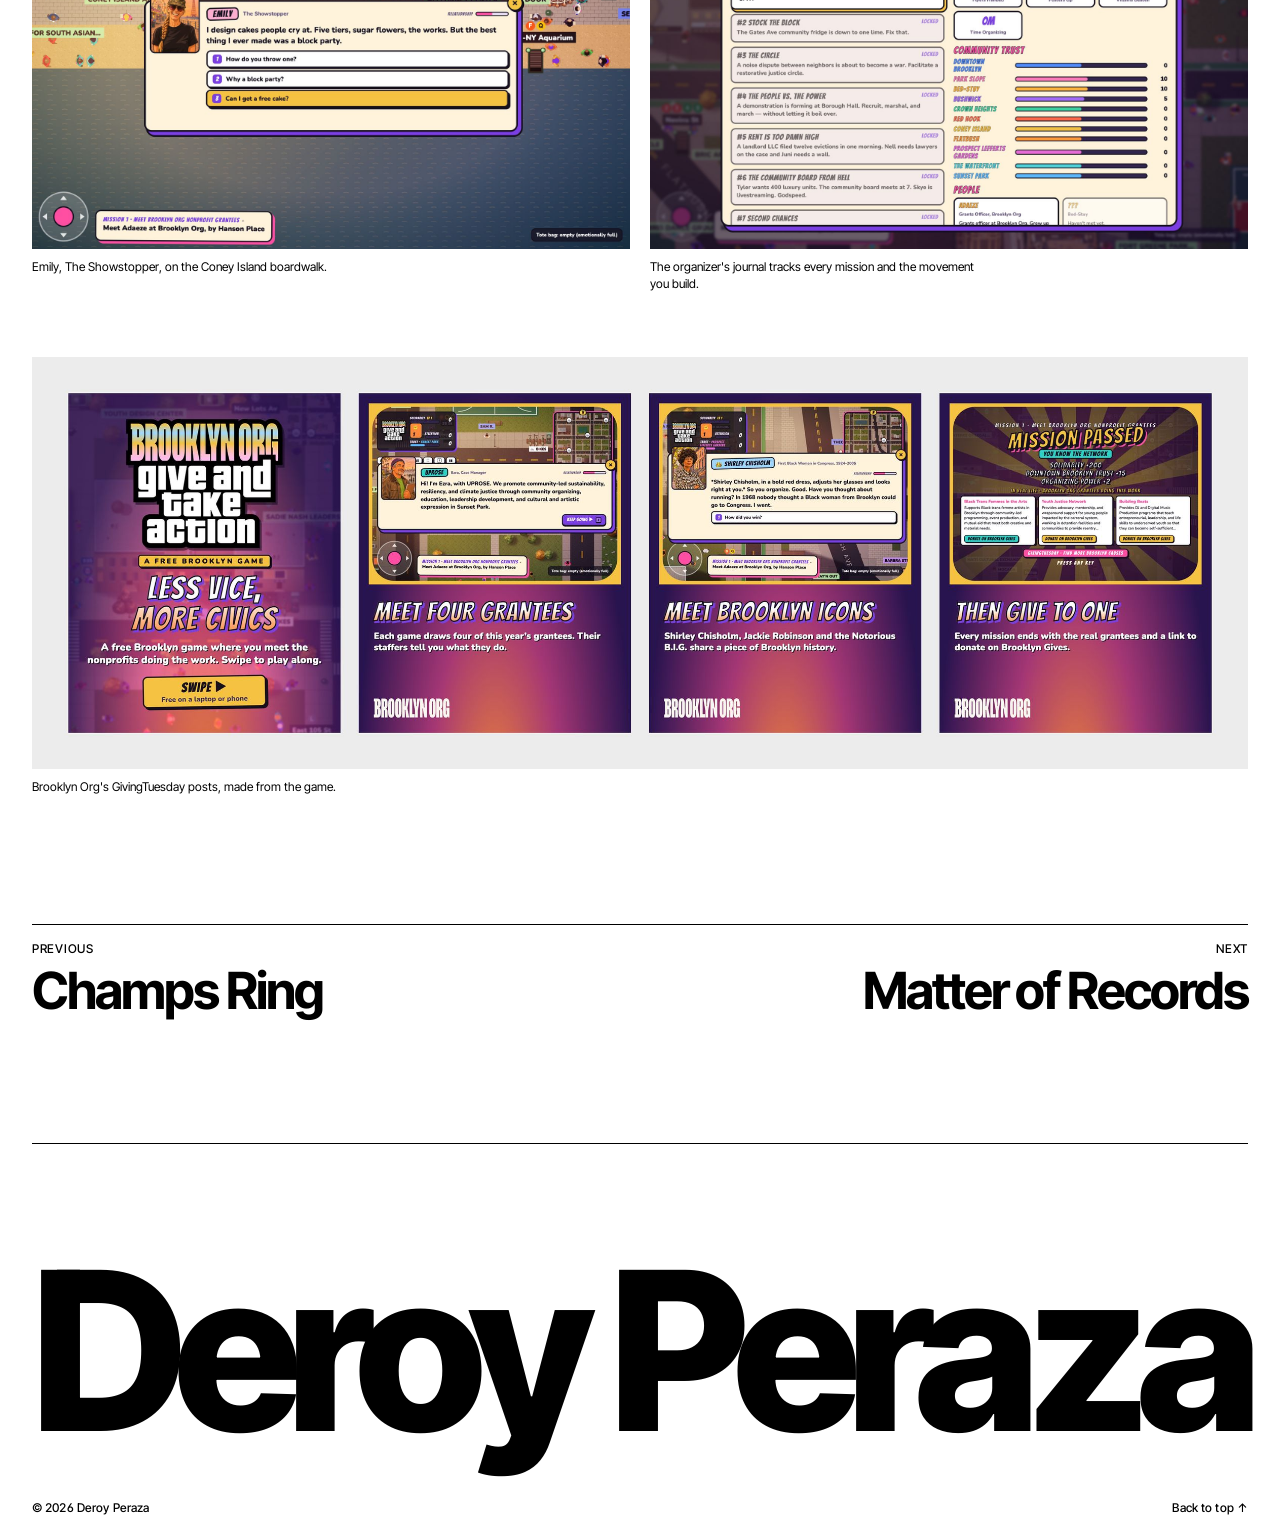
<file: work/give-and-take-action.html>
<!doctype html>
<html lang="en">
<head>
<meta charset="utf-8">
<meta name="viewport" content="width=device-width, initial-scale=1, viewport-fit=cover">
<title>Give and Take Action · Deroy Peraza</title>
<meta name="description" content="A free game set in a satirical Brooklyn. Instead of looting, you pick up groceries for a community fridge, meet the nonprofits doing the work and give to the one that moves you. Launched with Brooklyn Org for GivingTuesday.">
<link rel="preconnect" href="https://fonts.googleapis.com">
<link rel="preconnect" href="https://fonts.gstatic.com" crossorigin>
<link href="https://fonts.googleapis.com/css2?family=Inter+Tight:ital,wght@0,400;0,500;0,700;0,800;1,400&display=swap" rel="stylesheet">
<link rel="stylesheet" href="../styles.css">
</head>
<body>
<header class="top grid">
  <a class="mark" href="../index.html">Deroy Peraza</a>
  <p class="meta m1">Designer<br>Brooklyn, NY</p>
  <p class="meta m2">Co-founder &amp; Creative Director<br><a href="https://www.hyperakt.com">Hyperakt</a></p>
  <nav class="meta nav"><a aria-current="page" href="../index.html#work">Work</a><br><a href="../about.html">About</a></nav>
</header>

<main class="workpage">
  <div class="whead grid">
    <p class="label"><a href="../index.html#work">Selected work</a> / 01</p>
    <p class="q">What if a city game rewarded everyday civics instead of vice?</p>
    <h1>Give and Take Action</h1>
    <img class="wlogo" src="../logos/gta.png" style="--lw:180px" alt="Give and Take Action logo">
  </div>
  <figure class="hero"><video data-src="../img/gta-hero.mp4" poster="../img/gta-hero.jpg" width="1920" height="1200" muted loop playsinline preload="none" aria-label="The game from the title screen to Brooklyn Org, where Adaeze, a grants officer, explains what a community foundation does, then Shirley Chisholm on how she ran for Congress"></video></figure>
  <div class="wbody grid">
    <p class="lede">A free game set in a satirical Brooklyn. Instead of looting, you pick up groceries for a community fridge, meet the nonprofits doing the work and give to the one that moves you. Launched with Brooklyn Org for GivingTuesday.</p>
    <div class="text">
    <p>Most open-world video games hand you a city and dare you to wreck it. Give and Take Action flips that: the point is getting to know your neighbors and figuring out how to make your community better. Instead of running from the law, you learn how a community board works, how to start a tenant association and how to win a block party permit.</p>
    <p>It opens at Brooklyn Org, Brooklyn&#x27;s community foundation, where Adaeze, a grants officer, explains what a community foundation does and sends you out to meet four of this year&#x27;s grantees. Hundreds of Brooklyn nonprofits are in the game, each with a fictional staffer who tells you what the real organization does. Every mission ends with the real groups doing that work and a link to donate on Brooklyn Gives.</p>
    <p>The map is real Brooklyn: all 58 neighborhoods and all 156 subway stations. Twenty missions take on real civic needs, and Shirley Chisholm, Jackie Robinson, Walt Whitman and the Notorious B.I.G. wait on their old blocks with a piece of true Brooklyn history.</p>
    <p>It started in a group chat about GTA 6, when a friend wrote back, “we should make our own game.” My kids played the prototype and pitched ideas along the way. Free in any browser, on a laptop or a phone.</p>
    </div>
    <dl class="facts wfacts">
      <dt>Year</dt><dd>2026</dd>
      <dt>Type</dt><dd>Browser game</dd>
      <dt>Made</dt><dd>November 2026</dd>
      <dt>Launched</dt><dd>GivingTuesday 2026, with Brooklyn Org</dd>
      <dt>Platform</dt><dd>Browser, desktop and phone</dd>
      <dt>Built with</dt><dd>Phaser, TypeScript</dd>
      <dt>Story</dt><dd><a href="https://brooklyn.org/article/less-vice-more-civics/">Less Vice, More Civics, on Brooklyn Org&nbsp;↗</a></dd>
      <dt>Live</dt><dd><a href="https://giveandtakeaction.org/">Visit site&nbsp;↗</a></dd>
    </dl>
  </div>
  <div class="gallery grid">
    <figure class="g full"><img src="../img/work/give-and-take-action/01.jpg" width="2400" height="1500" alt="Desktop and phone." loading="lazy"><figcaption>Desktop and phone.</figcaption></figure>
    <figure class="g full"><img src="../img/work/give-and-take-action/02.jpg" width="2400" height="1500" alt="It starts at Brooklyn Org: Adaeze, a grants officer, explains what a community foundation does." loading="lazy"><figcaption>It starts at Brooklyn Org: Adaeze, a grants officer, explains what a community foundation does.</figcaption></figure>
    <figure class="g half"><img src="../img/work/give-and-take-action/03.jpg" width="1600" height="1000" alt="Each game draws four of this year&#x27;s grantees. A staffer at UPROSE in Sunset Park quizzes you on what the group does." loading="lazy"><figcaption>Each game draws four of this year&#x27;s grantees. A staffer at UPROSE in Sunset Park quizzes you on what the group does.</figcaption></figure>
    <figure class="g half"><img src="../img/work/give-and-take-action/04.jpg" width="1600" height="1000" alt="Brooklyn Book Bodega, at the Brooklyn Navy Yard." loading="lazy"><figcaption>Brooklyn Book Bodega, at the Brooklyn Navy Yard.</figcaption></figure>
    <figure class="g full"><img src="../img/work/give-and-take-action/05.jpg" width="1280" height="720" alt="Mission Passed: every mission ends with the real Brooklyn Org grantees doing that work, each with a link to donate on Brooklyn Gives." loading="lazy"><figcaption>Mission Passed: every mission ends with the real Brooklyn Org grantees doing that work, each with a link to donate on Brooklyn Gives.</figcaption></figure>
    <figure class="g half"><img src="../img/work/give-and-take-action/06.jpg" width="1600" height="1000" alt="Shirley Chisholm on running for Congress in 1968." loading="lazy"><figcaption>Shirley Chisholm on running for Congress in 1968.</figcaption></figure>
    <figure class="g half"><img src="../img/work/give-and-take-action/07.jpg" width="1600" height="1000" alt="The Notorious B.I.G. on St. James Place." loading="lazy"><figcaption>The Notorious B.I.G. on St. James Place.</figcaption></figure>
    <figure class="g half"><img src="../img/work/give-and-take-action/08.jpg" width="1600" height="1000" alt="Jackie Robinson where Ebbets Field&#x27;s home plate used to be." loading="lazy"><figcaption>Jackie Robinson where Ebbets Field&#x27;s home plate used to be.</figcaption></figure>
    <figure class="g half"><img src="../img/work/give-and-take-action/09.jpg" width="1600" height="1000" alt="Walt Whitman, who pushed for a park for working people." loading="lazy"><figcaption>Walt Whitman, who pushed for a park for working people.</figcaption></figure>
    <figure class="g full"><img src="../img/work/give-and-take-action/10.jpg" width="2400" height="2167" alt="The map: all 58 Brooklyn neighborhoods, from Greenpoint to Manhattan Beach." loading="lazy"><figcaption>The map: all 58 Brooklyn neighborhoods, from Greenpoint to Manhattan Beach.</figcaption></figure>
    <figure class="g full"><img src="../img/work/give-and-take-action/11.jpg" width="2400" height="1500" alt="Coney Island: the Wonder Wheel and the boardwalk." loading="lazy"><figcaption>Coney Island: the Wonder Wheel and the boardwalk.</figcaption></figure>
    <figure class="g half"><img src="../img/work/give-and-take-action/12.jpg" width="1600" height="1000" alt="DUMBO and Jane&#x27;s Carousel." loading="lazy"><figcaption>DUMBO and Jane&#x27;s Carousel.</figcaption></figure>
    <figure class="g half"><img src="../img/work/give-and-take-action/13.jpg" width="1600" height="1000" alt="The Red Hook waterfront." loading="lazy"><figcaption>The Red Hook waterfront.</figcaption></figure>
    <figure class="g half"><img src="../img/work/give-and-take-action/14.jpg" width="1600" height="1000" alt="Flatbush Avenue, where the dollar vans run." loading="lazy"><figcaption>Flatbush Avenue, where the dollar vans run.</figcaption></figure>
    <figure class="g half"><img src="../img/work/give-and-take-action/15.jpg" width="1600" height="1000" alt="Sunset Park." loading="lazy"><figcaption>Sunset Park.</figcaption></figure>
    <figure class="g half"><img src="../img/work/give-and-take-action/16.jpg" width="1600" height="1000" alt="Park Slope, by the Lena Horne Bandshell." loading="lazy"><figcaption>Park Slope, by the Lena Horne Bandshell.</figcaption></figure>
    <figure class="g half"><img src="../img/work/give-and-take-action/17.jpg" width="1600" height="1000" alt="Brighton Beach." loading="lazy"><figcaption>Brighton Beach.</figcaption></figure>
    <figure class="g half"><img src="../img/work/give-and-take-action/18.jpg" width="1600" height="1000" alt="Friends are in the cast too: Nell, The Counsel, on NYC&#x27;s Right to Counsel." loading="lazy"><figcaption>Friends are in the cast too: Nell, The Counsel, on NYC&#x27;s Right to Counsel.</figcaption></figure>
    <figure class="g half"><img src="../img/work/give-and-take-action/19.jpg" width="1600" height="1000" alt="Deroy, The Storyteller, teaches DIY poster making." loading="lazy"><figcaption>Deroy, The Storyteller, teaches DIY poster making.</figcaption></figure>
    <figure class="g full"><img src="../img/work/give-and-take-action/20.jpg" width="2400" height="1984" alt="Painted portraits: friends, neighbors, ghosts and Brooklyn icons." loading="lazy"><figcaption>Painted portraits: friends, neighbors, ghosts and Brooklyn icons.</figcaption></figure>
    <figure class="g half"><img src="../img/work/give-and-take-action/21.jpg" width="1600" height="1000" alt="Emily, The Showstopper, on the Coney Island boardwalk." loading="lazy"><figcaption>Emily, The Showstopper, on the Coney Island boardwalk.</figcaption></figure>
    <figure class="g half"><img src="../img/work/give-and-take-action/22.jpg" width="1600" height="1000" alt="The organizer&#x27;s journal tracks every mission and the movement you build." loading="lazy"><figcaption>The organizer&#x27;s journal tracks every mission and the movement you build.</figcaption></figure>
    <figure class="g full"><img src="../img/work/give-and-take-action/23.jpg" width="2400" height="815" alt="Brooklyn Org&#x27;s GivingTuesday posts, made from the game." loading="lazy"><figcaption>Brooklyn Org&#x27;s GivingTuesday posts, made from the game.</figcaption></figure>
  </div>
  <nav class="pager grid" aria-label="More projects">
    <a class="prev" href="champs-ring.html"><span class="label">Previous</span><span class="t">Champs Ring</span></a>
    <a class="next" href="matter-of-records.html"><span class="label">Next</span><span class="t">Matter of Records</span></a>
  </nav>
</main>
<footer class="foot">
  <p class="bigname" aria-hidden="true">Deroy Peraza</p>
  <div class="grid small">
    <p class="meta">© 2026 Deroy Peraza</p>
    <p class="meta right"><a href="#">Back to top ↑</a></p>
  </div>
</footer>
<script>
// Fit the footer name to the full measure.
(function(){var el=document.querySelector('.bigname');if(!el)return;
function fit(){el.style.fontSize='100px';var w=el.parentElement.clientWidth,r=el.scrollWidth;el.style.fontSize=(100*w/r*0.995)+'px';}
(document.fonts&&document.fonts.ready?document.fonts.ready:Promise.resolve()).then(fit);addEventListener('resize',fit);})();
// Motion heroes: load and play only while on screen; stills only for reduced motion.
(function(){var vs=[].slice.call(document.querySelectorAll('video[data-src]'));if(!vs.length)return;
if(matchMedia('(prefers-reduced-motion: reduce)').matches)return;
function load(v){if(!v.src){v.src=v.dataset.src;v.preload='auto';}}
function play(v){load(v);var p=v.play();if(p&&p.catch)p.catch(function(){});}
if(!('IntersectionObserver' in window)){vs.forEach(load);return;}
// fetch a little ahead so it's ready, but only play once at least half the video is on screen
var near=new IntersectionObserver(function(es){es.forEach(function(e){if(e.isIntersecting)load(e.target);});},{rootMargin:'400px 0px'});
var seen=new IntersectionObserver(function(es){es.forEach(function(e){if(e.intersectionRatio>=0.5)play(e.target);else e.target.pause();});},{threshold:[0,0.5]});
vs.forEach(function(v){near.observe(v);seen.observe(v);});})();
</script>
</body>
</html>
</file>
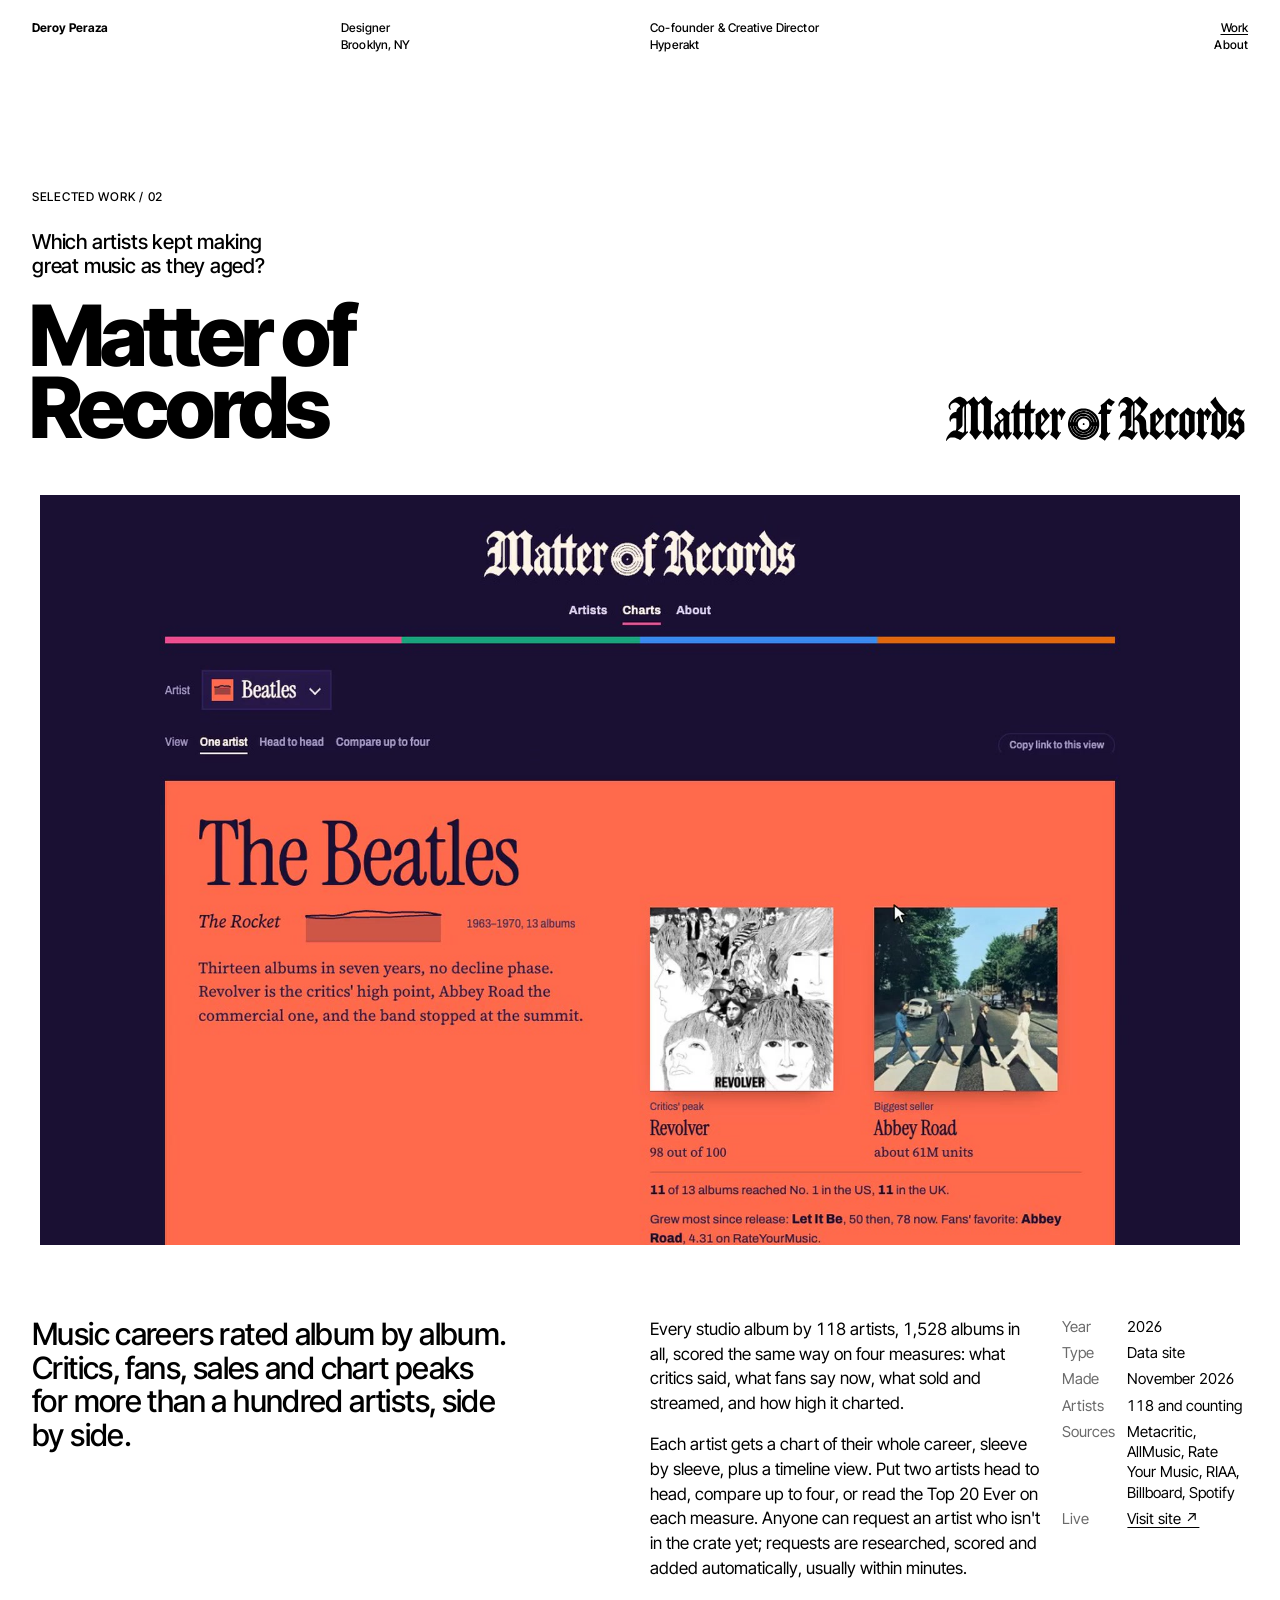
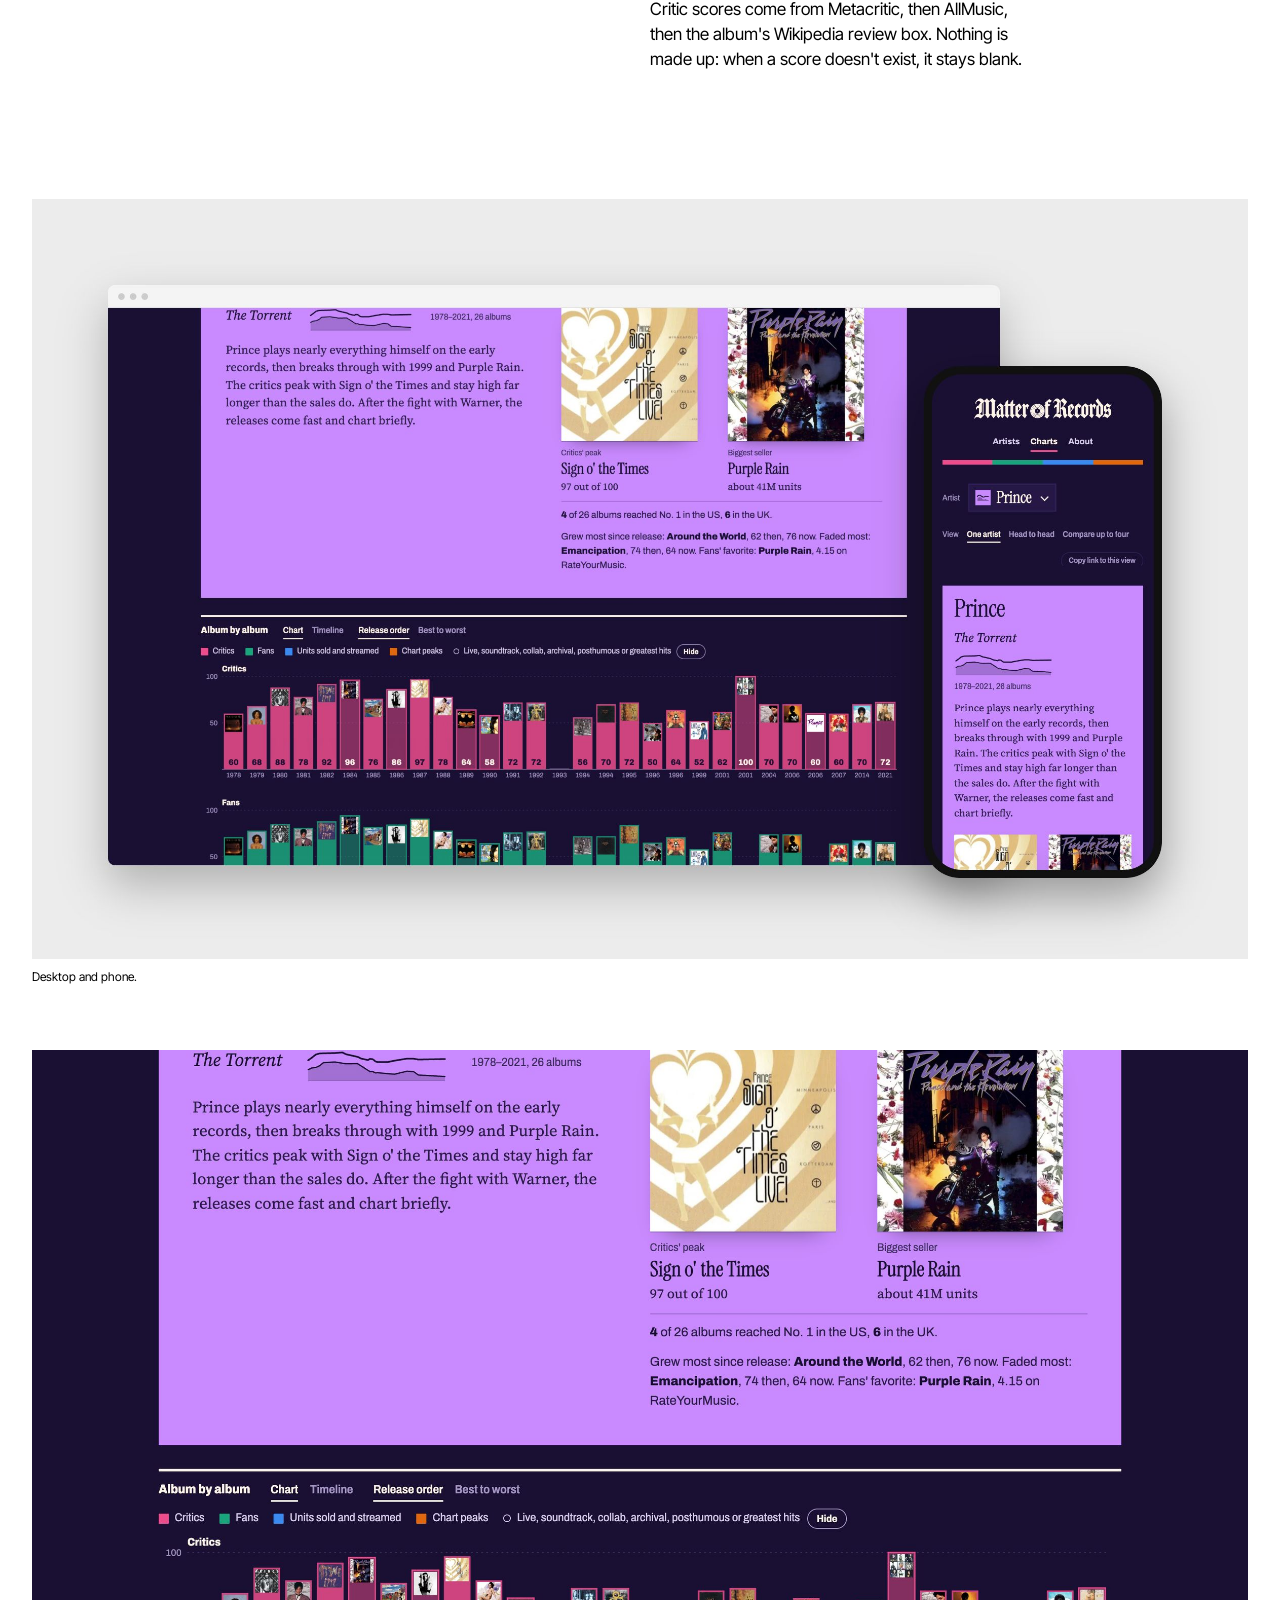
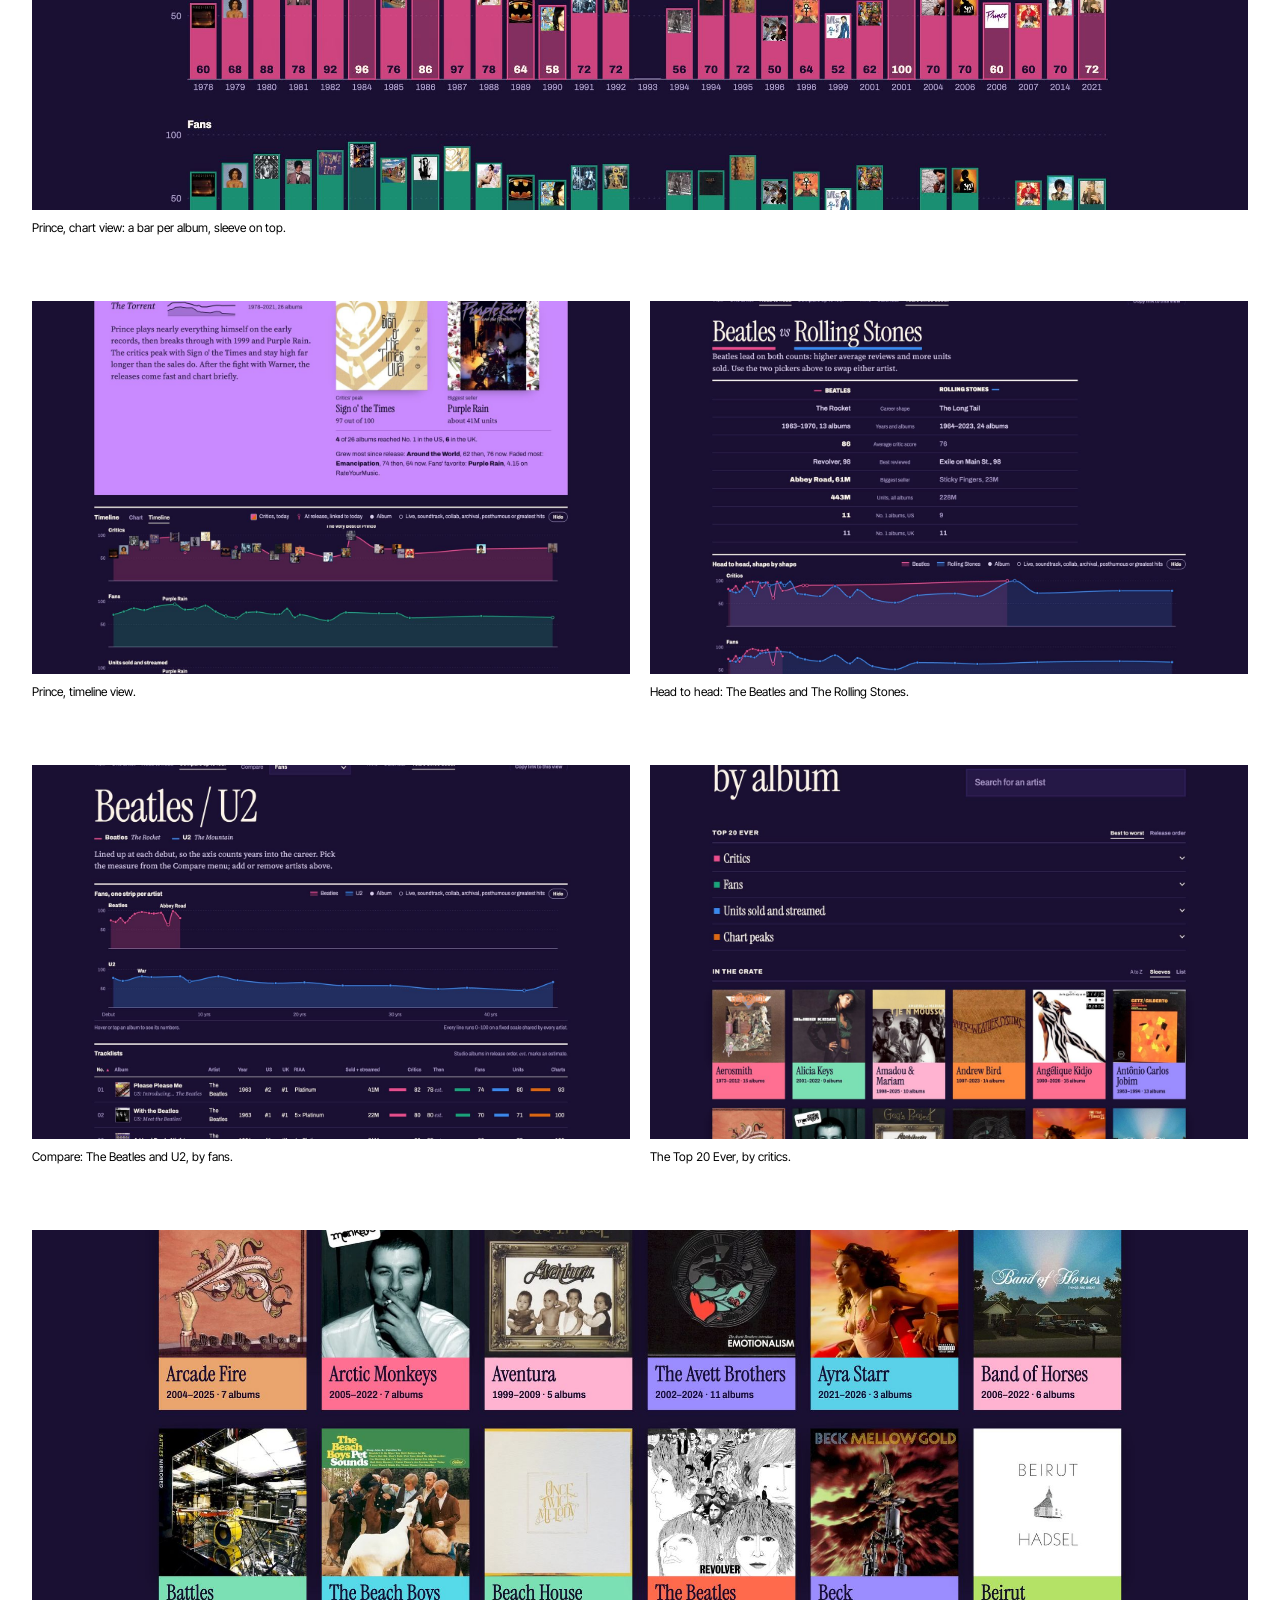
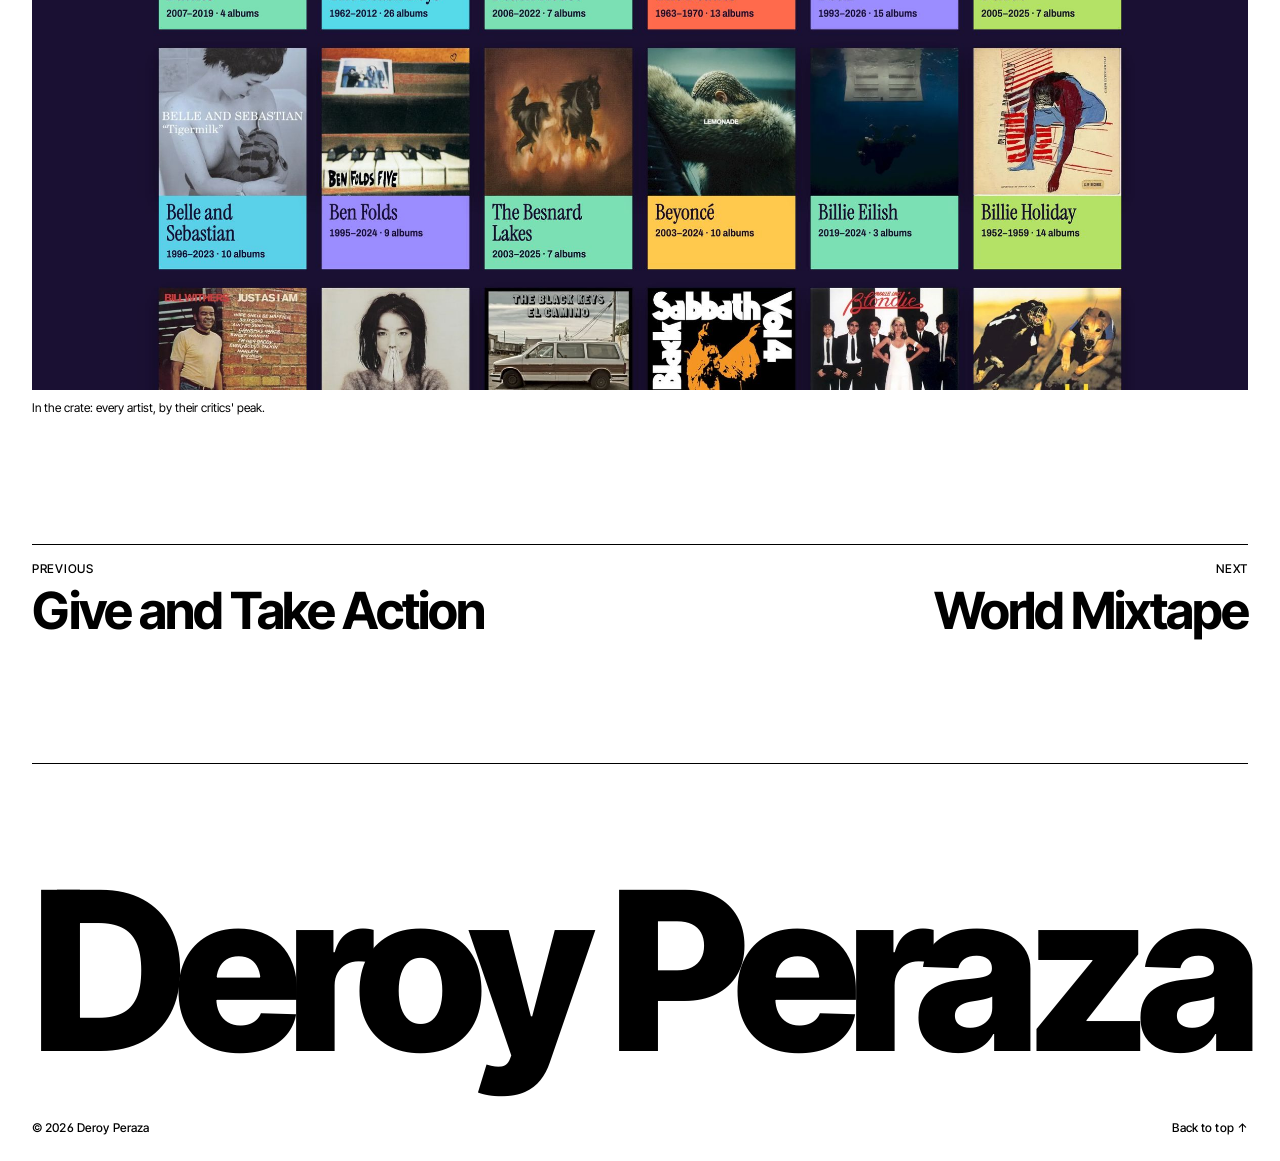
<file: work/matter-of-records.html>
<!doctype html>
<html lang="en">
<head>
<meta charset="utf-8">
<meta name="viewport" content="width=device-width, initial-scale=1, viewport-fit=cover">
<title>Matter of Records · Deroy Peraza</title>
<meta name="description" content="Music careers rated album by album. Critics, fans, sales and chart peaks for more than a hundred artists, side by side.">
<link rel="preconnect" href="https://fonts.googleapis.com">
<link rel="preconnect" href="https://fonts.gstatic.com" crossorigin>
<link href="https://fonts.googleapis.com/css2?family=Inter+Tight:ital,wght@0,400;0,500;0,700;0,800;1,400&display=swap" rel="stylesheet">
<link rel="stylesheet" href="../styles.css">
</head>
<body>
<header class="top grid">
  <a class="mark" href="../index.html">Deroy Peraza</a>
  <p class="meta m1">Designer<br>Brooklyn, NY</p>
  <p class="meta m2">Co-founder &amp; Creative Director<br><a href="https://www.hyperakt.com">Hyperakt</a></p>
  <nav class="meta nav"><a aria-current="page" href="../index.html#work">Work</a><br><a href="../about.html">About</a></nav>
</header>

<main class="workpage">
  <div class="whead grid">
    <p class="label"><a href="../index.html#work">Selected work</a> / 02</p>
    <p class="q">Which artists kept making great music as they aged?</p>
    <h1>Matter of Records</h1>
    <img class="wlogo" src="../logos/mor.svg" style="--lw:424px" alt="Matter of Records logo">
  </div>
  <figure class="hero"><video data-src="../img/mor-hero.mp4" poster="../img/mor-hero.jpg" width="1920" height="1200" muted loop playsinline preload="none" aria-label="Switching the Top 20 Ever between critics, fans, sales and chart peaks, then opening The Beatles&#x27; career"></video></figure>
  <div class="wbody grid">
    <p class="lede">Music careers rated album by album. Critics, fans, sales and chart peaks for more than a hundred artists, side by side.</p>
    <div class="text">
    <p>Every studio album by 118 artists, 1,528 albums in all, scored the same way on four measures: what critics said, what fans say now, what sold and streamed, and how high it charted.</p>
    <p>Each artist gets a chart of their whole career, sleeve by sleeve, plus a timeline view. Put two artists head to head, compare up to four, or read the Top 20 Ever on each measure. Anyone can request an artist who isn&#x27;t in the crate yet; requests are researched, scored and added automatically, usually within minutes.</p>
    <p>Critic scores come from Metacritic, then AllMusic, then the album&#x27;s Wikipedia review box. Nothing is made up: when a score doesn&#x27;t exist, it stays blank.</p>
    </div>
    <dl class="facts wfacts">
      <dt>Year</dt><dd>2026</dd>
      <dt>Type</dt><dd>Data site</dd>
      <dt>Made</dt><dd>November 2026</dd>
      <dt>Artists</dt><dd>118 and counting</dd>
      <dt>Sources</dt><dd>Metacritic, AllMusic, Rate Your Music, RIAA, Billboard, Spotify</dd>

      <dt>Live</dt><dd><a href="https://deroyperaza.github.io/matter-of-records/">Visit site&nbsp;↗</a></dd>
    </dl>
  </div>
  <div class="gallery grid">
    <figure class="g full"><img src="../img/work/matter-of-records/01.jpg" width="2400" height="1500" alt="Desktop and phone." loading="lazy"><figcaption>Desktop and phone.</figcaption></figure>
    <figure class="g full"><img src="../img/work/matter-of-records/02.jpg" width="2400" height="1500" alt="Prince, chart view: a bar per album, sleeve on top." loading="lazy"><figcaption>Prince, chart view: a bar per album, sleeve on top.</figcaption></figure>
    <figure class="g half"><img src="../img/work/matter-of-records/03.jpg" width="1600" height="1000" alt="Prince, timeline view." loading="lazy"><figcaption>Prince, timeline view.</figcaption></figure>
    <figure class="g half"><img src="../img/work/matter-of-records/04.jpg" width="1600" height="1000" alt="Head to head: The Beatles and The Rolling Stones." loading="lazy"><figcaption>Head to head: The Beatles and The Rolling Stones.</figcaption></figure>
    <figure class="g half"><img src="../img/work/matter-of-records/05.jpg" width="1600" height="1000" alt="Compare: The Beatles and U2, by fans." loading="lazy"><figcaption>Compare: The Beatles and U2, by fans.</figcaption></figure>
    <figure class="g half"><img src="../img/work/matter-of-records/06.jpg" width="1600" height="1000" alt="The Top 20 Ever, by critics." loading="lazy"><figcaption>The Top 20 Ever, by critics.</figcaption></figure>
    <figure class="g full"><img src="../img/work/matter-of-records/07.jpg" width="2400" height="1500" alt="In the crate: every artist, by their critics&#x27; peak." loading="lazy"><figcaption>In the crate: every artist, by their critics&#x27; peak.</figcaption></figure>
  </div>
  <nav class="pager grid" aria-label="More projects">
    <a class="prev" href="give-and-take-action.html"><span class="label">Previous</span><span class="t">Give and Take Action</span></a>
    <a class="next" href="world-mixtape.html"><span class="label">Next</span><span class="t">World Mixtape</span></a>
  </nav>
</main>
<footer class="foot">
  <p class="bigname" aria-hidden="true">Deroy Peraza</p>
  <div class="grid small">
    <p class="meta">© 2026 Deroy Peraza</p>
    <p class="meta right"><a href="#">Back to top ↑</a></p>
  </div>
</footer>
<script>
// Fit the footer name to the full measure.
(function(){var el=document.querySelector('.bigname');if(!el)return;
function fit(){el.style.fontSize='100px';var w=el.parentElement.clientWidth,r=el.scrollWidth;el.style.fontSize=(100*w/r*0.995)+'px';}
(document.fonts&&document.fonts.ready?document.fonts.ready:Promise.resolve()).then(fit);addEventListener('resize',fit);})();
// Motion heroes: load and play only while on screen; stills only for reduced motion.
(function(){var vs=[].slice.call(document.querySelectorAll('video[data-src]'));if(!vs.length)return;
if(matchMedia('(prefers-reduced-motion: reduce)').matches)return;
function load(v){if(!v.src){v.src=v.dataset.src;v.preload='auto';}}
function play(v){load(v);var p=v.play();if(p&&p.catch)p.catch(function(){});}
if(!('IntersectionObserver' in window)){vs.forEach(load);return;}
// fetch a little ahead so it's ready, but only play once at least half the video is on screen
var near=new IntersectionObserver(function(es){es.forEach(function(e){if(e.isIntersecting)load(e.target);});},{rootMargin:'400px 0px'});
var seen=new IntersectionObserver(function(es){es.forEach(function(e){if(e.intersectionRatio>=0.5)play(e.target);else e.target.pause();});},{threshold:[0,0.5]});
vs.forEach(function(v){near.observe(v);seen.observe(v);});})();
</script>
</body>
</html>
</file>
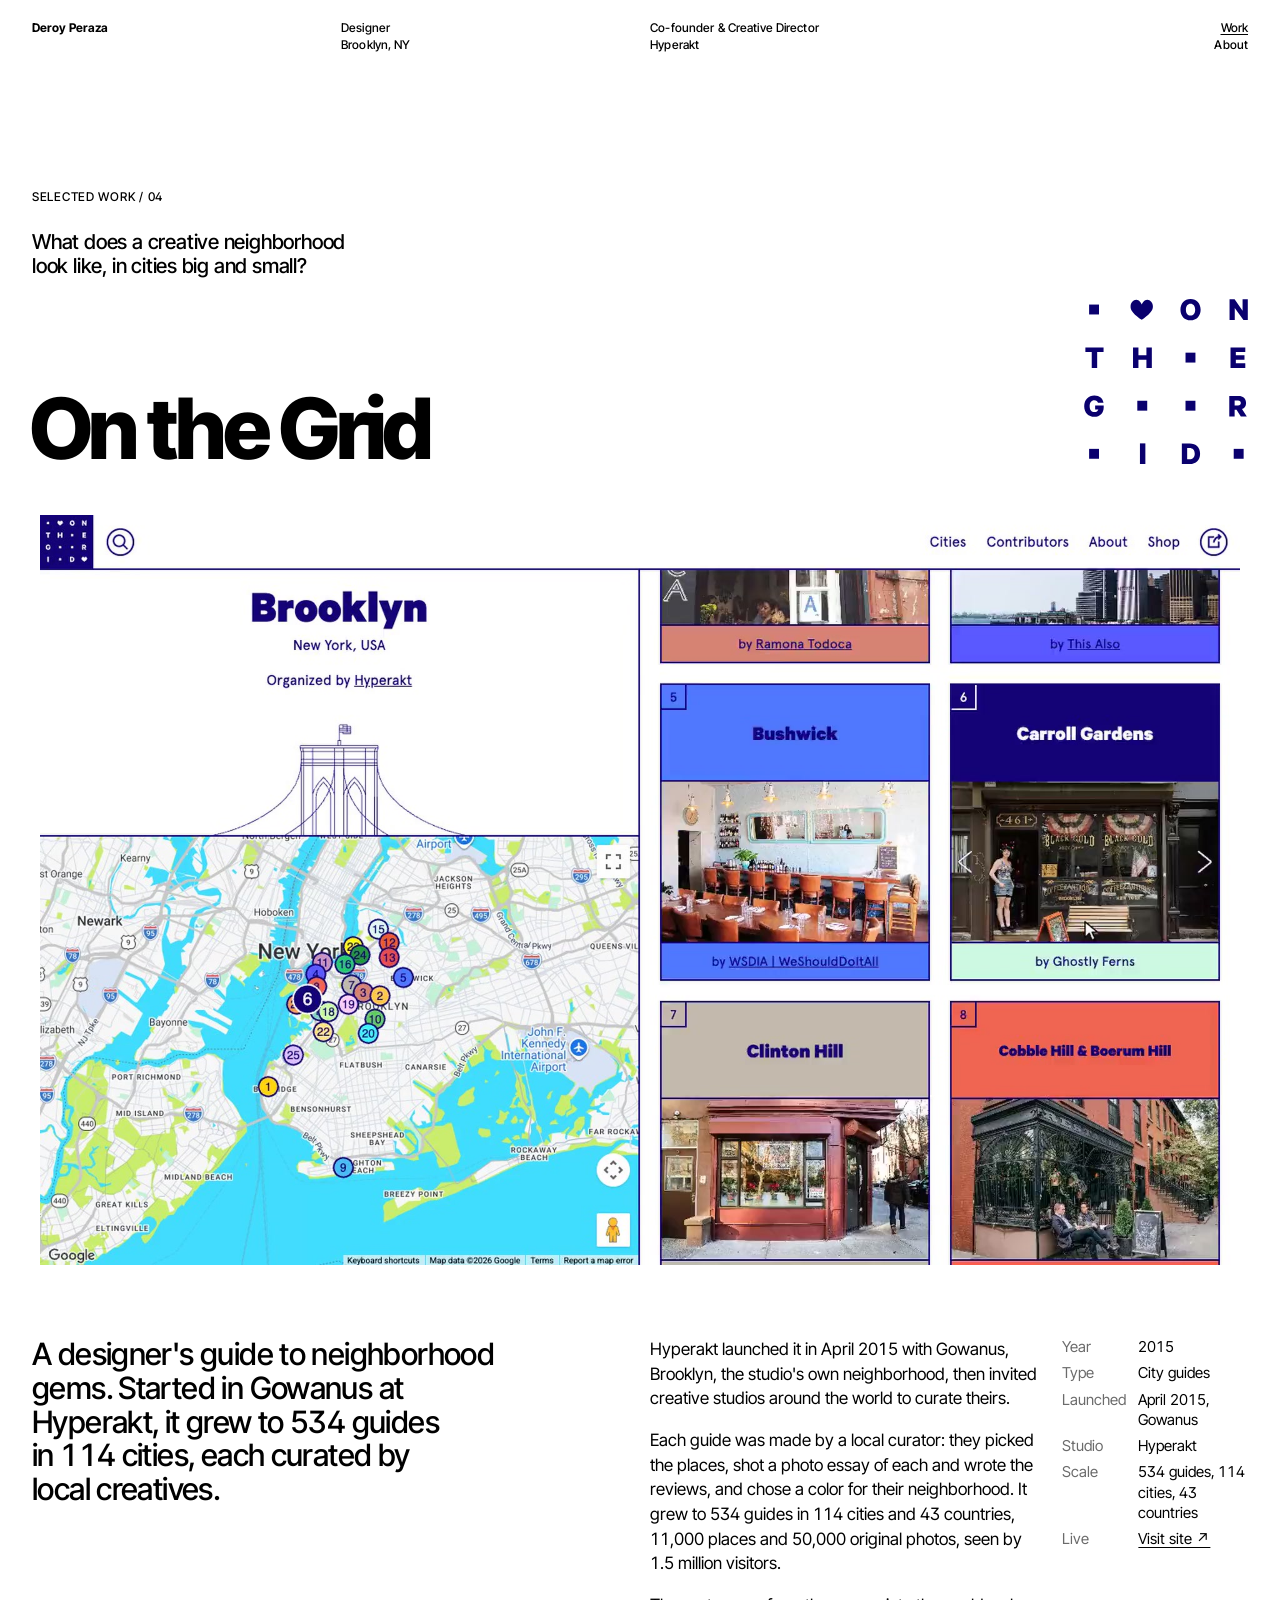
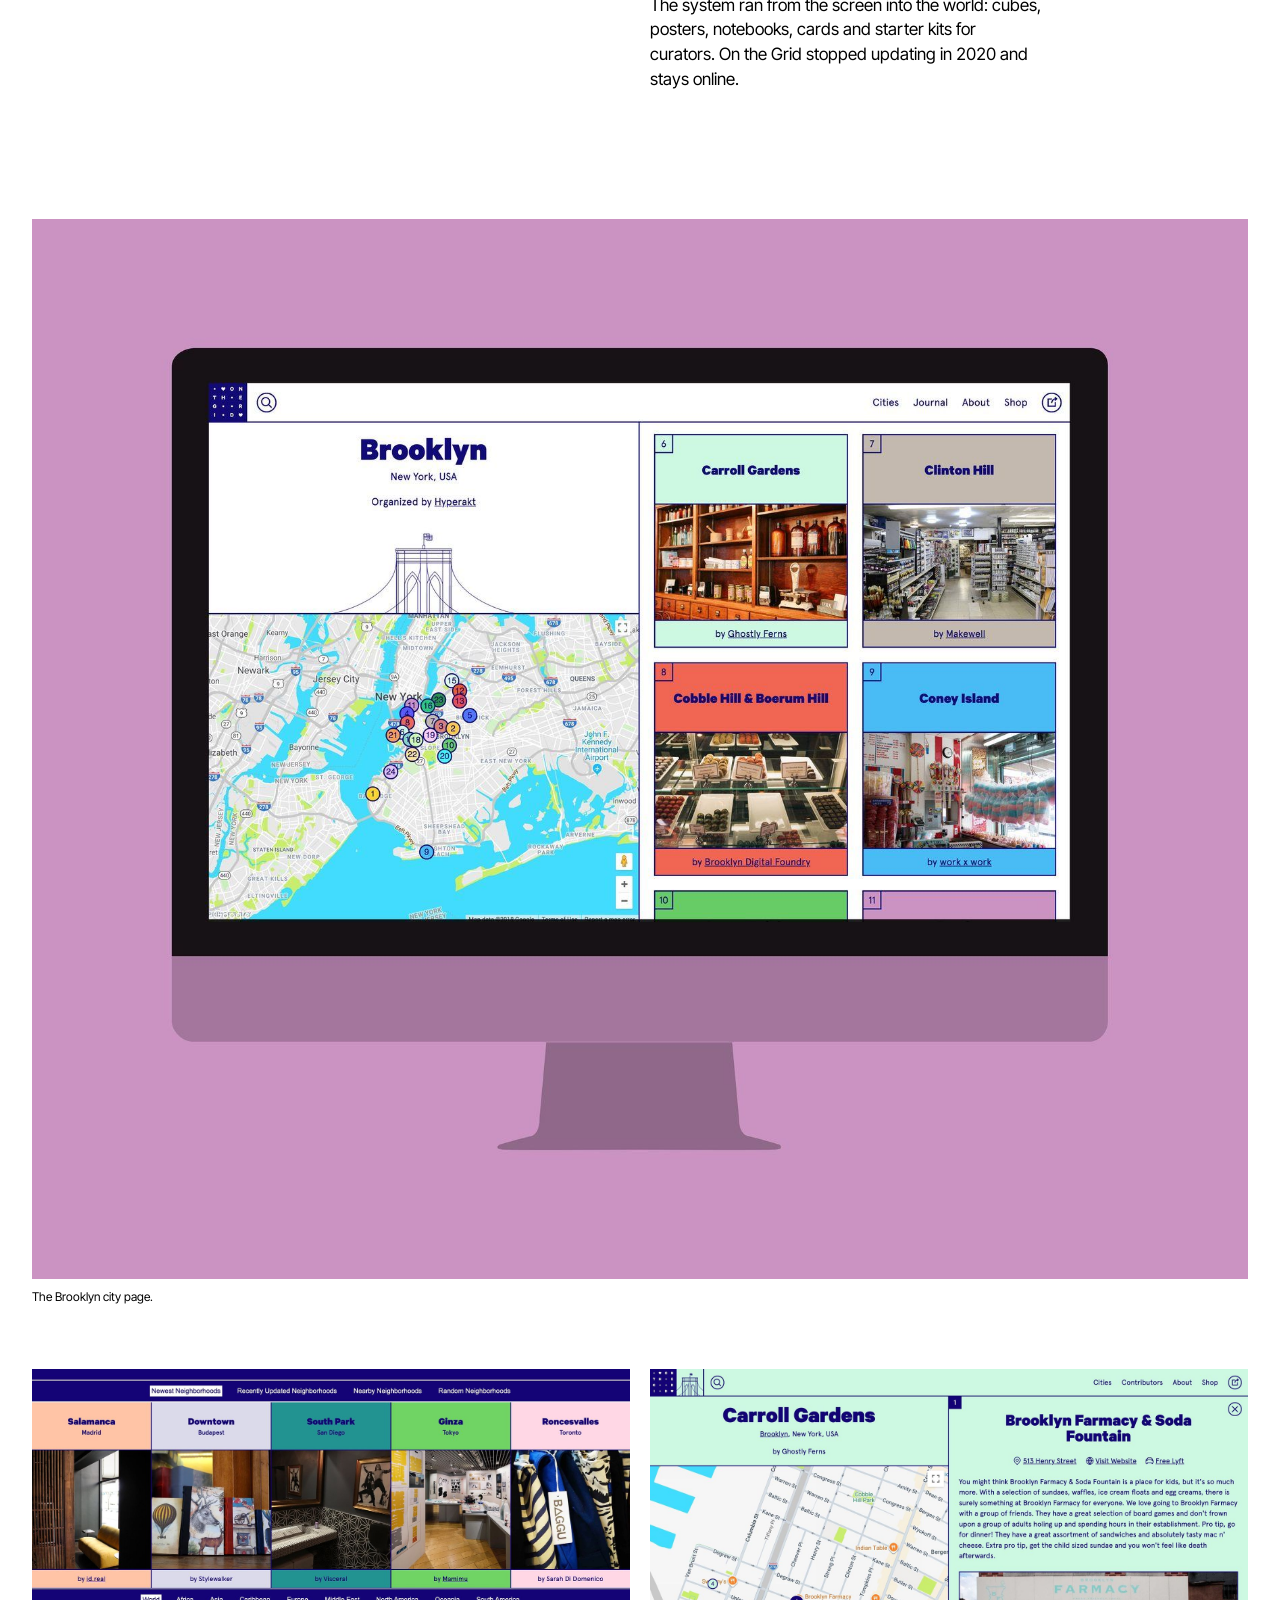
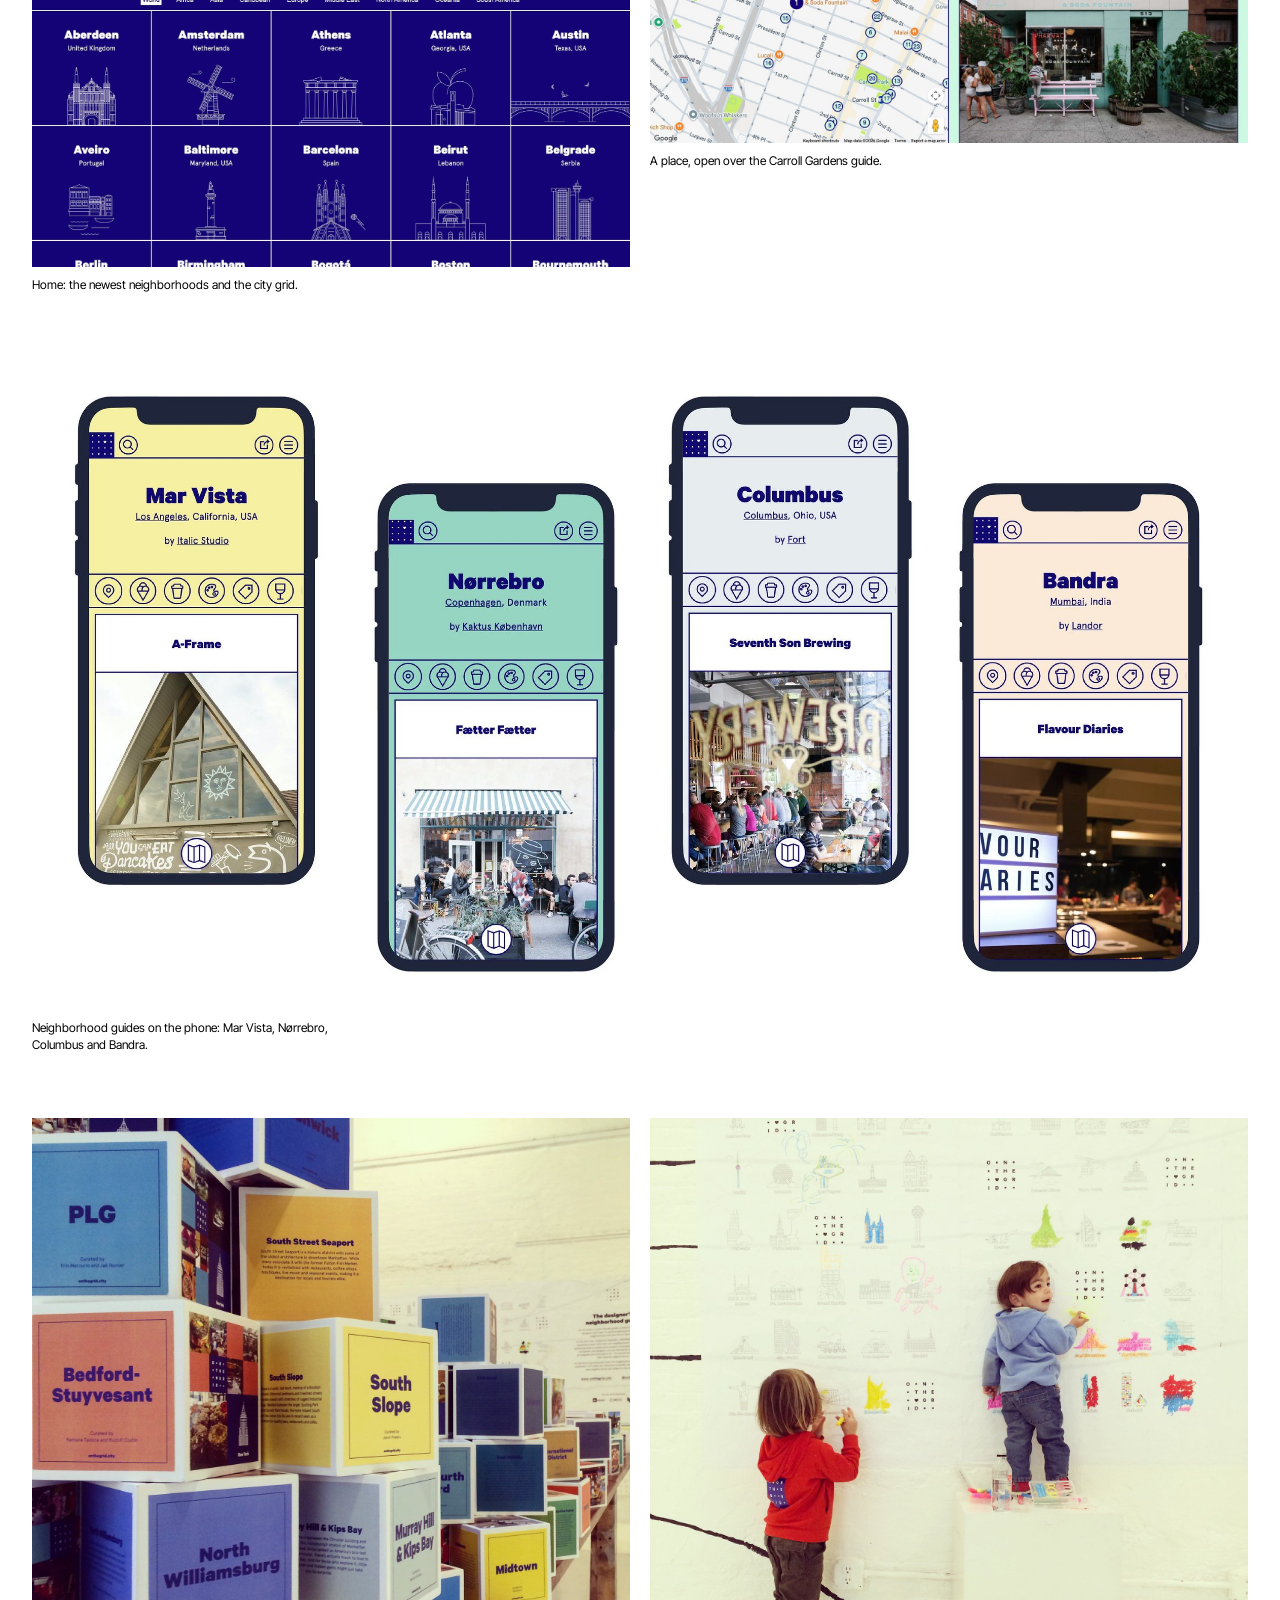
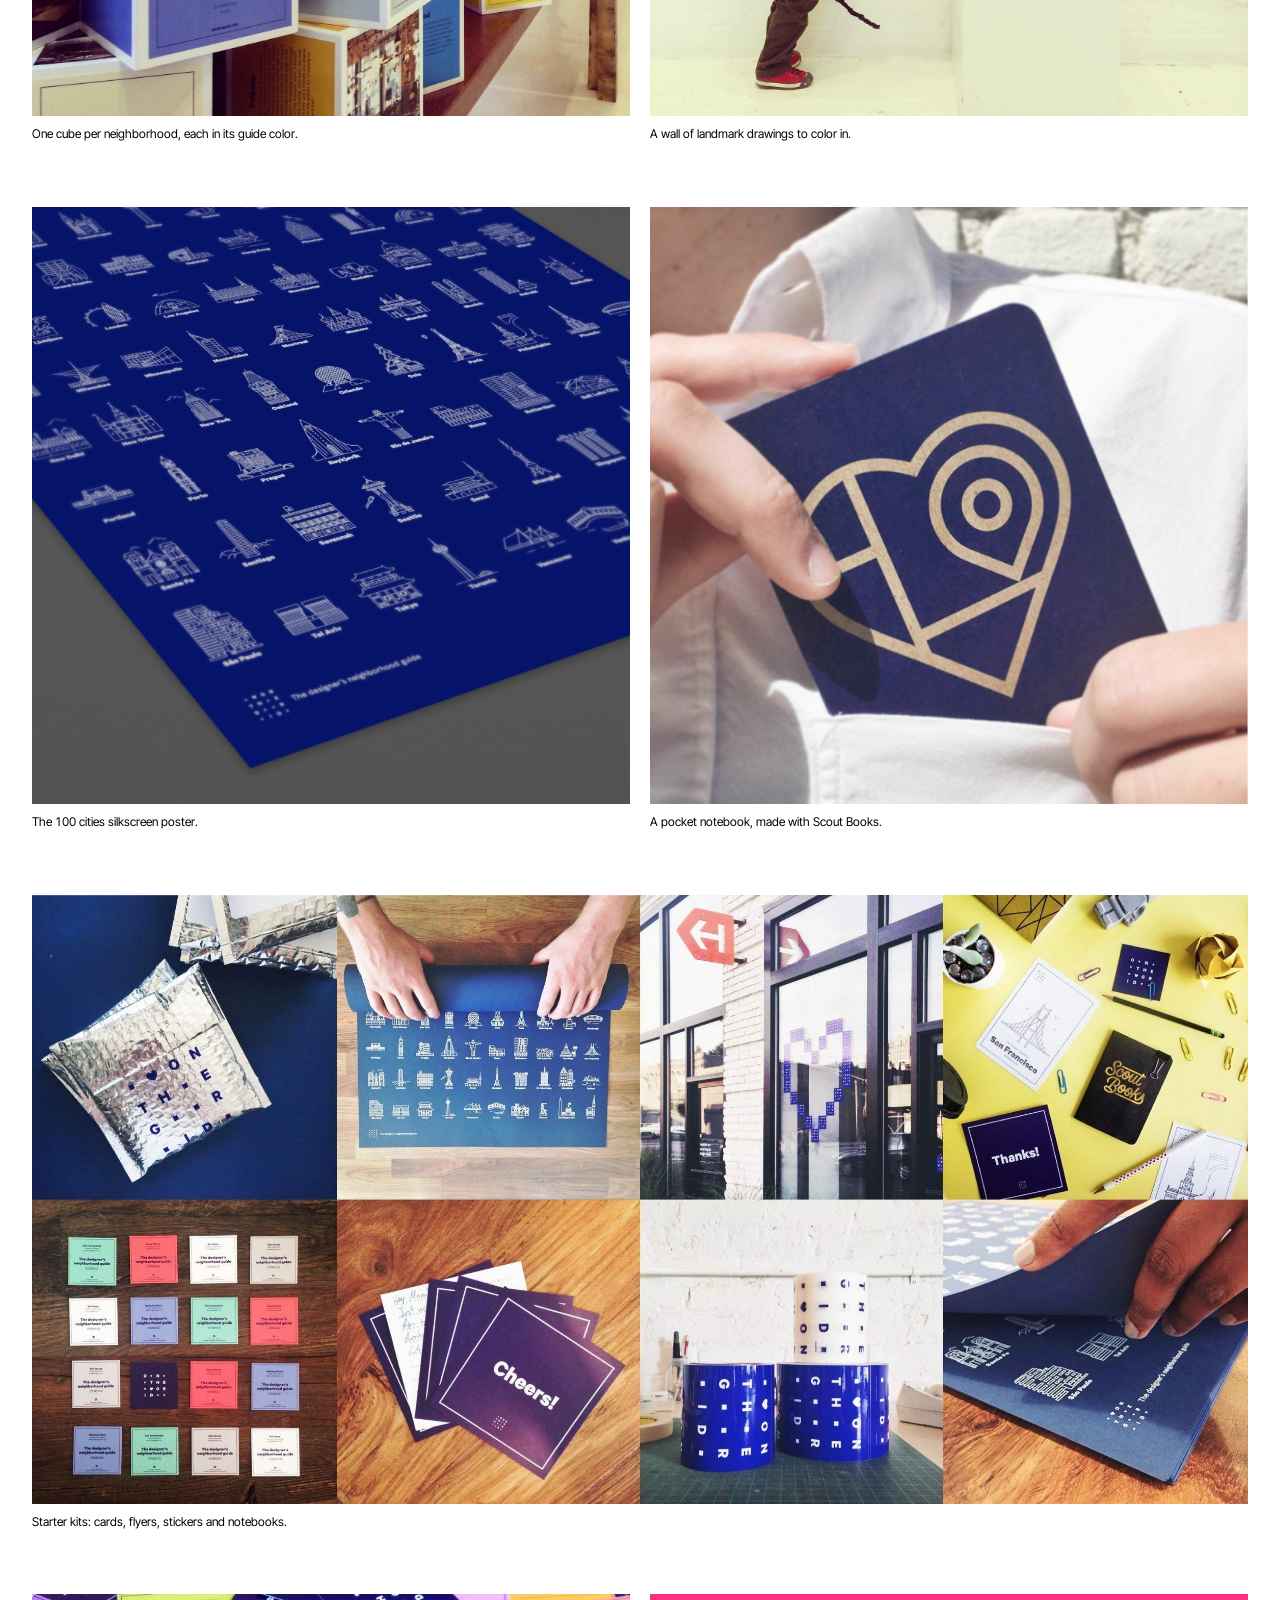
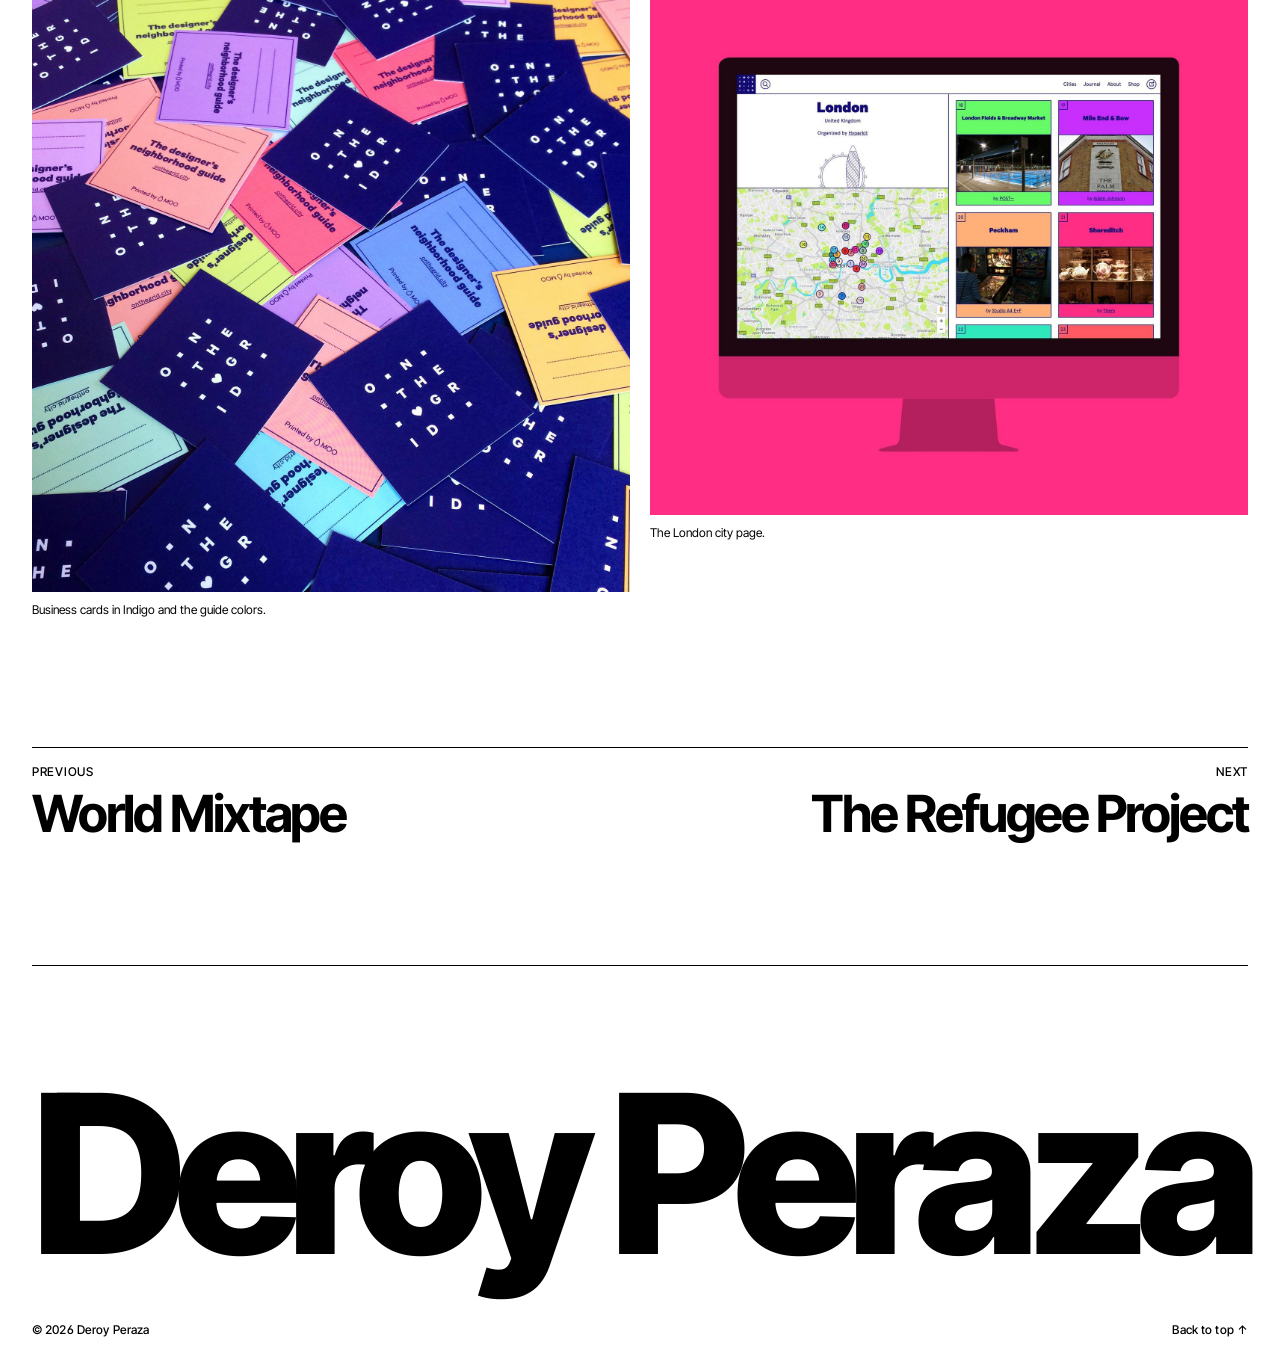
<file: work/on-the-grid.html>
<!doctype html>
<html lang="en">
<head>
<meta charset="utf-8">
<meta name="viewport" content="width=device-width, initial-scale=1, viewport-fit=cover">
<title>On the Grid · Deroy Peraza</title>
<meta name="description" content="A designer&#x27;s guide to neighborhood gems. Started in Gowanus at Hyperakt, it grew to 534 guides in 114 cities, each curated by local creatives.">
<link rel="preconnect" href="https://fonts.googleapis.com">
<link rel="preconnect" href="https://fonts.gstatic.com" crossorigin>
<link href="https://fonts.googleapis.com/css2?family=Inter+Tight:ital,wght@0,400;0,500;0,700;0,800;1,400&display=swap" rel="stylesheet">
<link rel="stylesheet" href="../styles.css">
</head>
<body>
<header class="top grid">
  <a class="mark" href="../index.html">Deroy Peraza</a>
  <p class="meta m1">Designer<br>Brooklyn, NY</p>
  <p class="meta m2">Co-founder &amp; Creative Director<br><a href="https://www.hyperakt.com">Hyperakt</a></p>
  <nav class="meta nav"><a aria-current="page" href="../index.html#work">Work</a><br><a href="../about.html">About</a></nav>
</header>

<main class="workpage">
  <div class="whead grid">
    <p class="label"><a href="../index.html#work">Selected work</a> / 04</p>
    <p class="q">What does a creative neighborhood look like, in cities big and small?</p>
    <h1>On the Grid</h1>
    <img class="wlogo" src="../logos/otg.svg" style="--lw:228px" alt="On the Grid logo">
  </div>
  <figure class="hero"><video data-src="../img/otg-hero.mp4" poster="../img/otg-hero.jpg" width="1920" height="1200" muted loop playsinline preload="none" aria-label="From the Brooklyn city page into the Carroll Gardens guide, then a place&#x27;s photo essay"></video></figure>
  <div class="wbody grid">
    <p class="lede">A designer&#x27;s guide to neighborhood gems. Started in Gowanus at Hyperakt, it grew to 534 guides in 114 cities, each curated by local creatives.</p>
    <div class="text">
    <p>Hyperakt launched it in April 2015 with Gowanus, Brooklyn, the studio&#x27;s own neighborhood, then invited creative studios around the world to curate theirs.</p>
    <p>Each guide was made by a local curator: they picked the places, shot a photo essay of each and wrote the reviews, and chose a color for their neighborhood. It grew to 534 guides in 114 cities and 43 countries, 11,000 places and 50,000 original photos, seen by 1.5 million visitors.</p>
    <p>The system ran from the screen into the world: cubes, posters, notebooks, cards and starter kits for curators. On the Grid stopped updating in 2020 and stays online.</p>
    </div>
    <dl class="facts wfacts">
      <dt>Year</dt><dd>2015</dd>
      <dt>Type</dt><dd>City guides</dd>
      <dt>Launched</dt><dd>April 2015, Gowanus</dd>
      <dt>Studio</dt><dd>Hyperakt</dd>
      <dt>Scale</dt><dd>534 guides, 114 cities, 43 countries</dd>

      <dt>Live</dt><dd><a href="https://onthegrid.city/">Visit site&nbsp;↗</a></dd>
    </dl>
  </div>
  <div class="gallery grid">
    <figure class="g full"><img src="../img/work/on-the-grid/01.jpg" width="1800" height="1568" alt="The Brooklyn city page." loading="lazy"><figcaption>The Brooklyn city page.</figcaption></figure>
    <figure class="g half"><img src="../img/work/on-the-grid/02.jpg" width="1600" height="1333" alt="Home: the newest neighborhoods and the city grid." loading="lazy"><figcaption>Home: the newest neighborhoods and the city grid.</figcaption></figure>
    <figure class="g half"><img src="../img/work/on-the-grid/03.jpg" width="1600" height="1000" alt="A place, open over the Carroll Gardens guide." loading="lazy"><figcaption>A place, open over the Carroll Gardens guide.</figcaption></figure>
    <figure class="g full"><img src="../img/work/on-the-grid/04.jpg" width="2400" height="1287" alt="Neighborhood guides on the phone: Mar Vista, Nørrebro, Columbus and Bandra." loading="lazy"><figcaption>Neighborhood guides on the phone: Mar Vista, Nørrebro, Columbus and Bandra.</figcaption></figure>
    <figure class="g half"><img src="../img/work/on-the-grid/05.jpg" width="1600" height="1600" alt="One cube per neighborhood, each in its guide color." loading="lazy"><figcaption>One cube per neighborhood, each in its guide color.</figcaption></figure>
    <figure class="g half"><img src="../img/work/on-the-grid/06.jpg" width="1600" height="1600" alt="A wall of landmark drawings to color in." loading="lazy"><figcaption>A wall of landmark drawings to color in.</figcaption></figure>
    <figure class="g half"><img src="../img/work/on-the-grid/07.jpg" width="1600" height="1600" alt="The 100 cities silkscreen poster." loading="lazy"><figcaption>The 100 cities silkscreen poster.</figcaption></figure>
    <figure class="g half"><img src="../img/work/on-the-grid/08.jpg" width="1446" height="1446" alt="A pocket notebook, made with Scout Books." loading="lazy"><figcaption>A pocket notebook, made with Scout Books.</figcaption></figure>
    <figure class="g full"><img src="../img/work/on-the-grid/09.jpg" width="2386" height="1194" alt="Starter kits: cards, flyers, stickers and notebooks." loading="lazy"><figcaption>Starter kits: cards, flyers, stickers and notebooks.</figcaption></figure>
    <figure class="g half"><img src="../img/work/on-the-grid/10.jpg" width="1600" height="1600" alt="Business cards in Indigo and the guide colors." loading="lazy"><figcaption>Business cards in Indigo and the guide colors.</figcaption></figure>
    <figure class="g half"><img src="../img/work/on-the-grid/11.jpg" width="1600" height="1394" alt="The London city page." loading="lazy"><figcaption>The London city page.</figcaption></figure>
  </div>
  <nav class="pager grid" aria-label="More projects">
    <a class="prev" href="world-mixtape.html"><span class="label">Previous</span><span class="t">World Mixtape</span></a>
    <a class="next" href="the-refugee-project.html"><span class="label">Next</span><span class="t">The Refugee Project</span></a>
  </nav>
</main>
<footer class="foot">
  <p class="bigname" aria-hidden="true">Deroy Peraza</p>
  <div class="grid small">
    <p class="meta">© 2026 Deroy Peraza</p>
    <p class="meta right"><a href="#">Back to top ↑</a></p>
  </div>
</footer>
<script>
// Fit the footer name to the full measure.
(function(){var el=document.querySelector('.bigname');if(!el)return;
function fit(){el.style.fontSize='100px';var w=el.parentElement.clientWidth,r=el.scrollWidth;el.style.fontSize=(100*w/r*0.995)+'px';}
(document.fonts&&document.fonts.ready?document.fonts.ready:Promise.resolve()).then(fit);addEventListener('resize',fit);})();
// Motion heroes: load and play only while on screen; stills only for reduced motion.
(function(){var vs=[].slice.call(document.querySelectorAll('video[data-src]'));if(!vs.length)return;
if(matchMedia('(prefers-reduced-motion: reduce)').matches)return;
function load(v){if(!v.src){v.src=v.dataset.src;v.preload='auto';}}
function play(v){load(v);var p=v.play();if(p&&p.catch)p.catch(function(){});}
if(!('IntersectionObserver' in window)){vs.forEach(load);return;}
// fetch a little ahead so it's ready, but only play once at least half the video is on screen
var near=new IntersectionObserver(function(es){es.forEach(function(e){if(e.isIntersecting)load(e.target);});},{rootMargin:'400px 0px'});
var seen=new IntersectionObserver(function(es){es.forEach(function(e){if(e.intersectionRatio>=0.5)play(e.target);else e.target.pause();});},{threshold:[0,0.5]});
vs.forEach(function(v){near.observe(v);seen.observe(v);});})();
</script>
</body>
</html>
</file>
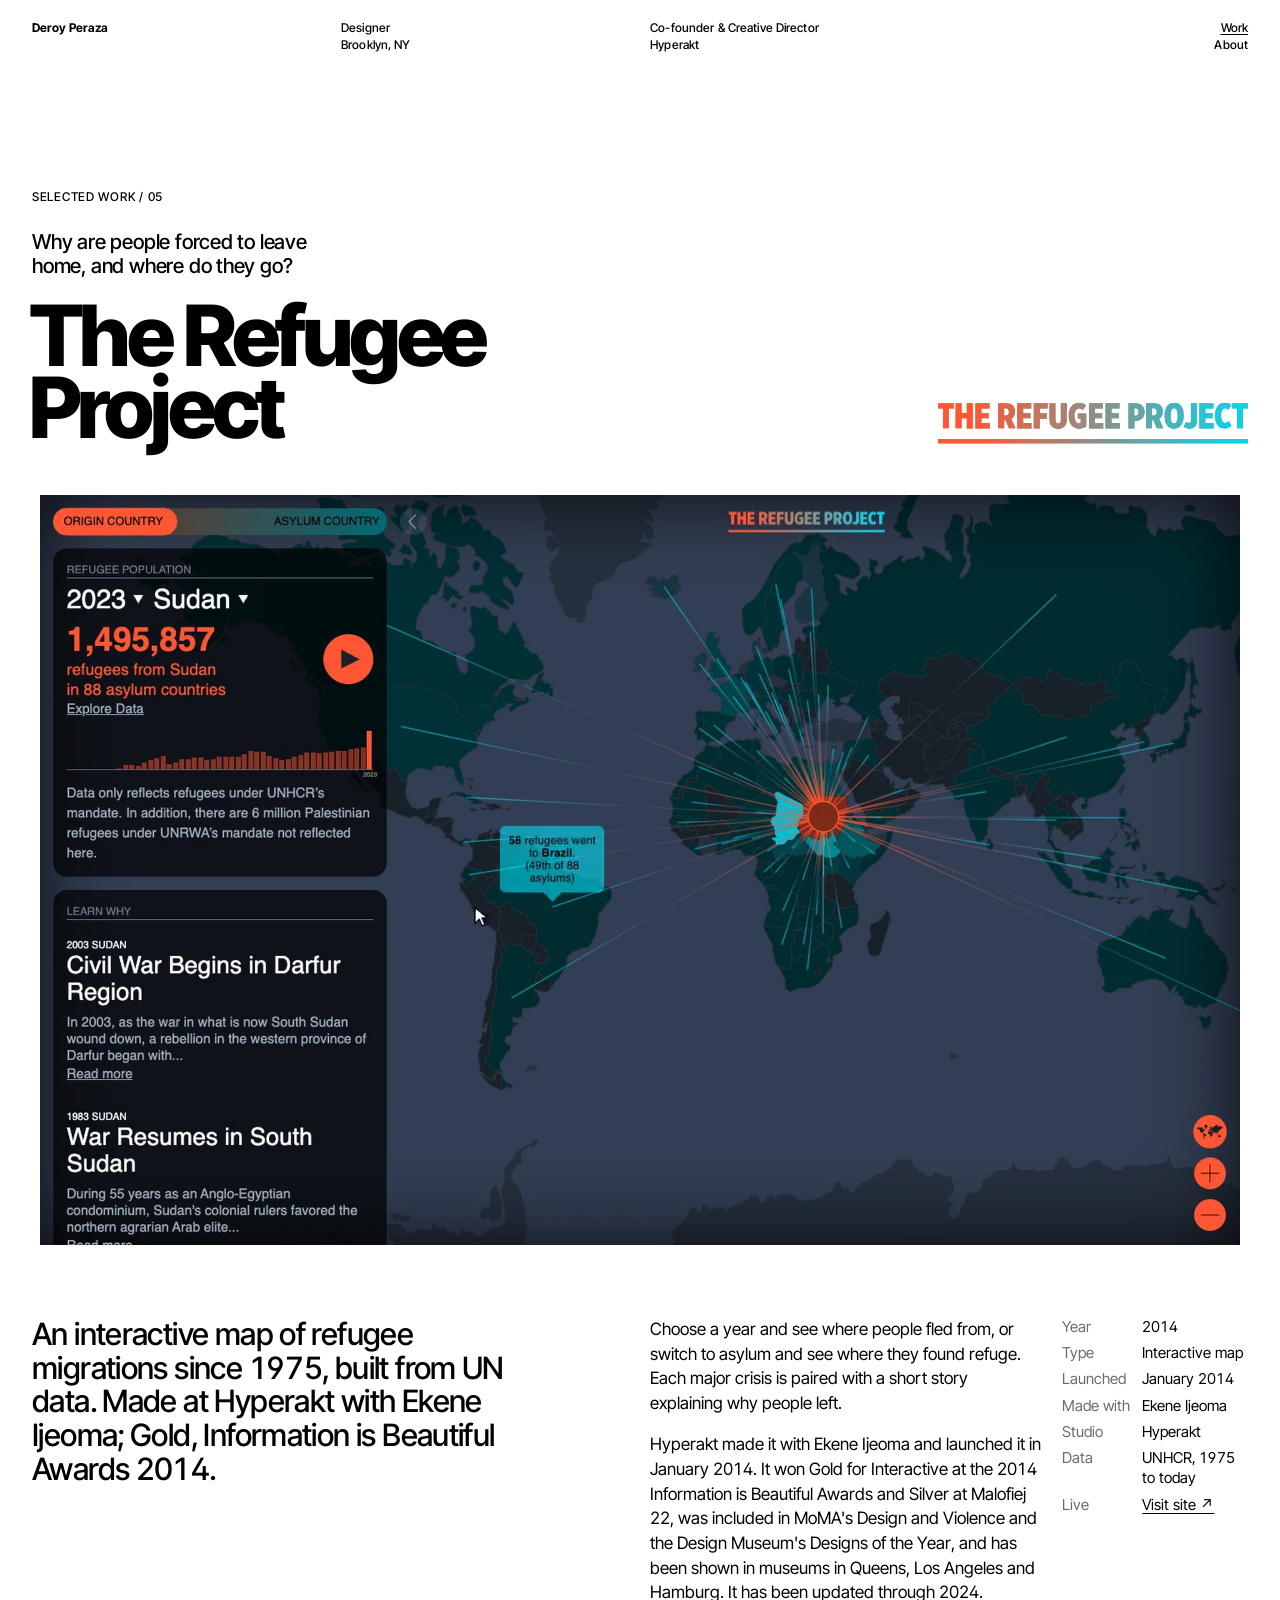
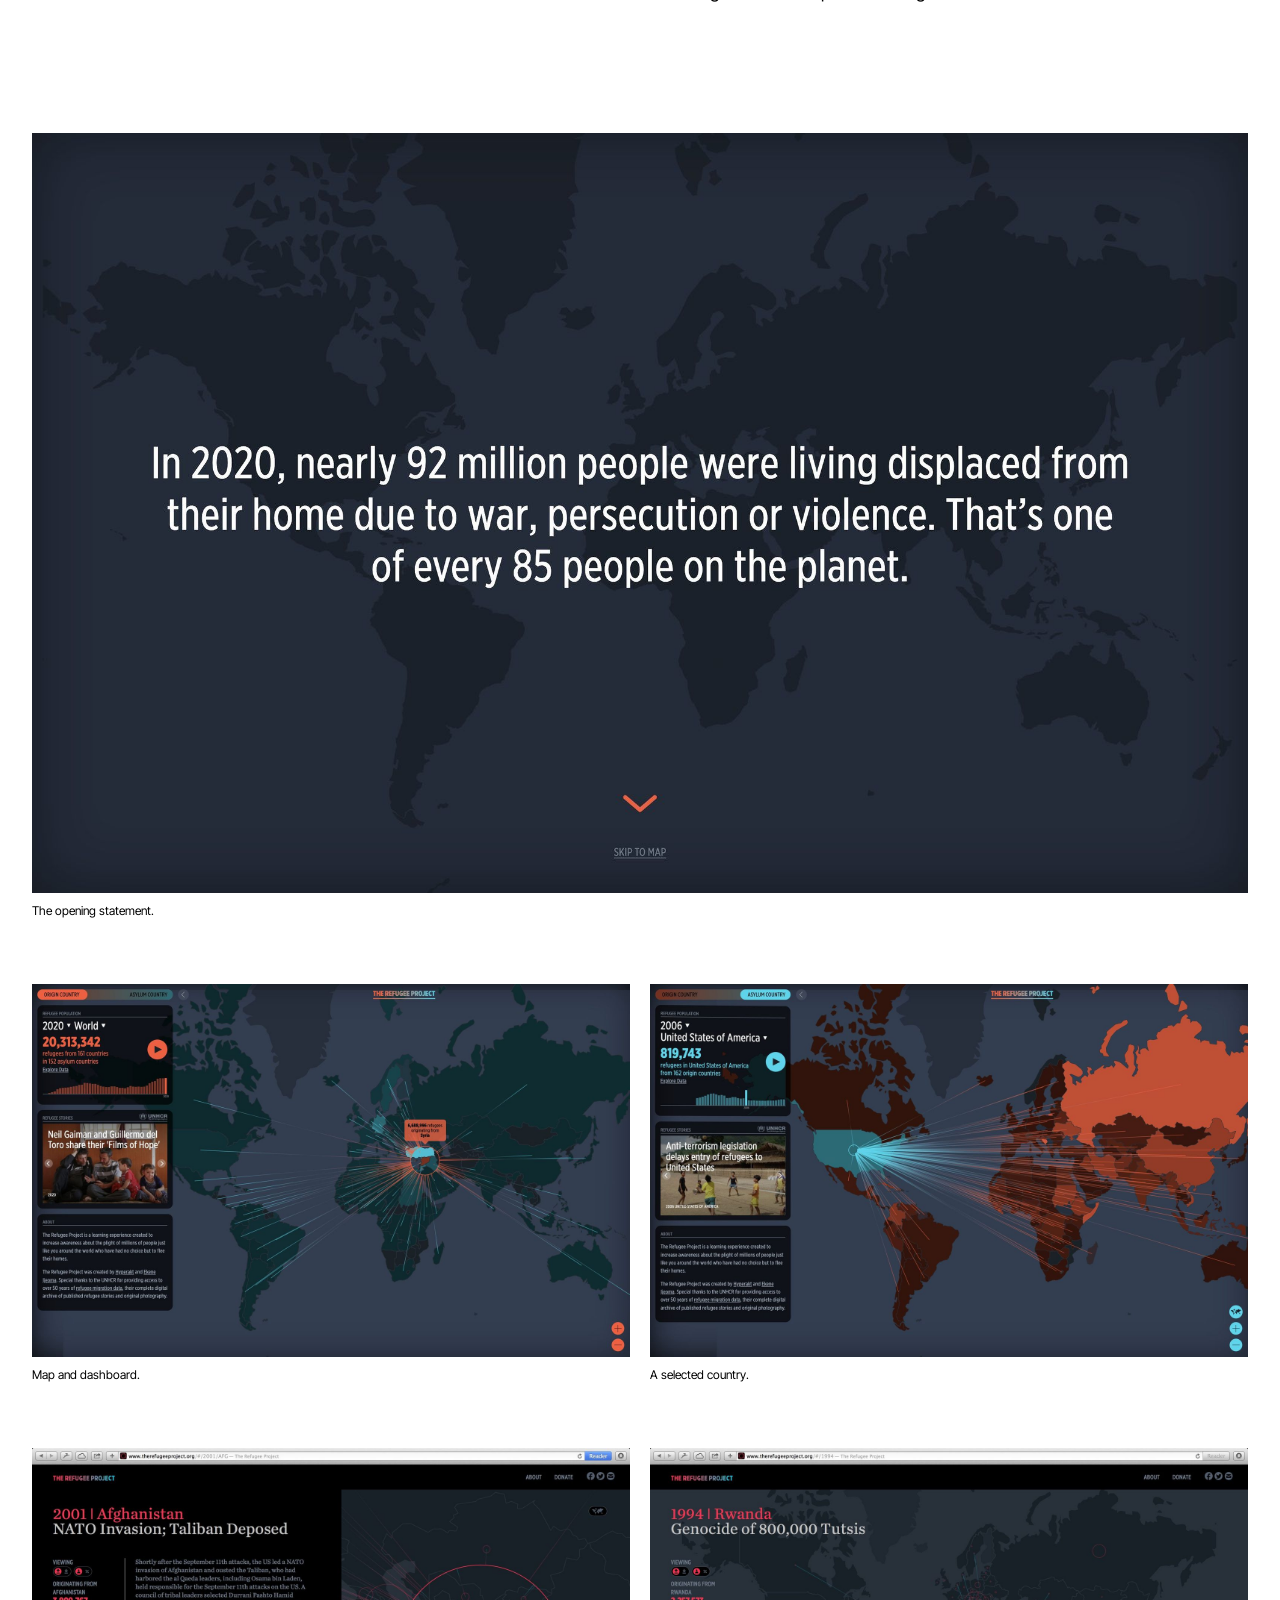
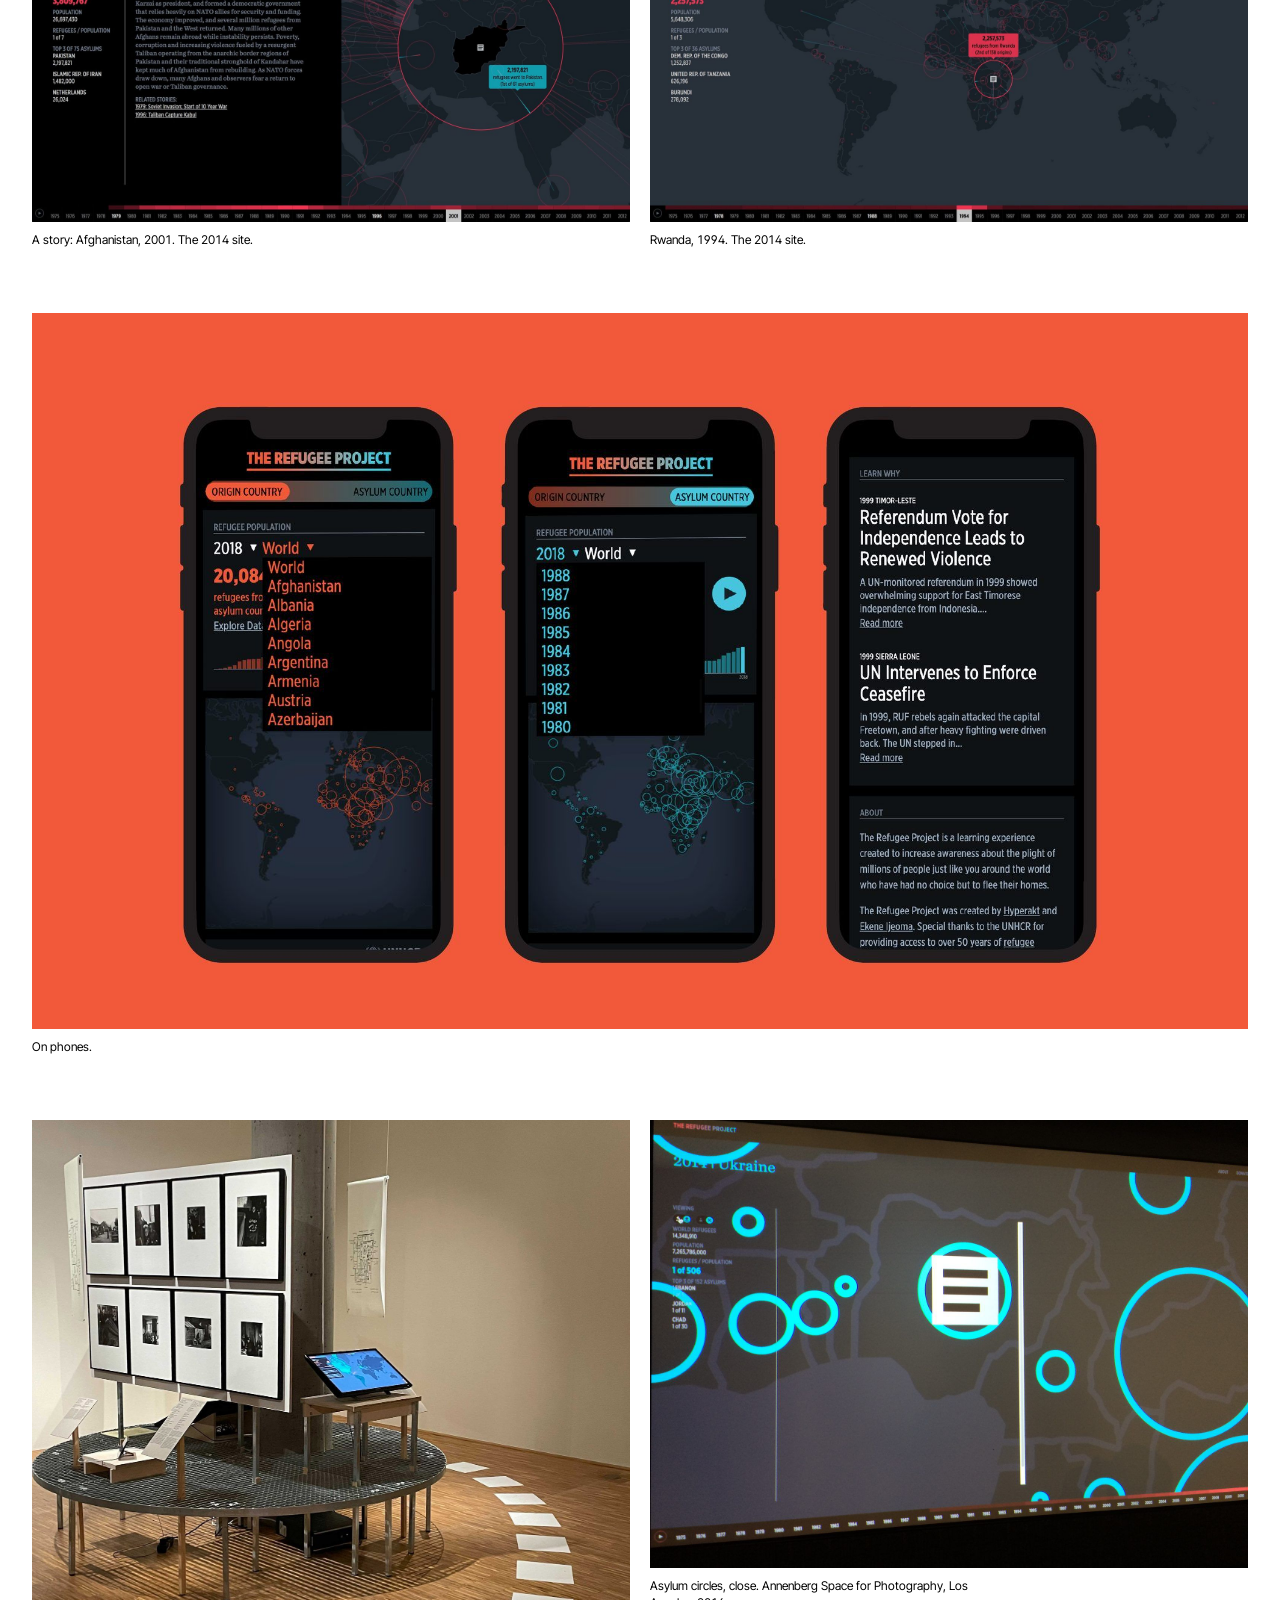
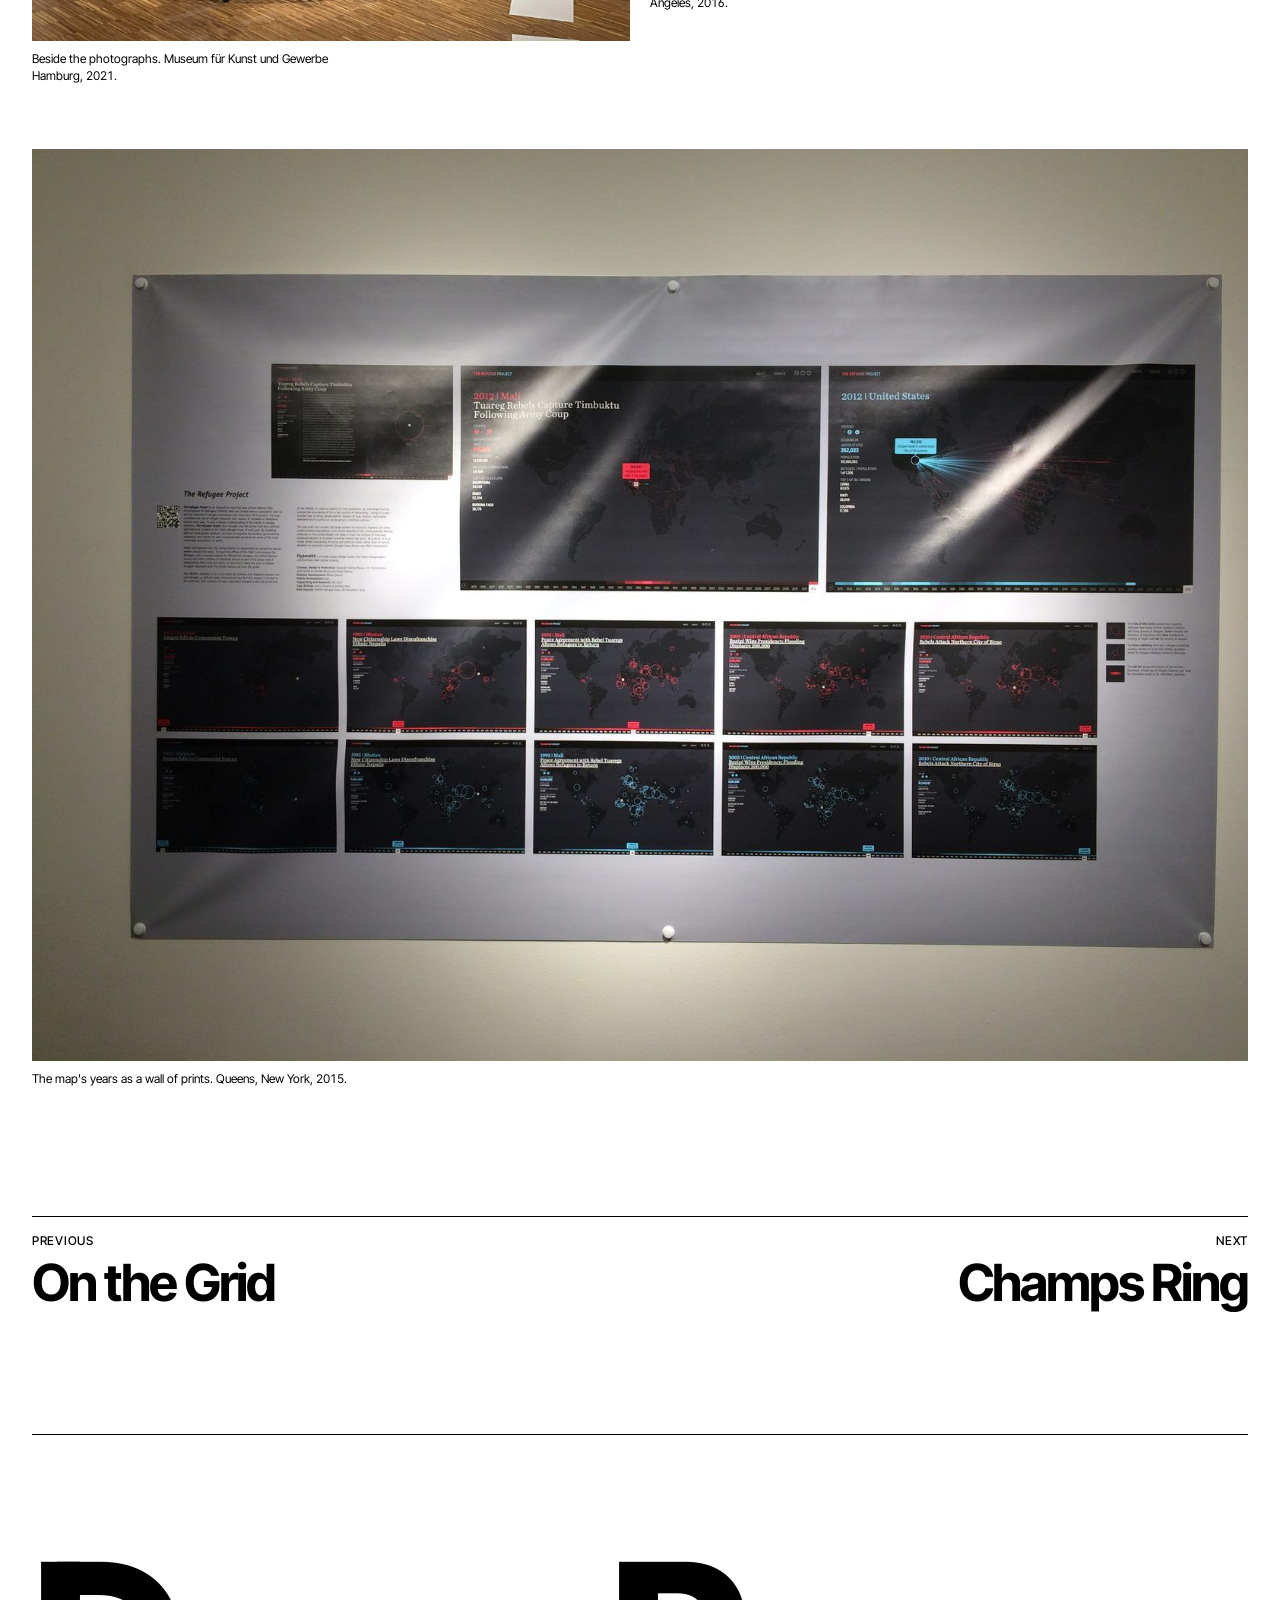
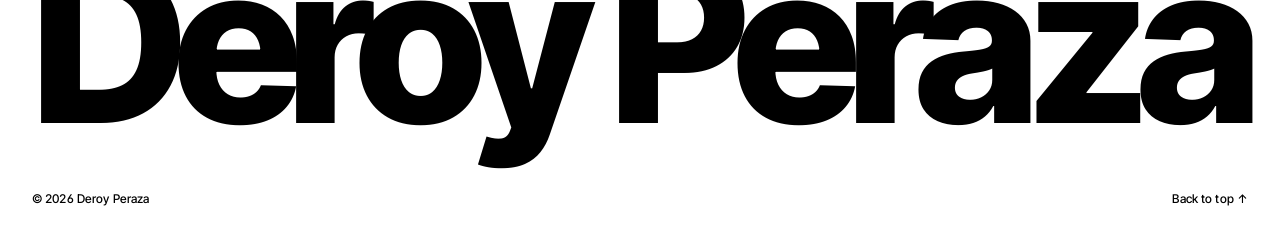
<file: work/the-refugee-project.html>
<!doctype html>
<html lang="en">
<head>
<meta charset="utf-8">
<meta name="viewport" content="width=device-width, initial-scale=1, viewport-fit=cover">
<title>The Refugee Project · Deroy Peraza</title>
<meta name="description" content="An interactive map of refugee migrations since 1975, built from UN data. Made at Hyperakt with Ekene Ijeoma; Gold, Information is Beautiful Awards 2014.">
<link rel="preconnect" href="https://fonts.googleapis.com">
<link rel="preconnect" href="https://fonts.gstatic.com" crossorigin>
<link href="https://fonts.googleapis.com/css2?family=Inter+Tight:ital,wght@0,400;0,500;0,700;0,800;1,400&display=swap" rel="stylesheet">
<link rel="stylesheet" href="../styles.css">
</head>
<body>
<header class="top grid">
  <a class="mark" href="../index.html">Deroy Peraza</a>
  <p class="meta m1">Designer<br>Brooklyn, NY</p>
  <p class="meta m2">Co-founder &amp; Creative Director<br><a href="https://www.hyperakt.com">Hyperakt</a></p>
  <nav class="meta nav"><a aria-current="page" href="../index.html#work">Work</a><br><a href="../about.html">About</a></nav>
</header>

<main class="workpage">
  <div class="whead grid">
    <p class="label"><a href="../index.html#work">Selected work</a> / 05</p>
    <p class="q">Why are people forced to leave home, and where do they go?</p>
    <h1>The Refugee Project</h1>
    <img class="wlogo" src="../logos/trp.svg" style="--lw:430px" alt="The Refugee Project wordmark">
  </div>
  <figure class="hero"><video data-src="../img/trp-hero.mp4" poster="../img/trp-hero.jpg" width="1920" height="1200" muted loop playsinline preload="none" aria-label="Hovering Syria and Ukraine, then clicking Sudan on The Refugee Project&#x27;s 2023 map to see its refugee flows and stories"></video></figure>
  <div class="wbody grid">
    <p class="lede">An interactive map of refugee migrations since 1975, built from UN data. Made at Hyperakt with Ekene Ijeoma; Gold, Information is Beautiful Awards 2014.</p>
    <div class="text">
    <p>Choose a year and see where people fled from, or switch to asylum and see where they found refuge. Each major crisis is paired with a short story explaining why people left.</p>
    <p>Hyperakt made it with Ekene Ijeoma and launched it in January 2014. It won Gold for Interactive at the 2014 Information is Beautiful Awards and Silver at Malofiej 22, was included in MoMA&#x27;s Design and Violence and the Design Museum&#x27;s Designs of the Year, and has been shown in museums in Queens, Los Angeles and Hamburg. It has been updated through 2024.</p>
    </div>
    <dl class="facts wfacts">
      <dt>Year</dt><dd>2014</dd>
      <dt>Type</dt><dd>Interactive map</dd>
      <dt>Launched</dt><dd>January 2014</dd>
      <dt>Made with</dt><dd>Ekene Ijeoma</dd>
      <dt>Studio</dt><dd>Hyperakt</dd>
      <dt>Data</dt><dd>UNHCR, 1975 to today</dd>

      <dt>Live</dt><dd><a href="https://www.therefugeeproject.org/">Visit site&nbsp;↗</a></dd>
    </dl>
  </div>
  <div class="gallery grid">
    <figure class="g full"><img src="../img/work/the-refugee-project/01.jpg" width="2000" height="1250" alt="The opening statement." loading="lazy"><figcaption>The opening statement.</figcaption></figure>
    <figure class="g half"><img src="../img/work/the-refugee-project/02.jpg" width="1600" height="1000" alt="Map and dashboard." loading="lazy"><figcaption>Map and dashboard.</figcaption></figure>
    <figure class="g half"><img src="../img/work/the-refugee-project/03.jpg" width="1600" height="1000" alt="A selected country." loading="lazy"><figcaption>A selected country.</figcaption></figure>
    <figure class="g half"><img src="../img/work/the-refugee-project/04.jpg" width="1600" height="1000" alt="A story: Afghanistan, 2001. The 2014 site." loading="lazy"><figcaption>A story: Afghanistan, 2001. The 2014 site.</figcaption></figure>
    <figure class="g half"><img src="../img/work/the-refugee-project/05.jpg" width="1600" height="1000" alt="Rwanda, 1994. The 2014 site." loading="lazy"><figcaption>Rwanda, 1994. The 2014 site.</figcaption></figure>
    <figure class="g full"><img src="../img/work/the-refugee-project/06.jpg" width="2000" height="1179" alt="On phones." loading="lazy"><figcaption>On phones.</figcaption></figure>
    <figure class="g half"><img src="../img/work/the-refugee-project/07.jpg" width="1600" height="1395" alt="Beside the photographs. Museum für Kunst und Gewerbe Hamburg, 2021." loading="lazy"><figcaption>Beside the photographs. Museum für Kunst und Gewerbe Hamburg, 2021.</figcaption></figure>
    <figure class="g half"><img src="../img/work/the-refugee-project/08.jpg" width="1600" height="1200" alt="Asylum circles, close. Annenberg Space for Photography, Los Angeles, 2016." loading="lazy"><figcaption>Asylum circles, close. Annenberg Space for Photography, Los Angeles, 2016.</figcaption></figure>
    <figure class="g full"><img src="../img/work/the-refugee-project/09.jpg" width="1600" height="1200" alt="The map&#x27;s years as a wall of prints. Queens, New York, 2015." loading="lazy"><figcaption>The map&#x27;s years as a wall of prints. Queens, New York, 2015.</figcaption></figure>
  </div>
  <nav class="pager grid" aria-label="More projects">
    <a class="prev" href="on-the-grid.html"><span class="label">Previous</span><span class="t">On the Grid</span></a>
    <a class="next" href="champs-ring.html"><span class="label">Next</span><span class="t">Champs Ring</span></a>
  </nav>
</main>
<footer class="foot">
  <p class="bigname" aria-hidden="true">Deroy Peraza</p>
  <div class="grid small">
    <p class="meta">© 2026 Deroy Peraza</p>
    <p class="meta right"><a href="#">Back to top ↑</a></p>
  </div>
</footer>
<script>
// Fit the footer name to the full measure.
(function(){var el=document.querySelector('.bigname');if(!el)return;
function fit(){el.style.fontSize='100px';var w=el.parentElement.clientWidth,r=el.scrollWidth;el.style.fontSize=(100*w/r*0.995)+'px';}
(document.fonts&&document.fonts.ready?document.fonts.ready:Promise.resolve()).then(fit);addEventListener('resize',fit);})();
// Motion heroes: load and play only while on screen; stills only for reduced motion.
(function(){var vs=[].slice.call(document.querySelectorAll('video[data-src]'));if(!vs.length)return;
if(matchMedia('(prefers-reduced-motion: reduce)').matches)return;
function load(v){if(!v.src){v.src=v.dataset.src;v.preload='auto';}}
function play(v){load(v);var p=v.play();if(p&&p.catch)p.catch(function(){});}
if(!('IntersectionObserver' in window)){vs.forEach(load);return;}
// fetch a little ahead so it's ready, but only play once at least half the video is on screen
var near=new IntersectionObserver(function(es){es.forEach(function(e){if(e.isIntersecting)load(e.target);});},{rootMargin:'400px 0px'});
var seen=new IntersectionObserver(function(es){es.forEach(function(e){if(e.intersectionRatio>=0.5)play(e.target);else e.target.pause();});},{threshold:[0,0.5]});
vs.forEach(function(v){near.observe(v);seen.observe(v);});})();
</script>
</body>
</html>
</file>
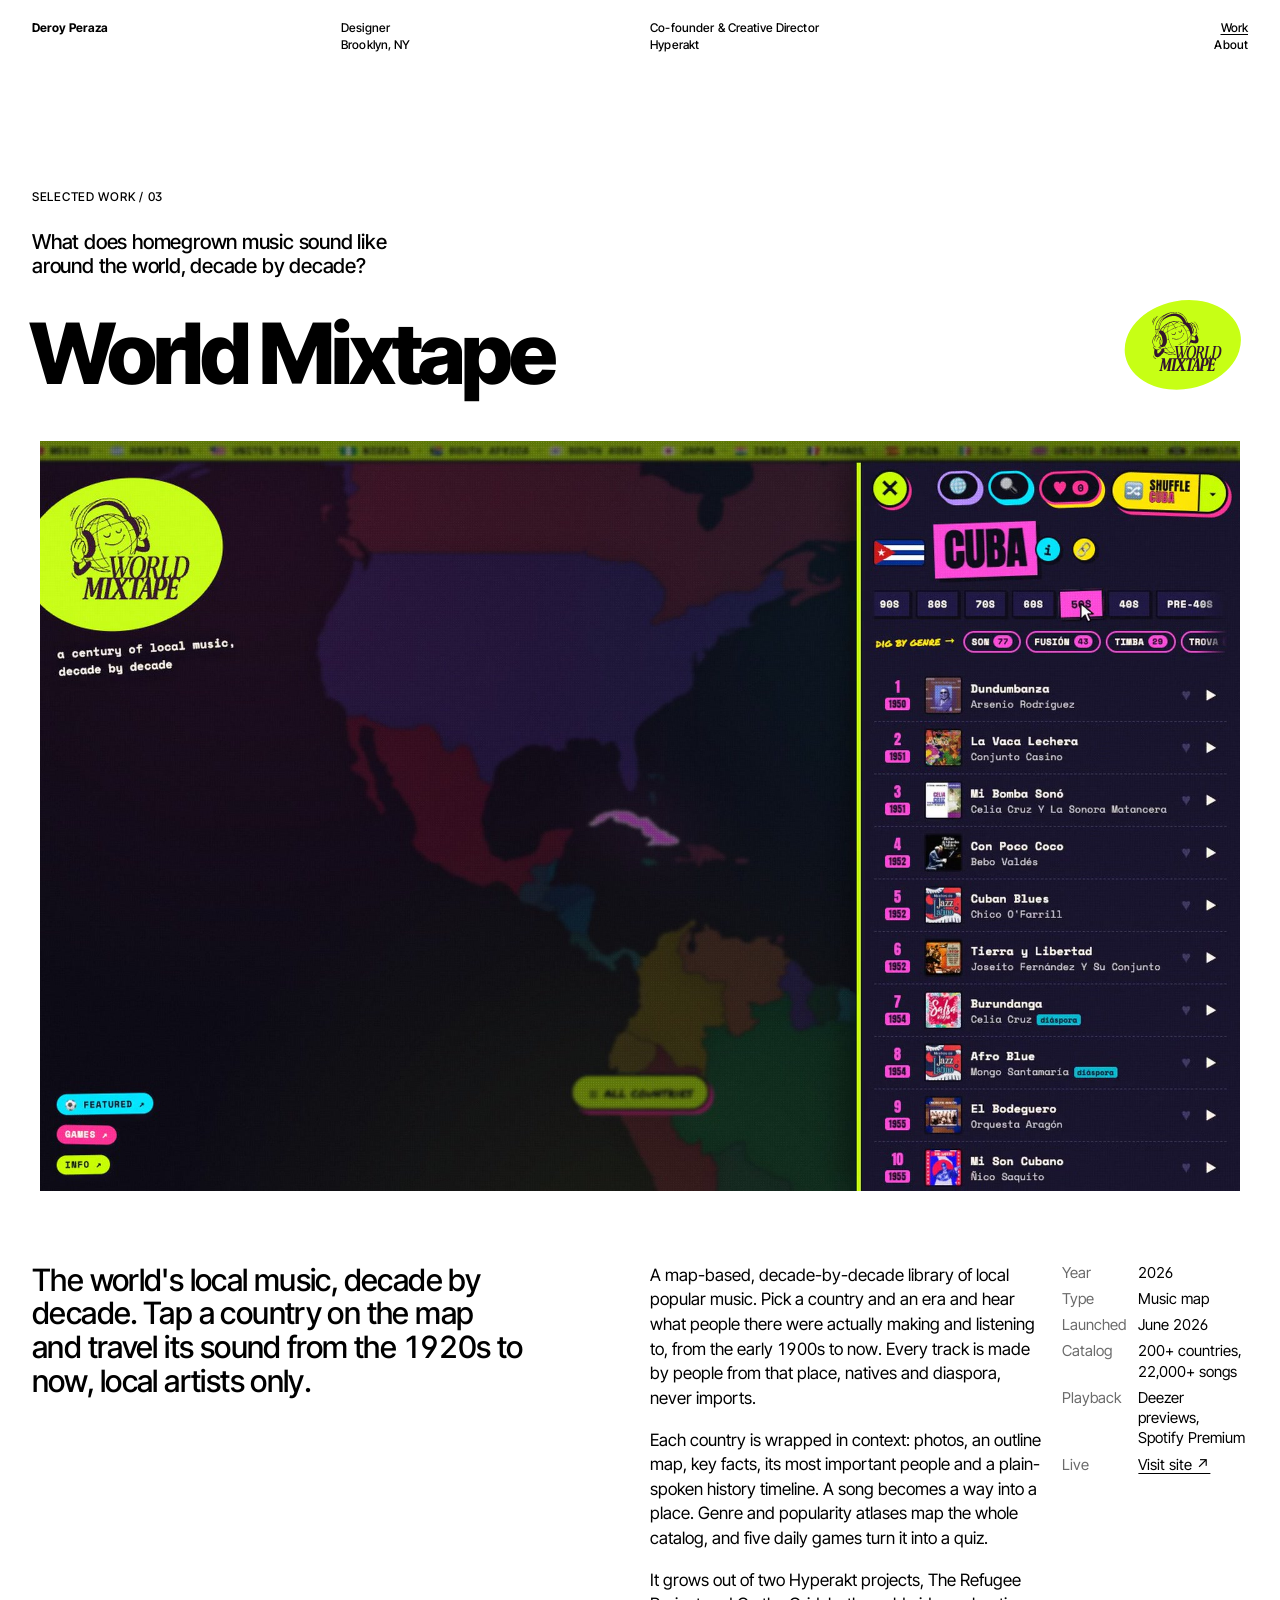
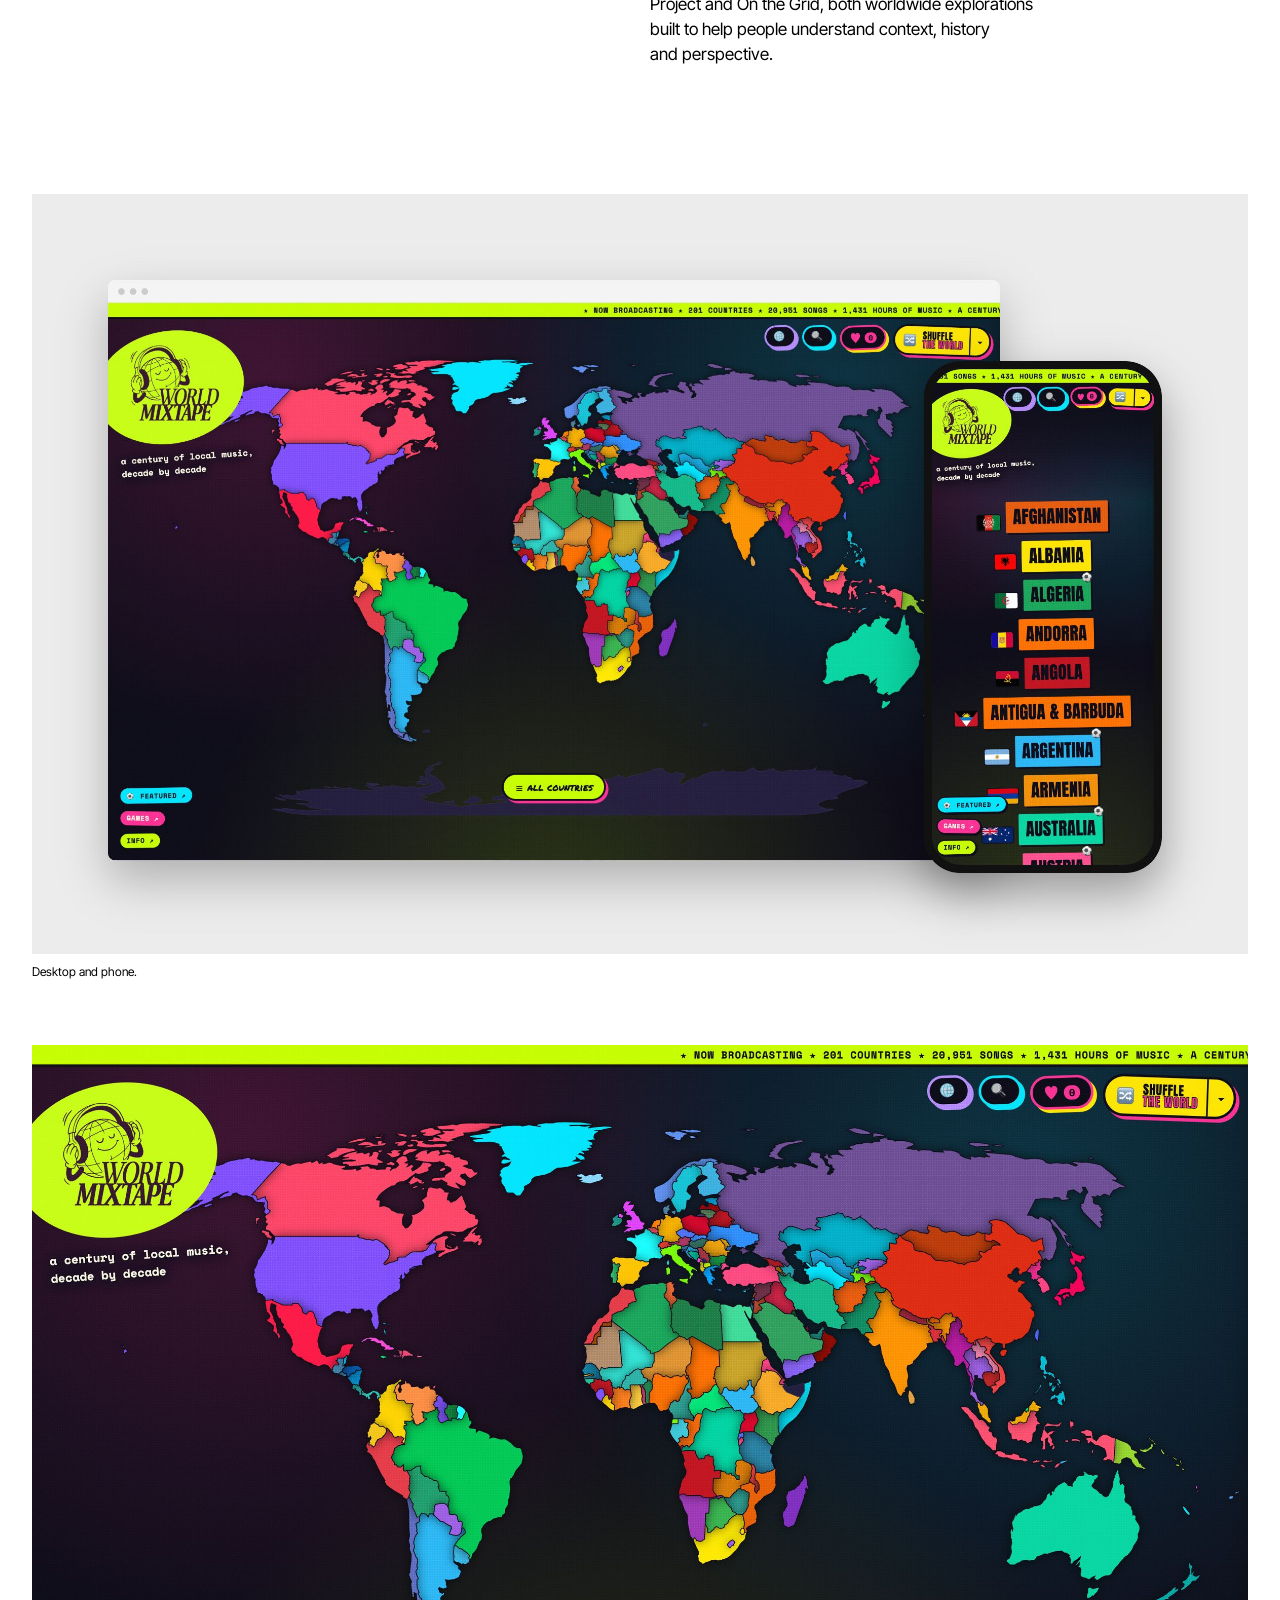
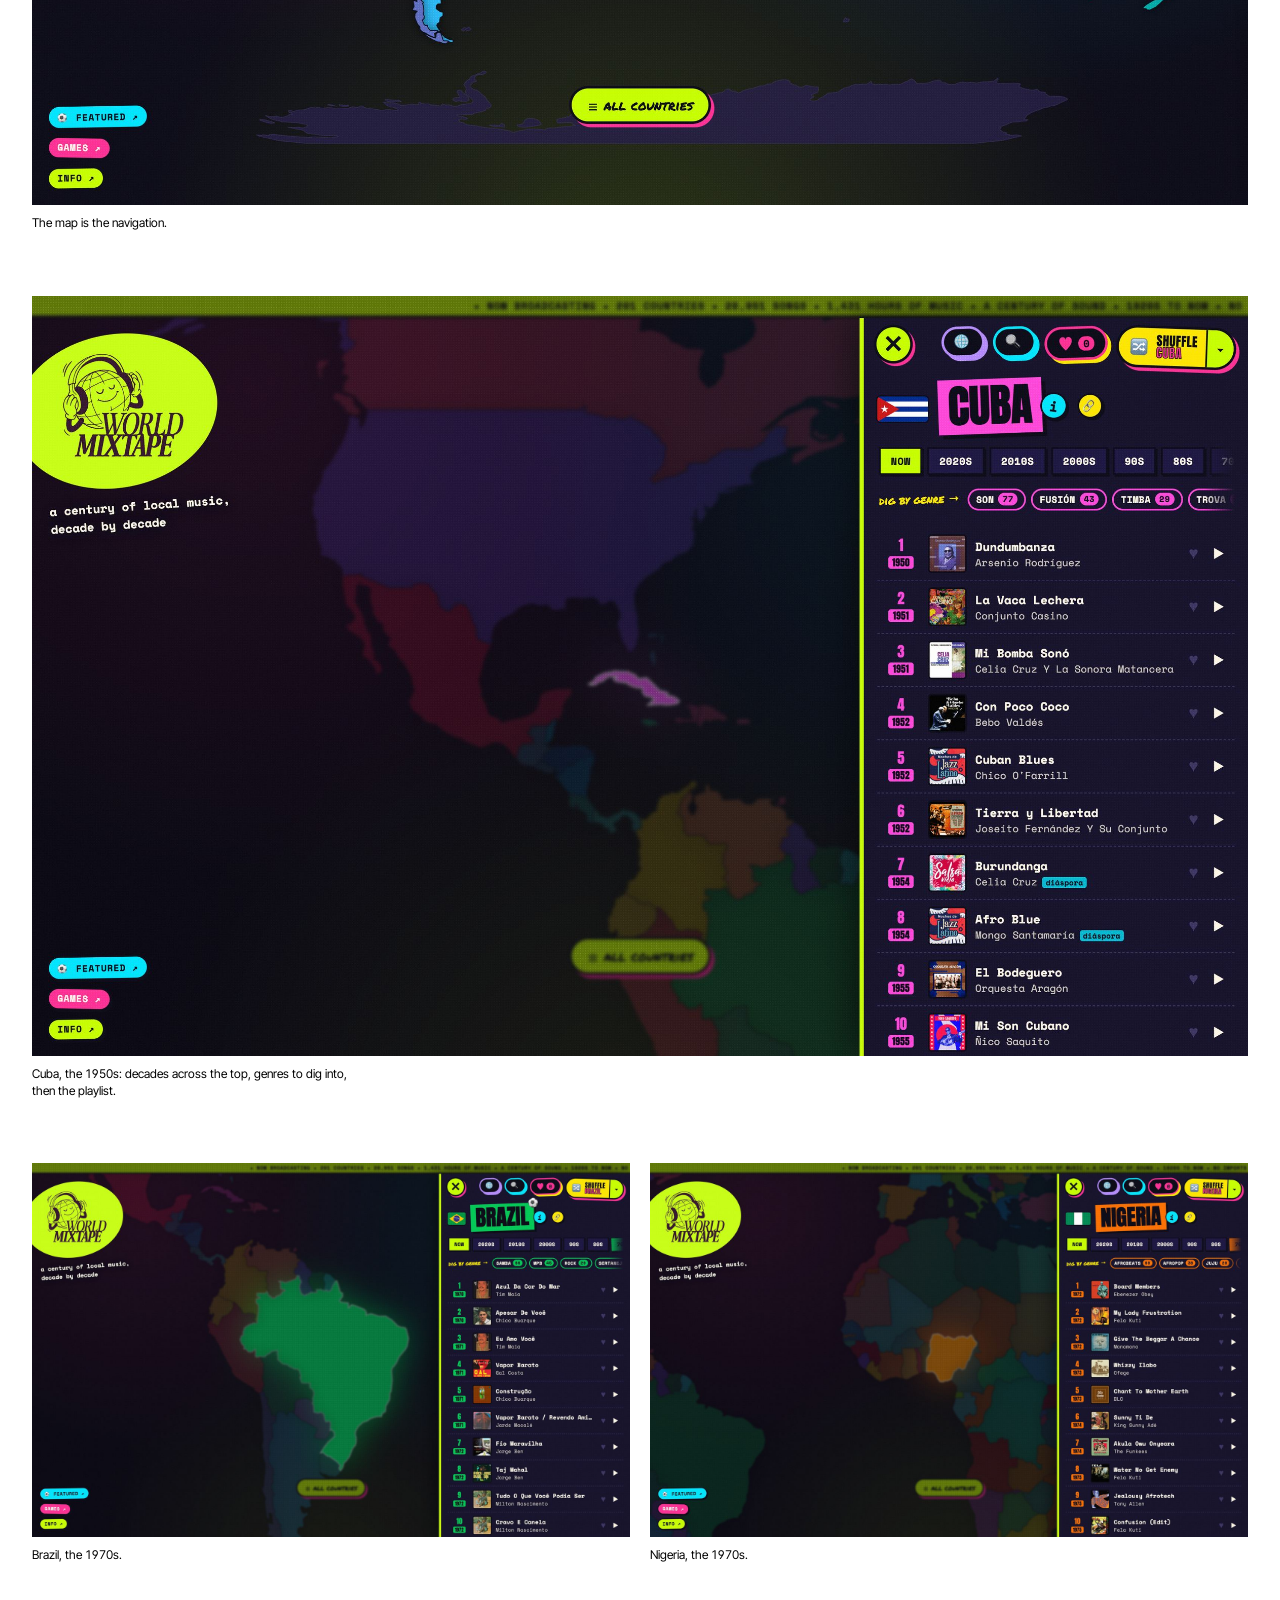
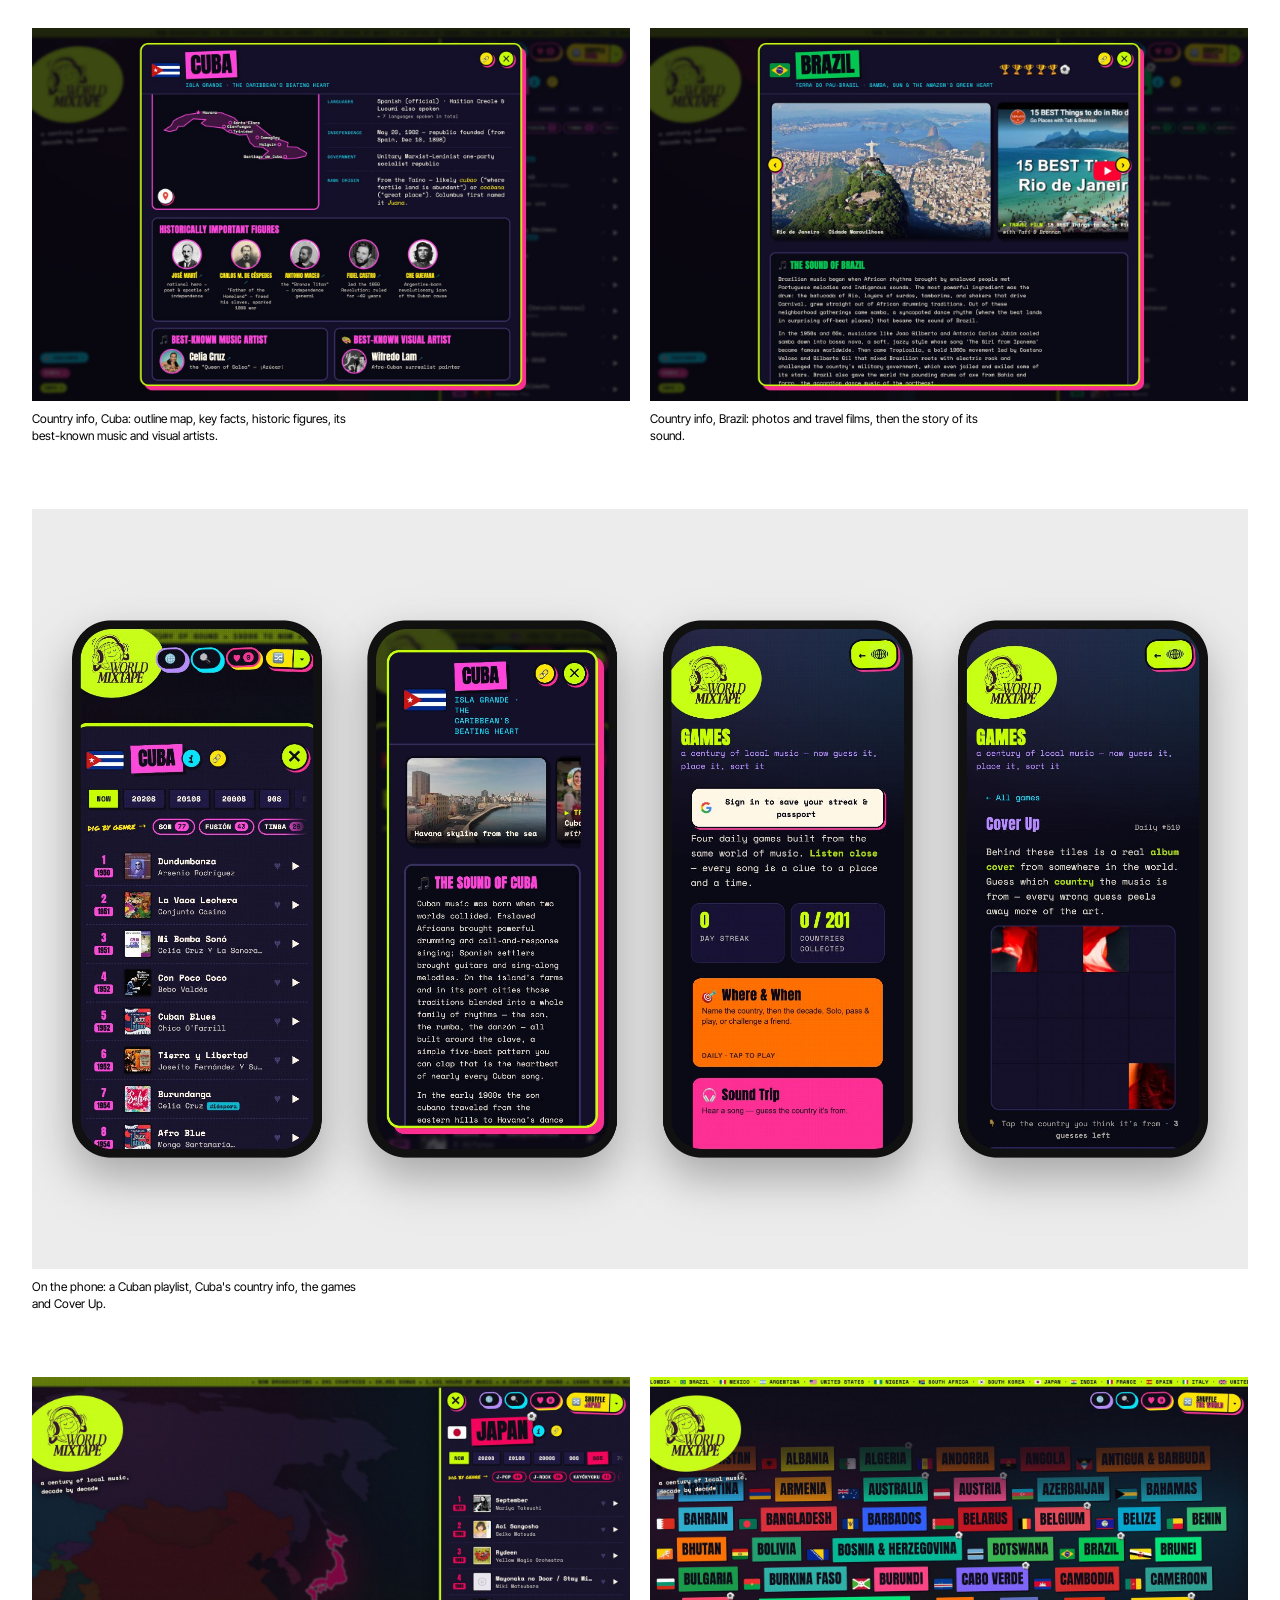
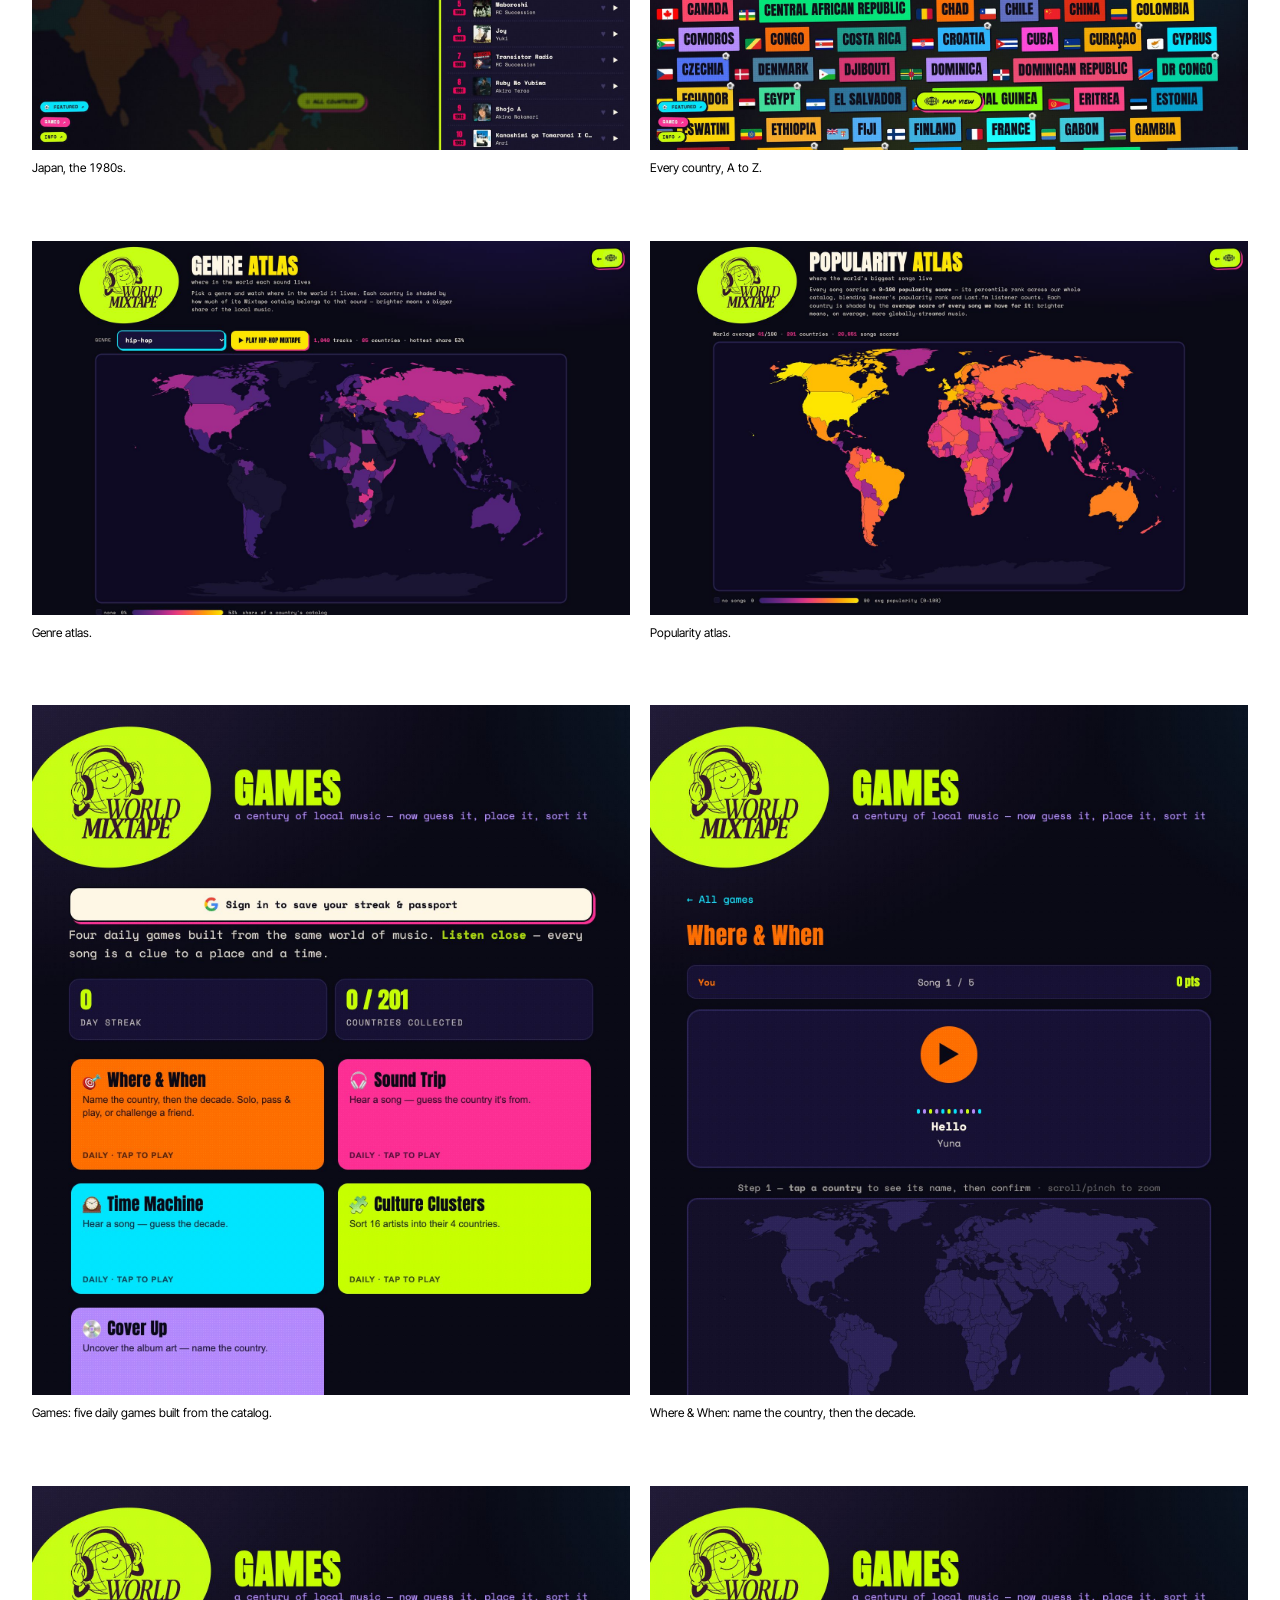
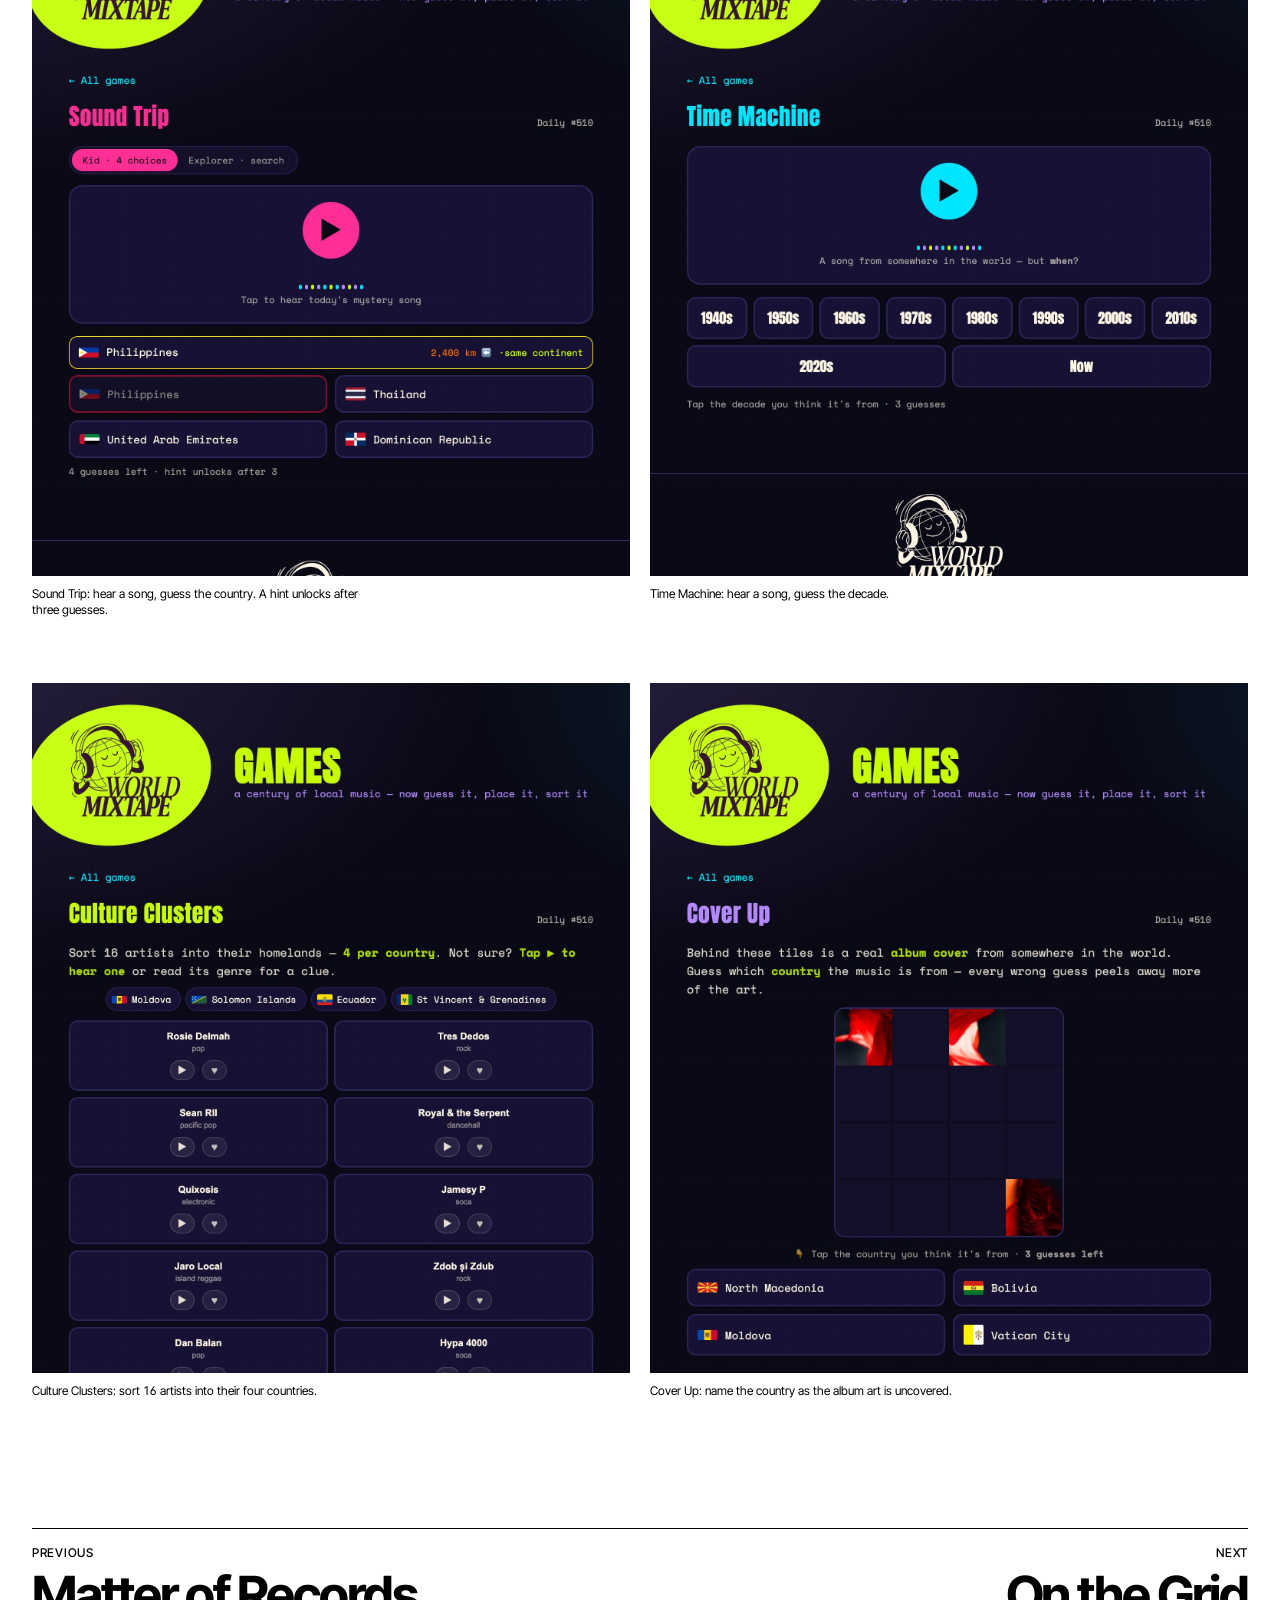
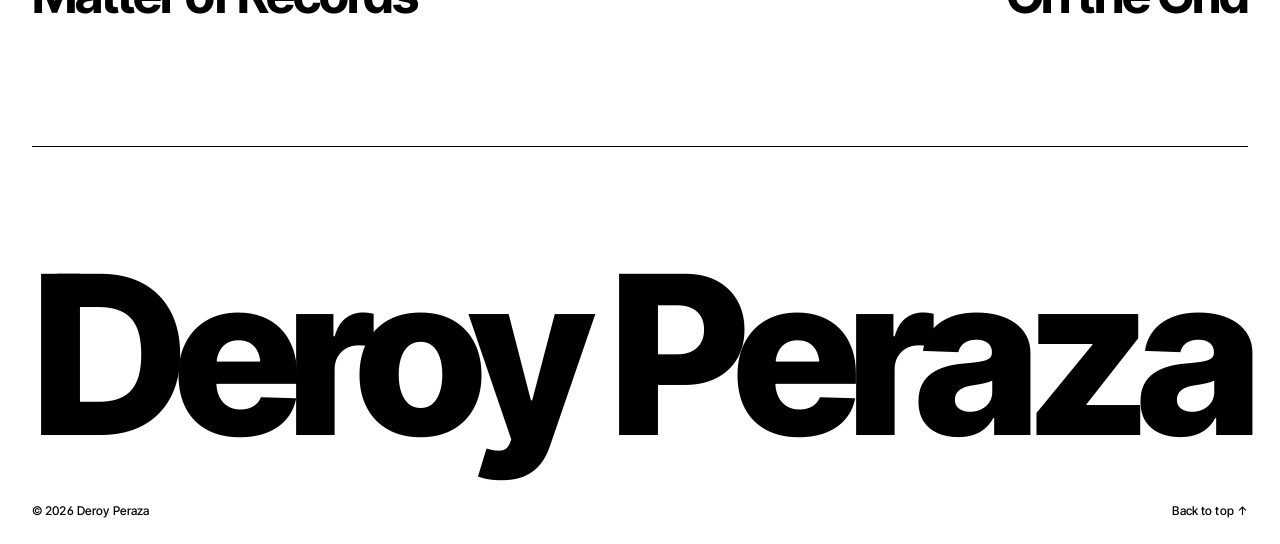
<file: work/world-mixtape.html>
<!doctype html>
<html lang="en">
<head>
<meta charset="utf-8">
<meta name="viewport" content="width=device-width, initial-scale=1, viewport-fit=cover">
<title>World Mixtape · Deroy Peraza</title>
<meta name="description" content="The world&#x27;s local music, decade by decade. Tap a country on the map and travel its sound from the 1920s to now, local artists only.">
<link rel="preconnect" href="https://fonts.googleapis.com">
<link rel="preconnect" href="https://fonts.gstatic.com" crossorigin>
<link href="https://fonts.googleapis.com/css2?family=Inter+Tight:ital,wght@0,400;0,500;0,700;0,800;1,400&display=swap" rel="stylesheet">
<link rel="stylesheet" href="../styles.css">
</head>
<body>
<header class="top grid">
  <a class="mark" href="../index.html">Deroy Peraza</a>
  <p class="meta m1">Designer<br>Brooklyn, NY</p>
  <p class="meta m2">Co-founder &amp; Creative Director<br><a href="https://www.hyperakt.com">Hyperakt</a></p>
  <nav class="meta nav"><a aria-current="page" href="../index.html#work">Work</a><br><a href="../about.html">About</a></nav>
</header>

<main class="workpage">
  <div class="whead grid">
    <p class="label"><a href="../index.html#work">Selected work</a> / 03</p>
    <p class="q">What does homegrown music sound like around the world, decade by decade?</p>
    <h1>World Mixtape</h1>
    <img class="wlogo" src="../logos/wmt.svg" style="--lw:177px" alt="World Mixtape logo">
  </div>
  <figure class="hero"><video data-src="../img/wmt-hero.mp4" poster="../img/wmt-hero.jpg" width="1920" height="1200" muted loop playsinline preload="none" aria-label="Clicking Cuba on the map, choosing the 1950s playlist, then opening Cuba&#x27;s country info"></video></figure>
  <div class="wbody grid">
    <p class="lede">The world&#x27;s local music, decade by decade. Tap a country on the map and travel its sound from the 1920s to now, local artists only.</p>
    <div class="text">
    <p>A map-based, decade-by-decade library of local popular music. Pick a country and an era and hear what people there were actually making and listening to, from the early 1900s to now. Every track is made by people from that place, natives and diaspora, never imports.</p>
    <p>Each country is wrapped in context: photos, an outline map, key facts, its most important people and a plain-spoken history timeline. A song becomes a way into a place. Genre and popularity atlases map the whole catalog, and five daily games turn it into a quiz.</p>
    <p>It grows out of two Hyperakt projects, The Refugee Project and On the Grid, both worldwide explorations built to help people understand context, history and perspective.</p>
    </div>
    <dl class="facts wfacts">
      <dt>Year</dt><dd>2026</dd>
      <dt>Type</dt><dd>Music map</dd>
      <dt>Launched</dt><dd>June 2026</dd>
      <dt>Catalog</dt><dd>200+ countries, 22,000+ songs</dd>
      <dt>Playback</dt><dd>Deezer previews, Spotify Premium</dd>

      <dt>Live</dt><dd><a href="https://worldmixtape.com/">Visit site&nbsp;↗</a></dd>
    </dl>
  </div>
  <div class="gallery grid">
    <figure class="g full"><img src="../img/work/world-mixtape/01.jpg" width="2400" height="1500" alt="Desktop and phone." loading="lazy"><figcaption>Desktop and phone.</figcaption></figure>
    <figure class="g full"><img src="../img/work/world-mixtape/02.jpg" width="2400" height="1500" alt="The map is the navigation." loading="lazy"><figcaption>The map is the navigation.</figcaption></figure>
    <figure class="g full"><img src="../img/work/world-mixtape/03.jpg" width="2400" height="1500" alt="Cuba, the 1950s: decades across the top, genres to dig into, then the playlist." loading="lazy"><figcaption>Cuba, the 1950s: decades across the top, genres to dig into, then the playlist.</figcaption></figure>
    <figure class="g half"><img src="../img/work/world-mixtape/04.jpg" width="1600" height="1000" alt="Brazil, the 1970s." loading="lazy"><figcaption>Brazil, the 1970s.</figcaption></figure>
    <figure class="g half"><img src="../img/work/world-mixtape/05.jpg" width="1600" height="1000" alt="Nigeria, the 1970s." loading="lazy"><figcaption>Nigeria, the 1970s.</figcaption></figure>
    <figure class="g half"><img src="../img/work/world-mixtape/06.jpg" width="1600" height="1000" alt="Country info, Cuba: outline map, key facts, historic figures, its best-known music and visual artists." loading="lazy"><figcaption>Country info, Cuba: outline map, key facts, historic figures, its best-known music and visual artists.</figcaption></figure>
    <figure class="g half"><img src="../img/work/world-mixtape/07.jpg" width="1600" height="1000" alt="Country info, Brazil: photos and travel films, then the story of its sound." loading="lazy"><figcaption>Country info, Brazil: photos and travel films, then the story of its sound.</figcaption></figure>
    <figure class="g full"><img src="../img/work/world-mixtape/08.jpg" width="2400" height="1500" alt="On the phone: a Cuban playlist, Cuba&#x27;s country info, the games and Cover Up." loading="lazy"><figcaption>On the phone: a Cuban playlist, Cuba&#x27;s country info, the games and Cover Up.</figcaption></figure>
    <figure class="g half"><img src="../img/work/world-mixtape/09.jpg" width="1600" height="1000" alt="Japan, the 1980s." loading="lazy"><figcaption>Japan, the 1980s.</figcaption></figure>
    <figure class="g half"><img src="../img/work/world-mixtape/10.jpg" width="1600" height="1000" alt="Every country, A to Z." loading="lazy"><figcaption>Every country, A to Z.</figcaption></figure>
    <figure class="g half"><img src="../img/work/world-mixtape/11.jpg" width="1600" height="1000" alt="Genre atlas." loading="lazy"><figcaption>Genre atlas.</figcaption></figure>
    <figure class="g half"><img src="../img/work/world-mixtape/12.jpg" width="1600" height="1000" alt="Popularity atlas." loading="lazy"><figcaption>Popularity atlas.</figcaption></figure>
    <figure class="g half"><img src="../img/work/world-mixtape/13.jpg" width="1560" height="1800" alt="Games: five daily games built from the catalog." loading="lazy"><figcaption>Games: five daily games built from the catalog.</figcaption></figure>
    <figure class="g half"><img src="../img/work/world-mixtape/14.jpg" width="1560" height="1800" alt="Where &amp; When: name the country, then the decade." loading="lazy"><figcaption>Where &amp; When: name the country, then the decade.</figcaption></figure>
    <figure class="g half"><img src="../img/work/world-mixtape/15.jpg" width="1560" height="1800" alt="Sound Trip: hear a song, guess the country. A hint unlocks after three guesses." loading="lazy"><figcaption>Sound Trip: hear a song, guess the country. A hint unlocks after three guesses.</figcaption></figure>
    <figure class="g half"><img src="../img/work/world-mixtape/16.jpg" width="1560" height="1800" alt="Time Machine: hear a song, guess the decade." loading="lazy"><figcaption>Time Machine: hear a song, guess the decade.</figcaption></figure>
    <figure class="g half"><img src="../img/work/world-mixtape/17.jpg" width="1560" height="1800" alt="Culture Clusters: sort 16 artists into their four countries." loading="lazy"><figcaption>Culture Clusters: sort 16 artists into their four countries.</figcaption></figure>
    <figure class="g half"><img src="../img/work/world-mixtape/18.jpg" width="1560" height="1800" alt="Cover Up: name the country as the album art is uncovered." loading="lazy"><figcaption>Cover Up: name the country as the album art is uncovered.</figcaption></figure>
  </div>
  <nav class="pager grid" aria-label="More projects">
    <a class="prev" href="matter-of-records.html"><span class="label">Previous</span><span class="t">Matter of Records</span></a>
    <a class="next" href="on-the-grid.html"><span class="label">Next</span><span class="t">On the Grid</span></a>
  </nav>
</main>
<footer class="foot">
  <p class="bigname" aria-hidden="true">Deroy Peraza</p>
  <div class="grid small">
    <p class="meta">© 2026 Deroy Peraza</p>
    <p class="meta right"><a href="#">Back to top ↑</a></p>
  </div>
</footer>
<script>
// Fit the footer name to the full measure.
(function(){var el=document.querySelector('.bigname');if(!el)return;
function fit(){el.style.fontSize='100px';var w=el.parentElement.clientWidth,r=el.scrollWidth;el.style.fontSize=(100*w/r*0.995)+'px';}
(document.fonts&&document.fonts.ready?document.fonts.ready:Promise.resolve()).then(fit);addEventListener('resize',fit);})();
// Motion heroes: load and play only while on screen; stills only for reduced motion.
(function(){var vs=[].slice.call(document.querySelectorAll('video[data-src]'));if(!vs.length)return;
if(matchMedia('(prefers-reduced-motion: reduce)').matches)return;
function load(v){if(!v.src){v.src=v.dataset.src;v.preload='auto';}}
function play(v){load(v);var p=v.play();if(p&&p.catch)p.catch(function(){});}
if(!('IntersectionObserver' in window)){vs.forEach(load);return;}
// fetch a little ahead so it's ready, but only play once at least half the video is on screen
var near=new IntersectionObserver(function(es){es.forEach(function(e){if(e.isIntersecting)load(e.target);});},{rootMargin:'400px 0px'});
var seen=new IntersectionObserver(function(es){es.forEach(function(e){if(e.intersectionRatio>=0.5)play(e.target);else e.target.pause();});},{threshold:[0,0.5]});
vs.forEach(function(v){near.observe(v);seen.observe(v);});})();
</script>
</body>
</html>
</file>
<file: styles.css>
/* Deroy Peraza — portfolio. Swiss: 12-col grid, flush left, black on white. */
:root {
  --ink: #000;
  --paper: #fff;
  --mute: #6b6b6b;
  --rule: #000;
  --m: clamp(16px, 2.5vw, 40px);      /* outer margin */
  --g: clamp(12px, 1.6vw, 24px);      /* gutter */
  --s: clamp(64px, 10vw, 160px);      /* section space */
  --small: 12px;
  color-scheme: light;
}
* { box-sizing: border-box; }
html { -webkit-text-size-adjust: 100%; scroll-behavior: smooth; }
body {
  margin: 0;
  padding: env(safe-area-inset-top, 0) var(--m) env(safe-area-inset-bottom, 0);
  background: var(--paper);
  color: var(--ink);
  font-family: "Inter Tight", "Helvetica Neue", Helvetica, Arial, sans-serif;
  font-size: 16px;
  line-height: 1.35;
  -webkit-font-smoothing: antialiased;
  font-feature-settings: "ss01", "tnum";
}
a { color: inherit; text-decoration: none; }
a:hover { text-decoration: underline; text-underline-offset: 0.18em; text-decoration-thickness: 1px; }
p, h1, h2, h3, figure, dl, dd, ol { margin: 0; padding: 0; }
img { display: block; width: 100%; height: auto; max-width: 100%; background: #f2f2f2; }
h1, h2, .desc, .bio { text-wrap: balance; }
p { text-wrap: pretty; }

.grid {
  display: grid;
  grid-template-columns: repeat(12, minmax(0, 1fr));
  column-gap: var(--g);
}

/* small type */
.meta, .label, dt, dd, .num, .index-list .k, .index-list .y, .index-list .n {
  font-size: var(--small);
  line-height: 1.4;
  font-weight: 500;
  letter-spacing: 0.01em;
}
.label { text-transform: uppercase; letter-spacing: 0.06em; }
.right { text-align: right; }

/* header */
.top { padding-block: 20px; align-items: start; }
.top .mark { grid-column: 1 / span 3; font-weight: 700; font-size: var(--small); letter-spacing: 0.01em; }
.top .m1 { grid-column: 4 / span 3; }
.top .m2 { grid-column: 7 / span 3; }
.top .nav { grid-column: 10 / span 3; text-align: right; }

/* outsights statement */
.outsights { padding-block: clamp(72px, 12vw, 200px) var(--s); }
.outsights .label { grid-column: 1 / span 2; padding-top: 0.6em; }
.outsights h1 {
  grid-column: 3 / span 10;
  font-weight: 800;
  font-size: clamp(64px, 13vw, 220px);
  line-height: 0.82;
  letter-spacing: -0.055em;
  margin-left: -0.05em;
}
.outsights h1 { display: flex; align-items: baseline; flex-wrap: wrap; column-gap: 0.12em; }
.wv-mark { display: inline-flex; flex: none; }
.wv-mark svg { display: block; height: 0.7em; width: auto; overflow: visible; }
.outsights .lead {
  grid-column: 3 / span 8;
  margin-top: clamp(24px, 3vw, 48px);
  font-weight: 500;
  font-size: clamp(26px, 3.4vw, 56px);
  line-height: 1.02;
  letter-spacing: -0.03em;
  text-wrap: balance;
}
.outsights .body {
  grid-column: 3 / span 5;
  margin-top: 24px;
  font-size: 18px;
  line-height: 1.4;
}
.points { margin-top: clamp(56px, 7vw, 112px); row-gap: 32px; }
.points .pt { border-top: 1px solid var(--rule); padding-top: 12px; }
.points .pt:nth-child(1) { grid-column: 3 / span 3; }
.points .pt:nth-child(2) { grid-column: 6 / span 3; }
.points .pt:nth-child(3) { grid-column: 9 / span 3; }
.points h3 { font-size: clamp(20px, 1.9vw, 28px); font-weight: 700; letter-spacing: -0.02em; line-height: 1.05; margin: 28px 0 10px; }
.points .pt p:last-child { font-size: 15px; line-height: 1.4; max-width: 30ch; }

/* index */
.index { row-gap: 12px; padding-bottom: var(--s); }
.index .label { grid-column: 1 / span 6; }
.index .label.right { grid-column: 7 / span 6; }
.index-list { grid-column: 1 / -1; list-style: none; border-top: 1px solid var(--rule); }
.index-list li { border-bottom: 1px solid var(--rule); }
.index-list a {
  display: grid;
  grid-template-columns: repeat(12, minmax(0, 1fr));
  column-gap: var(--g);
  align-items: baseline;
  padding-block: 10px 12px;
}
.index-list a:hover { text-decoration: none; background: #000; color: #fff; }
.index-list .n { grid-column: 1 / span 1; }
.index-list .t { grid-column: 2 / span 7; font-size: clamp(22px, 2.6vw, 40px); font-weight: 500; letter-spacing: -0.02em; line-height: 1.05; }
.index-list .k { grid-column: 9 / span 2; }
.index-list .y { grid-column: 11 / span 2; text-align: right; }

/* projects */
.project { border-top: 1px solid var(--rule); padding-top: 16px; padding-bottom: var(--s); scroll-margin-top: 0; }
.head { align-items: start; row-gap: 20px; padding-bottom: clamp(32px, 4vw, 64px); }
.head .num { grid-column: 1 / span 1; }
.head h2 {
  grid-column: 2 / span 6;
  font-weight: 700;
  font-size: clamp(36px, 5.2vw, 88px);
  line-height: 0.95;
  letter-spacing: -0.04em;
}
.head .desc { grid-column: 8 / span 3; font-size: 16px; line-height: 1.35; max-width: 34ch; }
.facts { grid-column: 11 / span 2; display: grid; grid-template-columns: auto 1fr; column-gap: 12px; row-gap: 4px; font-size: 15px; line-height: 1.35; }
.facts dt { color: var(--mute); }
.facts dd { overflow-wrap: anywhere; }
.facts dt, .facts dd { font-size: 15px; line-height: 1.35; font-weight: 400; letter-spacing: 0; }
.facts dd a { text-decoration: underline; text-underline-offset: 0.18em; text-decoration-thickness: 1px; }

.hero { margin-bottom: var(--g); }
.hero video { display: block; width: 100%; max-width: 1200px; height: auto; margin-inline: auto; background: #1d2330; }

/* leading question above each project title */
.head .q { grid-column: 2 / span 6; }
.whead .q { grid-column: 1 / span 9; margin-bottom: -4px; }
.q { font-size: clamp(18px, 1.6vw, 24px); font-weight: 500; line-height: 1.2; letter-spacing: -0.01em; max-width: 34ch; text-wrap: balance; }

/* logo beside supporting images */
.more { align-items: start; }
.logo-cell { grid-column: 1 / span 4; position: sticky; top: 32px; padding-top: clamp(24px, 4vw, 72px); }
.logo-link:hover { text-decoration: none; }
.logo { width: var(--lw); max-width: 100%; background: none; }
.stack { grid-column: 5 / span 8; display: grid; row-gap: var(--g); }

/* about teaser (home) */
.about-teaser { border-top: 1px solid var(--rule); padding-block: 16px var(--s); }
.about-teaser .label { grid-column: 1 / span 1; }
.about-teaser .bio, .aboutpage .biotext p:first-child {
  font-size: clamp(20px, 2.2vw, 32px);
  font-weight: 500;
  line-height: 1.15;
  letter-spacing: -0.02em;
}
.about-teaser .bio { grid-column: 2 / span 7; }
.about-teaser .links { grid-column: 11 / span 2; text-align: right; }

/* about page */
.intro-a { padding-block: clamp(72px, 12vw, 200px) clamp(48px, 6vw, 96px); }
.intro-a .label { grid-column: 1 / span 2; padding-top: 0.5em; }
.intro-a h1 {
  grid-column: 3 / span 10;
  font-weight: 500;
  font-size: clamp(36px, 5.6vw, 96px);
  line-height: 0.98;
  letter-spacing: -0.04em;
}
.ab { align-items: start; border-top: 1px solid var(--rule); padding-top: 16px; }
.portrait { grid-column: 1 / span 4; }
.biotext { grid-column: 6 / span 5; display: grid; row-gap: 1em; font-size: 17px; line-height: 1.45; }
.biotext p:first-child { margin-bottom: 0.4em; }
.afacts { grid-column: 11 / span 2; row-gap: 6px; }
.back { padding-block: var(--s) 0; }
.back .meta { grid-column: 1 / -1; }
.nav a[aria-current] { text-decoration: underline; text-underline-offset: 0.18em; text-decoration-thickness: 1px; }

/* project pages */
.head h2 a:hover { text-decoration: none; opacity: .7; }
.hero a { display: block; }
.whead { padding-block: clamp(56px, 9vw, 160px) clamp(32px, 4vw, 64px); align-items: end; row-gap: 24px; }
.whead .label { grid-column: 1 / -1; }
.whead h1 {
  grid-column: 1 / span 6;
  text-wrap: balance;
  font-weight: 800;
  font-size: clamp(40px, 6.6vw, 116px);
  line-height: 0.86;
  letter-spacing: -0.05em;
  margin-left: -0.04em;
}
.wlogo { grid-column: 9 / span 4; justify-self: end; width: calc(var(--lw) * 0.72); max-width: 100%; background: none; }
.wbody { padding-block: clamp(32px, 4vw, 64px) var(--s); align-items: start; row-gap: 24px; }
.wbody .lede { grid-column: 1 / span 5; font-size: clamp(22px, 2.4vw, 36px); font-weight: 500; line-height: 1.1; letter-spacing: -0.02em; }
.wbody .text { grid-column: 7 / span 4; display: grid; row-gap: 1em; font-size: 17px; line-height: 1.45; }
.wfacts { grid-column: 11 / span 2; row-gap: 6px; }
.gallery { row-gap: clamp(40px, 5vw, 80px); padding-bottom: var(--s); }
.gallery .g.full { grid-column: 1 / -1; }
.gallery .g.half:nth-child(odd of .half) { grid-column: 1 / span 6; }
.gallery .g.half:nth-child(even of .half) { grid-column: 7 / span 6; }
.gallery figcaption { font-size: var(--small); line-height: 1.4; margin-top: 10px; max-width: 48ch; }
.pager { border-top: 1px solid var(--rule); padding-top: 16px; padding-bottom: var(--s); }
.pager a { display: grid; row-gap: 8px; }
.pager .prev { grid-column: 1 / span 6; }
.pager .next { grid-column: 7 / span 6; text-align: right; }
.pager .t { font-size: clamp(28px, 4vw, 64px); font-weight: 700; letter-spacing: -0.04em; line-height: 0.95; }
@media (max-width: 1024px) {
  .wbody .lede { grid-column: 1 / -1; }
  .wbody .text { grid-column: 1 / span 8; }
  .wfacts { grid-column: 9 / span 4; }
}
@media (max-width: 640px) {
  .whead h1, .whead .q { grid-column: 1 / -1; }
  .wlogo { grid-column: 1 / -1; justify-self: start; width: calc(var(--lw) * 0.5); }
  .wbody .text, .wfacts { grid-column: 1 / -1; }
  .gallery .g.half:nth-child(n) { grid-column: 1 / -1; }
  .gallery { row-gap: 32px; }
  .pager .prev, .pager .next { grid-column: 1 / -1; text-align: left; }
  .pager .next { margin-top: 24px; }
}

/* footer */
.foot { border-top: 1px solid var(--rule); padding-top: 16px; }
.bigname {
  margin-top: clamp(48px, 8vw, 120px);
  font-weight: 800;
  font-size: 15.4vw;
  line-height: 0.8;
  padding-bottom: 0.2em;
  letter-spacing: -0.06em;
  white-space: nowrap;
  width: max-content;
}
.foot .small { padding-block: 16px 24px; }
.foot .small .meta { grid-column: 1 / span 6; }
.foot .small .right { grid-column: 7 / span 6; }

/* tablet */
@media (max-width: 1024px) {
  .head h2, .head .q { grid-column: 2 / span 11; }
  .head .desc { grid-column: 2 / span 6; }
  .facts { grid-column: 9 / span 4; }
  .outsights h1, .outsights .lead { grid-column: 1 / -1; }
  .outsights .label { grid-column: 1 / -1; margin-bottom: 16px; }
  .outsights .body { grid-column: 1 / span 8; }
  .points .pt:nth-child(1) { grid-column: 1 / span 4; }
  .points .pt:nth-child(2) { grid-column: 5 / span 4; }
  .points .pt:nth-child(3) { grid-column: 9 / span 4; }
  .afacts { grid-column: 6 / span 7; margin-top: 32px; }
  .biotext { grid-column: 6 / span 7; }
  .portrait { grid-column: 1 / span 5; }
  .intro-a h1 { grid-column: 1 / -1; }
  .intro-a .label { grid-column: 1 / -1; margin-bottom: 16px; }
}

/* phone */
@media (max-width: 640px) {
  .top { row-gap: 12px; }
  .top .mark { grid-column: 1 / span 6; }
  .top .nav { grid-column: 7 / span 6; grid-row: 1; }
  .top .m1 { grid-column: 1 / span 6; }
  .top .m2 { grid-column: 7 / span 6; }
  .index-list .n { grid-column: 1 / span 2; }
  .index-list .t { grid-column: 3 / span 10; font-size: 22px; }
  .index-list .k { display: none; }
  .index-list .y { grid-column: 3 / span 10; text-align: left; color: var(--mute); }
  .head .num { grid-column: 1 / -1; }
  .head h2, .head .q, .head .desc, .facts { grid-column: 1 / -1; }
  .outsights .body, .points .pt:nth-child(n) { grid-column: 1 / -1; }
  .wv-mark { order: -1; flex-basis: 100%; margin-bottom: 0.18em; }
  .points h3 { margin-top: 16px; }
  .logo-cell { grid-column: 1 / -1; position: static; padding-block: 8px 16px; }
  .logo { width: calc(var(--lw) * 0.55); }
  .stack { grid-column: 1 / -1; }
  .about-teaser .label, .about-teaser .bio, .about-teaser .links { grid-column: 1 / -1; text-align: left; }
  .about-teaser .bio { margin-block: 12px 20px; }
  .portrait, .biotext, .afacts { grid-column: 1 / -1; }
  .biotext { margin-top: 24px; }
}

@media (prefers-reduced-motion: reduce) { .hero video { animation: none; } }
</file>
